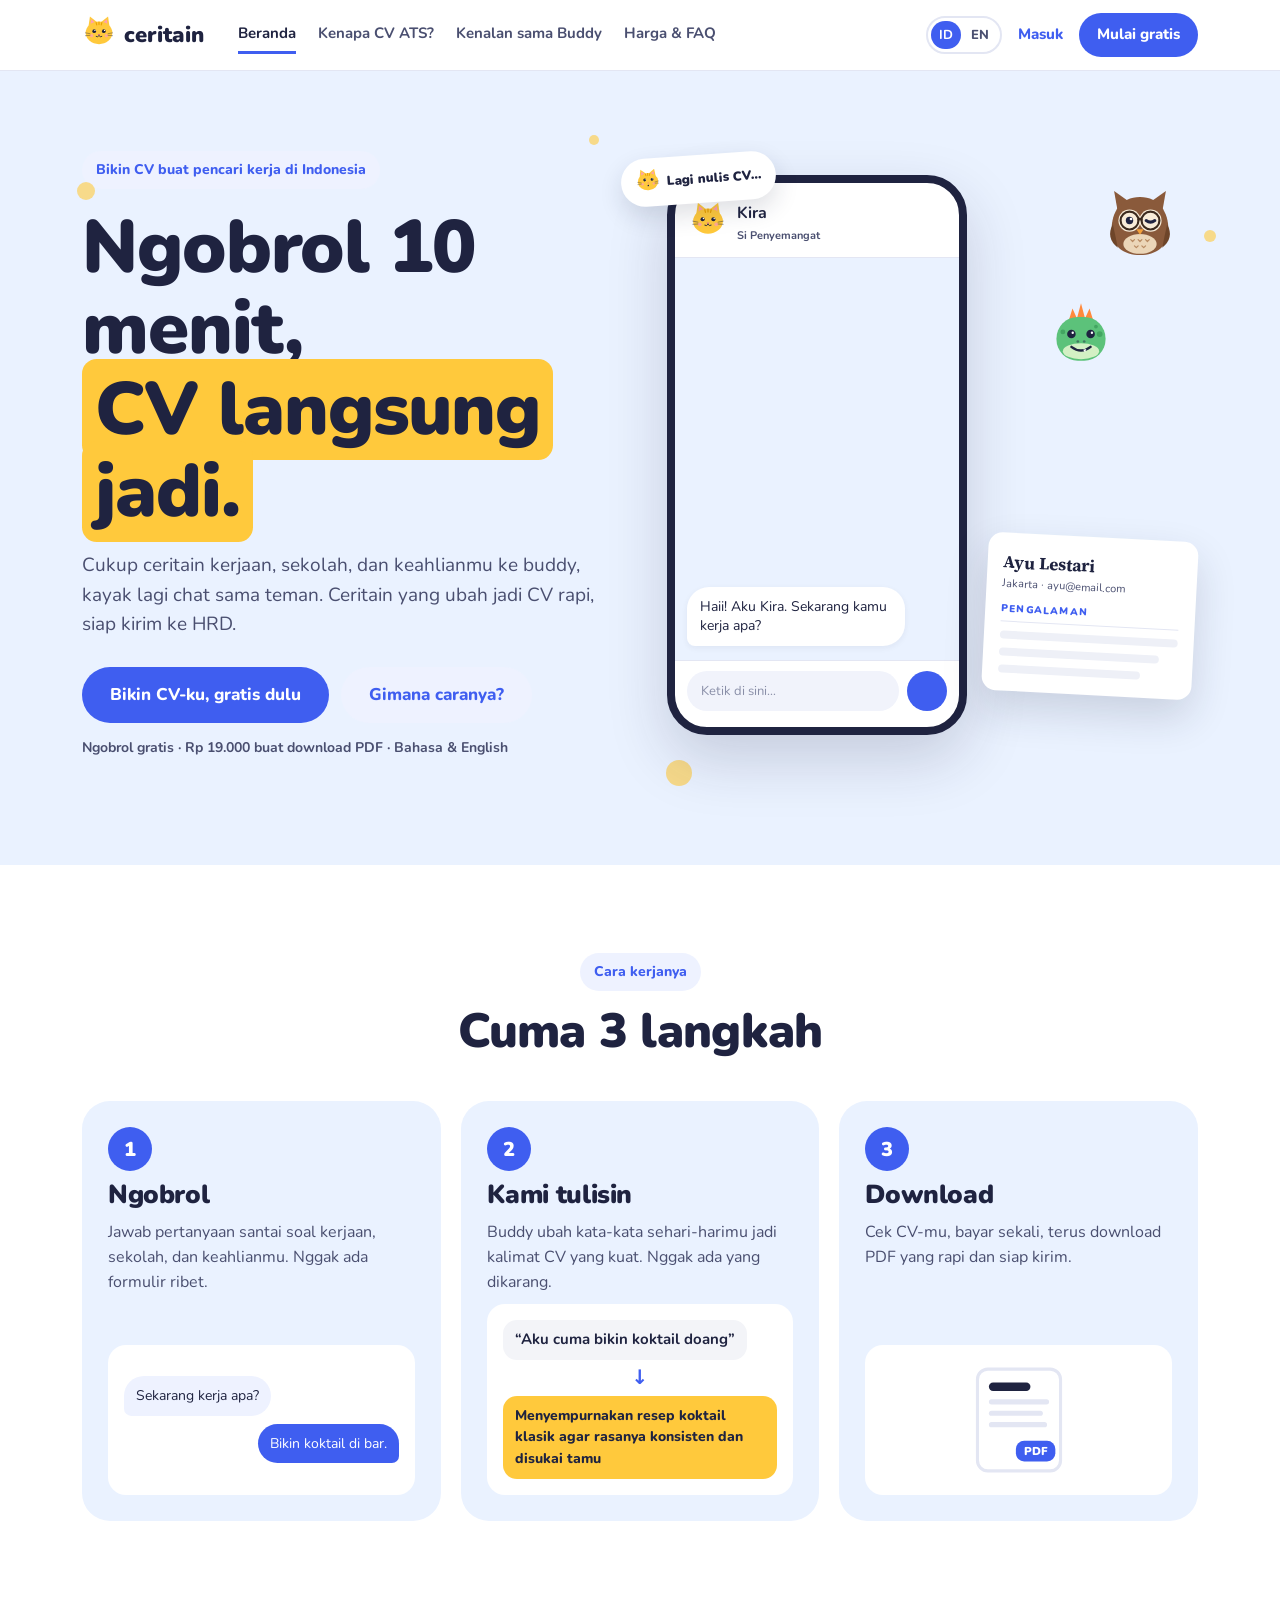
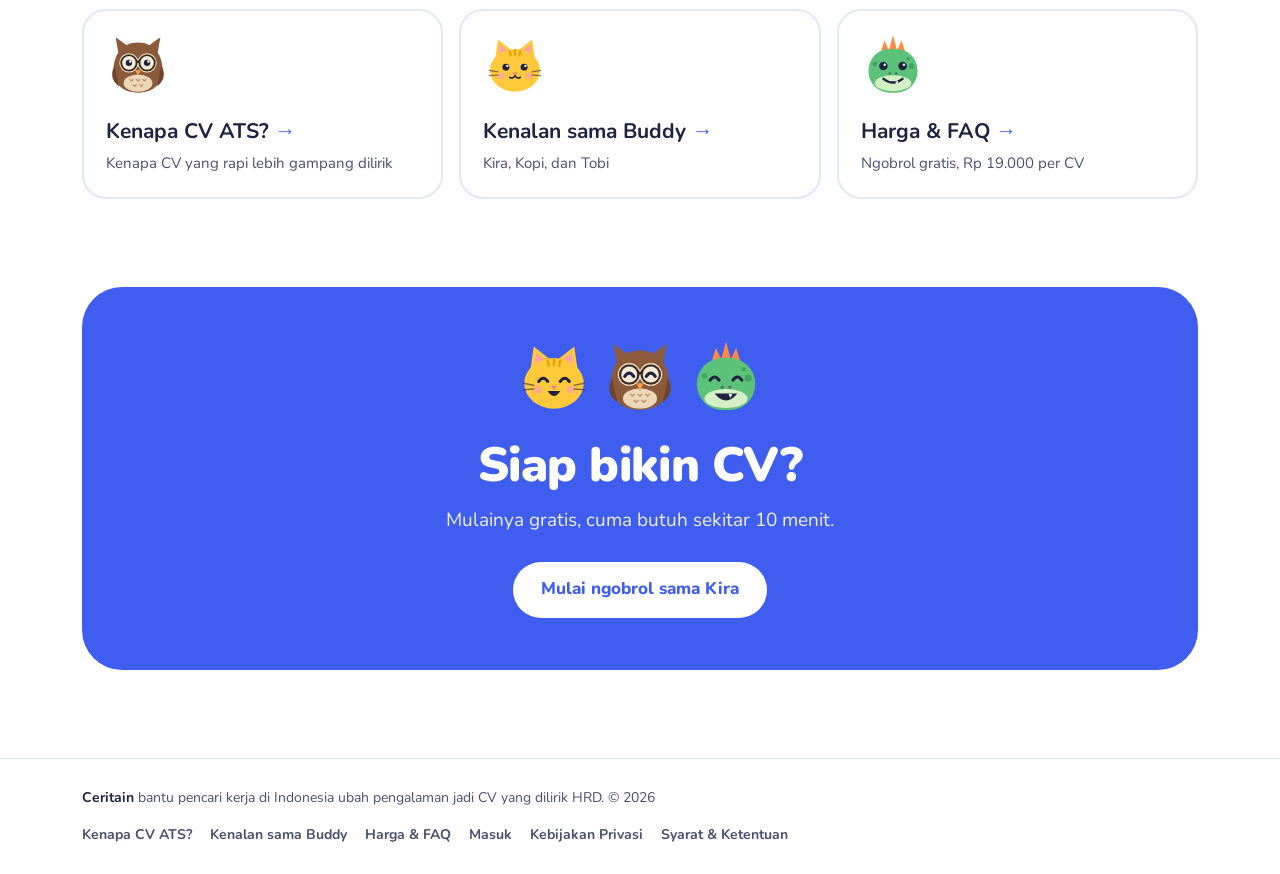
<file: index.html>
<!doctype html>
<html lang="id">
<head>
<meta charset="utf-8">
<meta name="viewport" content="width=device-width, initial-scale=1">
<title>Ceritain · Ngobrol 10 menit, CV langsung jadi</title>
<meta name="t-title" content="home.title">
<meta name="description" content="Ceritain ubah obrolan santai jadi CV rapi yang ramah ATS. Pilih buddy, ceritain pengalamanmu, download CV-nya.">
<link rel="icon" href="data:image/svg+xml,%3Csvg xmlns='http://www.w3.org/2000/svg' viewBox='0 0 120 120'%3E%3Cpath d='M22 54 L28 12 L56 34 Z M98 54 L92 12 L64 34 Z' fill='%23FFC93C'/%3E%3Cellipse cx='60' cy='70' rx='47' ry='40' fill='%23FFC93C'/%3E%3Ccircle cx='43' cy='64' r='7' fill='%231F2340'/%3E%3Ccircle cx='77' cy='64' r='7' fill='%231F2340'/%3E%3Cpath d='M55 74 H65 L60 80 Z' fill='%23F07A8E'/%3E%3C/svg%3E">
<link rel="preconnect" href="https://fonts.googleapis.com">
<link rel="stylesheet" href="https://fonts.googleapis.com/css2?family=Nunito:wght@400;600;700;800;900&family=Fraunces:opsz,wght@9..144,600;9..144,800&family=Bricolage+Grotesque:opsz,wght@12..96,600;12..96,800&family=Source+Serif+4:opsz,wght@8..60,400;8..60,700&display=swap">
<link rel="stylesheet" href="/lib/site.css">
<script src="/lib/i18n.js"></script>
<script src="/lib/buddies.js"></script>
<style>
  /* Hero */
  .hero{background:var(--bg);padding:64px 0 90px;position:relative;overflow:hidden;transition:background .4s}
  .hero .wrap{display:flex;flex-wrap:wrap;align-items:center;gap:48px}
  .hero-text{flex:1 1 440px;min-width:0}
  .hero h1{font-size:clamp(42px,6.2vw,74px);font-weight:900;margin:18px 0}
  .hero .ctas{display:flex;flex-wrap:wrap;gap:12px;margin-top:28px}
  .hero .fine{margin-top:14px;font-size:14px;font-weight:700;color:var(--muted)}
  .hero-demo{flex:1 1 440px;min-width:0;display:flex;justify-content:center;align-items:center;position:relative;min-height:640px}
  .dots-deco{position:absolute;inset:0;pointer-events:none}
  .dots-deco span{position:absolute;border-radius:50%;background:var(--pop);opacity:.6}
  .floaty{position:absolute;z-index:1}
  .demo-row{display:flex;align-items:flex-end;gap:18px;margin:0;position:relative}
  .phone{width:300px;height:560px;background:#fff;border-radius:40px;box-shadow:0 24px 60px rgba(31,35,64,.18);border:8px solid #1F2340;display:flex;flex-direction:column;overflow:hidden;position:relative;z-index:2}
  .ph-head{display:flex;align-items:center;gap:10px;padding:16px 14px 12px;border-bottom:1px solid var(--line)}
  .ph-head b{font-family:var(--head);font-size:16px}
  .ph-head small{display:block;font-size:11px;color:var(--muted);font-weight:700}
  .ph-msgs{flex:1;background:var(--bg);padding:14px 12px;display:flex;flex-direction:column;justify-content:flex-end;gap:9px;overflow:hidden;transition:background .4s}
  @keyframes pop{from{opacity:0;transform:translateY(8px) scale(.97)}to{opacity:1;transform:none}}
  @keyframes blink{50%{opacity:1}}
  .b{max-width:84%;padding:10px 13px;font-size:14px;line-height:1.4;animation:pop .3s ease-out}
  .b.bot{align-self:flex-start;background:#fff;border-radius:var(--bub);border:var(--bd);box-shadow:var(--sh)}
  .b.me{align-self:flex-end;background:var(--accent);color:#fff;border-radius:var(--me);border:var(--bd)}
  .b.note{align-self:flex-start;background:var(--pop);color:var(--pop-ink);border-radius:12px;font-size:12.5px;font-weight:800}
  .typing{align-self:flex-start;background:#fff;border-radius:18px;padding:12px 14px;display:flex;gap:4px}
  .typing i{width:7px;height:7px;border-radius:50%;background:var(--accent);opacity:.35;animation:blink 1s infinite}
  .typing i:nth-child(2){animation-delay:.15s}.typing i:nth-child(3){animation-delay:.3s}
  .ph-input{display:flex;gap:8px;padding:10px 12px 16px;border-top:1px solid var(--line)}
  .ph-input span{flex:1;height:40px;border-radius:20px;background:#F1F3FB;font-size:13px;color:#8A8FA8;display:flex;align-items:center;padding:0 14px}
  .ph-input i{width:40px;height:40px;border-radius:50%;background:var(--accent)}
  .cv-card{position:relative;flex:none;align-self:flex-end;margin-bottom:40px;width:210px;background:#fff;border-radius:14px;box-shadow:0 18px 40px rgba(31,35,64,.16);padding:16px 16px 18px;font-family:'Source Serif 4',serif;z-index:3;transform:rotate(3deg)}
  .cv-card .nm{font-weight:700;font-size:17px}
  .cv-card .hd{font-family:'Nunito',sans-serif;font-size:10px;font-weight:900;letter-spacing:.12em;color:var(--accent);margin-top:10px;border-bottom:1px solid var(--line);padding-bottom:3px}
  .cv-card .ln{font-size:12px;line-height:1.45;margin-top:5px;min-height:17px}
  .cv-card .ln.ph{height:8px;min-height:0;border-radius:4px;background:#EEF0F7;margin-top:9px}
  .cv-card .ln.new{animation:pop .4s ease-out}
  .ready-badge{position:absolute;left:-46px;top:-20px;background:#fff;border-radius:999px;padding:8px 14px;font-weight:900;font-size:13px;box-shadow:0 10px 24px rgba(31,35,64,.14);z-index:3;display:flex;align-items:center;gap:6px;transform:rotate(-4deg)}
  @media (max-width:620px){
    .demo-row{flex-direction:column;align-items:center} .cv-card{width:260px;margin:0;align-self:center;transform:rotate(-1.5deg)}
    .ready-badge{left:-6px;top:-18px} .hero-demo{min-height:560px} .phone{width:290px;height:540px} .floaty,.dots-deco{display:none}
  }

  /* 3 steps */
  .three{display:grid;grid-template-columns:repeat(3,minmax(0,1fr));gap:20px;margin-top:44px}
  .s3{background:var(--bg);border-radius:28px;padding:26px;display:flex;flex-direction:column;gap:10px;transition:background .4s}
  .s3-num{width:44px;height:44px;border-radius:50%;background:var(--accent);color:#fff;font-weight:900;font-size:20px;display:flex;align-items:center;justify-content:center}
  .s3 h3{font-size:26px}
  .s3 p{margin:0;color:var(--muted);font-size:16px}
  .s3-art{background:#fff;border-radius:18px;padding:16px;margin-top:auto;min-height:150px;display:flex;flex-direction:column;justify-content:center;gap:8px}
  .s3-art .mb{font-size:14px;padding:9px 12px;max-width:85%}
  .s3-art .mb.bot{align-self:flex-start;background:var(--soft);border-radius:var(--bub)}
  .s3-art .mb.me{align-self:flex-end;background:var(--accent);color:#fff;border-radius:var(--me)}
  .s3-art .say2{align-self:flex-start;font-weight:700;font-size:15px;background:#F3F4F8;border-radius:14px;padding:8px 12px}
  .s3-art .arrow{align-self:center;color:var(--accent);font-weight:900;font-size:20px;line-height:1}
  .s3-art .cvline{background:var(--pop);color:var(--pop-ink);font-weight:800;font-size:14px;border-radius:14px;padding:9px 12px}
  @media (max-width:860px){ .three{grid-template-columns:minmax(0,1fr)} }

  /* Explore links */
  .explore{display:grid;grid-template-columns:repeat(3,minmax(0,1fr));gap:16px}
  .ex{display:flex;flex-direction:column;align-items:flex-start;gap:4px;padding:22px;border-radius:24px;border:2px solid var(--line);text-decoration:none;color:var(--ink);transition:transform .15s,border-color .2s}
  .ex:hover{transform:translateY(-4px);border-color:var(--accent);color:var(--ink)}
  .ex b{font-family:var(--head);font-size:21px;margin-top:6px}
  .ex b::after{content:" →";color:var(--accent)}
  .ex .d{color:var(--muted);font-size:15px}
  @media (max-width:760px){ .explore{grid-template-columns:minmax(0,1fr)} }
</style>
</head>
<body>
<div id="siteNav"></div>

<main id="top">
  <header class="hero">
    <div class="dots-deco" aria-hidden="true">
      <span style="width:18px;height:18px;left:6%;top:14%"></span><span style="width:10px;height:10px;left:46%;top:8%"></span>
      <span style="width:26px;height:26px;left:52%;bottom:10%"></span><span style="width:12px;height:12px;right:5%;top:20%"></span>
    </div>
    <div class="wrap">
      <div class="hero-text">
        <span class="eyebrow" data-t="home.eyebrow"></span>
        <h1 data-t="home.h1"></h1>
        <p class="lead" data-t="home.lead"></p>
        <div class="ctas">
          <a class="btn startLink" href="/app" data-t="home.cta"></a>
          <a class="btn ghost" href="#how" data-t="home.cta2"></a>
        </div>
        <div class="fine" data-t="home.fine"></div>
      </div>

      <div class="hero-demo">
        <div class="floaty bob" style="right:4%;top:8%;animation-delay:-1s" id="floatA"></div>
        <div class="floaty bob" style="right:16%;top:26%;animation-delay:-2s" id="floatB"></div>
        <figure class="demo-row">
          <figcaption class="sr" data-t="home.demoCap"></figcaption>
          <div class="ready-badge" aria-hidden="true"><span id="badgeMascot"></span><span id="badgeText"></span></div>
          <div class="phone" aria-hidden="true">
            <div class="ph-head"><span id="phMascot"></span><div><b id="phName"></b><small id="phRole"></small></div></div>
            <div class="ph-msgs" id="phMsgs"></div>
            <div class="ph-input"><span data-t="home.typeHere"></span><i></i></div>
          </div>
          <div class="cv-card" aria-hidden="true">
            <div class="nm">Ayu Lestari</div>
            <div style="font-family:'Nunito',sans-serif;font-size:11px;color:var(--muted)">Jakarta · ayu@email.com</div>
            <div class="hd" data-t="home.cvExp"></div>
            <div class="ln ph" id="cv0"></div>
            <div class="ln ph" id="cv1" style="width:90%"></div>
            <div class="ln ph" id="cv2" style="width:80%"></div>
          </div>
        </figure>
      </div>
    </div>
  </header>

  <section id="how">
    <div class="wrap">
      <div class="center reveal">
        <span class="eyebrow" data-t="home.howEye"></span>
        <h2 style="margin-top:14px" data-t="home.howH"></h2>
      </div>
      <div class="three">
        <div class="s3 reveal">
          <div class="s3-num">1</div>
          <h3 data-t="home.s1h"></h3><p data-t="home.s1p"></p>
          <div class="s3-art"><div class="mb bot" data-t="home.s1a"></div><div class="mb me" data-t="home.s1b"></div></div>
        </div>
        <div class="s3 reveal">
          <div class="s3-num">2</div>
          <h3 data-t="home.s2h"></h3><p data-t="home.s2p"></p>
          <div class="s3-art"><div class="say2" data-t="home.s2a"></div><div class="arrow" aria-hidden="true">↓</div><div class="cvline" data-t="home.s2b"></div></div>
        </div>
        <div class="s3 reveal">
          <div class="s3-num">3</div>
          <h3 data-t="home.s3h"></h3><p data-t="home.s3p"></p>
          <div class="s3-art" style="align-items:center"><svg width="90" height="108" viewBox="0 0 86 104" aria-hidden="true"><rect x="3" y="3" width="80" height="98" rx="10" fill="#fff" stroke="#E3E6F3" stroke-width="3"/><rect x="14" y="16" width="40" height="8" rx="4" fill="#1F2340"/><rect x="14" y="32" width="58" height="5" rx="2.5" fill="#E3E6F3"/><rect x="14" y="43" width="52" height="5" rx="2.5" fill="#E3E6F3"/><rect x="14" y="54" width="56" height="5" rx="2.5" fill="#E3E6F3"/><rect x="40" y="72" width="38" height="20" rx="8" fill="var(--accent)"/><text x="59" y="86" text-anchor="middle" font-family="Nunito" font-weight="900" font-size="11" fill="#fff">PDF</text></svg></div>
        </div>
      </div>
    </div>
  </section>

  <section style="padding-top:0">
    <div class="wrap">
      <div class="explore">
        <a class="ex reveal" href="/why-ats"><span data-m="kopi happy 64"></span><b data-t="nav.why"></b><span class="d" data-t="home.ex1"></span></a>
        <a class="ex reveal" href="/buddies"><span data-m="kira happy 64"></span><b data-t="nav.buddies"></b><span class="d" data-t="home.ex2"></span></a>
        <a class="ex reveal" href="/pricing"><span data-m="tobi happy 64"></span><b data-t="nav.pricing"></b><span class="d" data-t="home.ex3"></span></a>
      </div>
    </div>
  </section>

  <section class="final">
    <div class="wrap">
      <div class="final-box reveal">
        <div class="wave" id="wave"></div>
        <h2 data-t="home.finalH"></h2>
        <p data-t="home.finalP"></p>
        <a class="btn startLink" href="/app" id="finalCta"></a>
      </div>
    </div>
  </section>
</main>

<div id="siteFooter"></div>

<script>
I18N.add({
  id: {
    "home.title": "Ceritain · Ngobrol 10 menit, CV langsung jadi",
    "home.eyebrow": "Bikin CV buat pencari kerja di Indonesia",
    "home.h1": "Ngobrol 10 menit,<br><mark>CV langsung jadi.</mark>",
    "home.lead": "Cukup ceritain kerjaan, sekolah, dan keahlianmu ke buddy, kayak lagi chat sama teman. Ceritain yang ubah jadi CV rapi, siap kirim ke HRD.",
    "home.cta": "Bikin CV-ku, gratis dulu", "home.cta2": "Gimana caranya?",
    "home.fine": "Ngobrol gratis · {price} buat download PDF · Bahasa &amp; English",
    "home.demoCap": "Contoh: kamu cerita soal kerjaanmu, dan tiap jawaban jadi satu baris di CV.",
    "home.typeHere": "Ketik di sini…", "home.cvExp": "PENGALAMAN",
    "home.howEye": "Cara kerjanya", "home.howH": "Cuma 3 langkah",
    "home.s1h": "Ngobrol", "home.s1p": "Jawab pertanyaan santai soal kerjaan, sekolah, dan keahlianmu. Nggak ada formulir ribet.",
    "home.s1a": "Sekarang kerja apa?", "home.s1b": "Bikin koktail di bar.",
    "home.s2h": "Kami tulisin", "home.s2p": "Buddy ubah kata-kata sehari-harimu jadi kalimat CV yang kuat. Nggak ada yang dikarang.",
    "home.s2a": "“Aku cuma bikin koktail doang”", "home.s2b": "Menyempurnakan resep koktail klasik agar rasanya konsisten dan disukai tamu",
    "home.s3h": "Download", "home.s3p": "Cek CV-mu, bayar sekali, terus download PDF yang rapi dan siap kirim.",
    "home.ex1": "Kenapa CV yang rapi lebih gampang dilirik", "home.ex2": "Kira, Kopi, dan Tobi", "home.ex3": "Ngobrol gratis, {price} per CV",
    "home.finalH": "Siap bikin CV?", "home.finalP": "Mulainya gratis, cuma butuh sekitar 10 menit.",
    "home.finalCta": "Mulai ngobrol sama {name}",
    "home.badgeWriting": "Lagi nulis CV…", "home.badgeDone": "CV jadi!", "home.added": "+ Masuk ke CV",
  },
  en: {
    "home.title": "Ceritain · Chat for 10 minutes, get a job-ready CV",
    "home.eyebrow": "CV maker for job seekers in Indonesia",
    "home.h1": "Chat for 10 minutes.<br>Get a <mark>job&#8209;ready CV.</mark>",
    "home.lead": "Tell a friendly buddy about your work, school and skills, like texting a friend. Ceritain turns it into a professional CV you can send to employers.",
    "home.cta": "Make my CV, it's free to start", "home.cta2": "How it works",
    "home.fine": "Free to chat · {price} to download the PDF · English &amp; Bahasa",
    "home.demoCap": "Example: you chat about your job, and each answer becomes a line on your CV.",
    "home.typeHere": "Type here…", "home.cvExp": "EXPERIENCE",
    "home.howEye": "How it works", "home.howH": "3 simple steps",
    "home.s1h": "Chat", "home.s1p": "Answer easy questions about your work, school and skills. No forms, no blank page.",
    "home.s1a": "What do you do right now?", "home.s1b": "I make cocktails at a bar.",
    "home.s2h": "We write it", "home.s2p": "Your buddy turns your everyday words into strong CV lines. Nothing made up.",
    "home.s2a": "“I just make cocktails lol”", "home.s2b": "Refined classic cocktail recipes to improve consistency and guest appeal",
    "home.s3h": "Download", "home.s3p": "Check your CV, pay once, and download a clean PDF ready to send.",
    "home.ex1": "Why a clean CV gets you found", "home.ex2": "Kira, Kopi and Tobi", "home.ex3": "Free to chat, {price} per CV",
    "home.finalH": "Ready to make your CV?", "home.finalP": "It's free to start and takes about 10 minutes.",
    "home.finalCta": "Start chatting with {name}",
    "home.badgeWriting": "Writing your CV…", "home.badgeDone": "CV ready!", "home.added": "+ Added to your CV",
  },
});

/* Demo chat, per buddy and language */
const DEMO = {
  id: {
    kira: ["Haii! Aku Kira. Sekarang kamu kerja apa?", "Wah keren! Ada satu hal yang pernah kamu bikin lebih baik di sana?", "Pelanggan jadi nunggu lebih sebentar? Kira-kira aja nggak papa!", "Mantap banget! CV kamu udah jadi!"],
    kopi: ["Halo, aku Kopi. Lagi sibuk kerja apa nih belakangan?", "Menarik. Ada hal yang pernah kamu ubah jadi lebih baik?", "Terus, itu ngebantu pelanggan gimana?", "Keren. CV kamu udah siap."],
    tobi: ["YO! Tobi di sini. Pertama: kamu kerja apa?", "Gas! Apa yang pernah kamu bikin lebih oke?", "Tebak aja: jadi lebih cepet berapa?", "GG! CV kamu jadi!"],
    user: ["Aku barista di kafe kecil.", "Aku bikin cara pesan online yang lebih cepet.", "Mungkin lebih cepet 5 menit per pesanan."],
    notes: ["Barista · Kedai Senja, Jakarta", "Membuat alur pemesanan online yang lebih cepat", "Mempercepat waktu tunggu pesanan online sekitar 5 menit"],
  },
  en: {
    kira: ["Hiii! I'm Kira. What do you do right now?", "Ooh nice! What's one thing you made better there?", "Did customers wait less? A guess is fine!", "Wah, amazing! Your CV is ready!"],
    kopi: ["Hi, I'm Kopi. What does your work look like these days?", "Interesting. What's something you changed for the better?", "And how did that help your customers?", "Nice work. Your CV is ready."],
    tobi: ["YO! Tobi here. First up: what's your job?", "Nice! What did you make better?", "Take a guess: how much faster?", "GG! Your CV is ready!"],
    user: ["I'm a barista at a small café.", "I set up a quicker way to take online orders.", "Maybe 5 minutes faster per order."],
    notes: ["Barista · Kedai Senja, Jakarta", "Set up a faster online ordering flow", "Cut online order wait times by about 5 minutes"],
  },
};
</script>
<script src="/lib/site.js"></script>
<script>
const { BUDDIES, mascot } = window.StoryBuddies;
const $ = (id) => document.getElementById(id);
const reduce = matchMedia("(prefers-reduced-motion: reduce)").matches;
let timers = [];
const later = (ms, fn) => timers.push(setTimeout(fn, ms));

function decorate(){
  const id = StorySite.current, others = Object.keys(BUDDIES).filter((k) => k !== id);
  $("floatA").innerHTML = mascot(others[0], "wink", 74);
  $("floatB").innerHTML = mascot(others[1], "happy", 64);
  $("finalCta").textContent = I18N.t("home.finalCta", { name: BUDDIES[id].name });
}
function restartDemo(){
  timers.forEach(clearTimeout); timers = [];
  const cur = StorySite.current, L = DEMO[I18N.lang], lines = L[cur], box = $("phMsgs");
  $("phMascot").innerHTML = mascot(cur, "happy", 38);
  $("phName").textContent = BUDDIES[cur].name; $("phRole").textContent = BUDDIES[cur].role;
  $("badgeMascot").innerHTML = mascot(cur, "think", 26); $("badgeText").textContent = I18N.t("home.badgeWriting");
  box.innerHTML = "";
  ["cv0","cv1","cv2"].forEach((id) => { const el = $(id); el.className = "ln ph"; el.textContent = ""; });
  const add = (cls, text) => { const d = document.createElement("div"); d.className = "b " + cls; d.textContent = text; box.appendChild(d); while (box.children.length > 7) box.firstChild.remove(); };
  const typing = () => { const d = document.createElement("div"); d.className = "typing"; d.innerHTML = "<i></i><i></i><i></i>"; box.appendChild(d); return d; };
  const fill = (i) => { const el = $("cv" + i); el.className = "ln new"; el.textContent = (i ? "• " : "") + L.notes[i]; };
  if (reduce){ add("bot", lines[0]); add("me", L.user[0]); add("note", I18N.t("home.added")); add("bot", lines[3]); [0,1,2].forEach(fill); $("badgeText").textContent = I18N.t("home.badgeDone"); return; }
  let t = 400;
  for (let i = 0; i < 3; i++){
    later(t, () => { const ty = typing(); later(900, () => { ty.remove(); add("bot", lines[i]); $("phMascot").innerHTML = mascot(cur, i ? "think" : "happy", 38); }); }); t += 1700;
    later(t, () => add("me", L.user[i])); t += 900;
    later(t, () => { add("note", I18N.t("home.added")); fill(i); $("phMascot").innerHTML = mascot(cur, "wink", 38); }); t += 1300;
  }
  later(t, () => { const ty = typing(); later(800, () => { ty.remove(); add("bot", lines[3]); $("phMascot").innerHTML = mascot(cur, "yay", 38); $("badgeMascot").innerHTML = mascot(cur, "yay", 26); $("badgeText").textContent = I18N.t("home.badgeDone"); }); });
  t += 4200;
  later(t, restartDemo);
}
document.addEventListener("buddychange", () => { decorate(); restartDemo(); });
document.addEventListener("langchange", () => { decorate(); restartDemo(); });
decorate(); restartDemo();
</script>
</body>
</html>
</file>
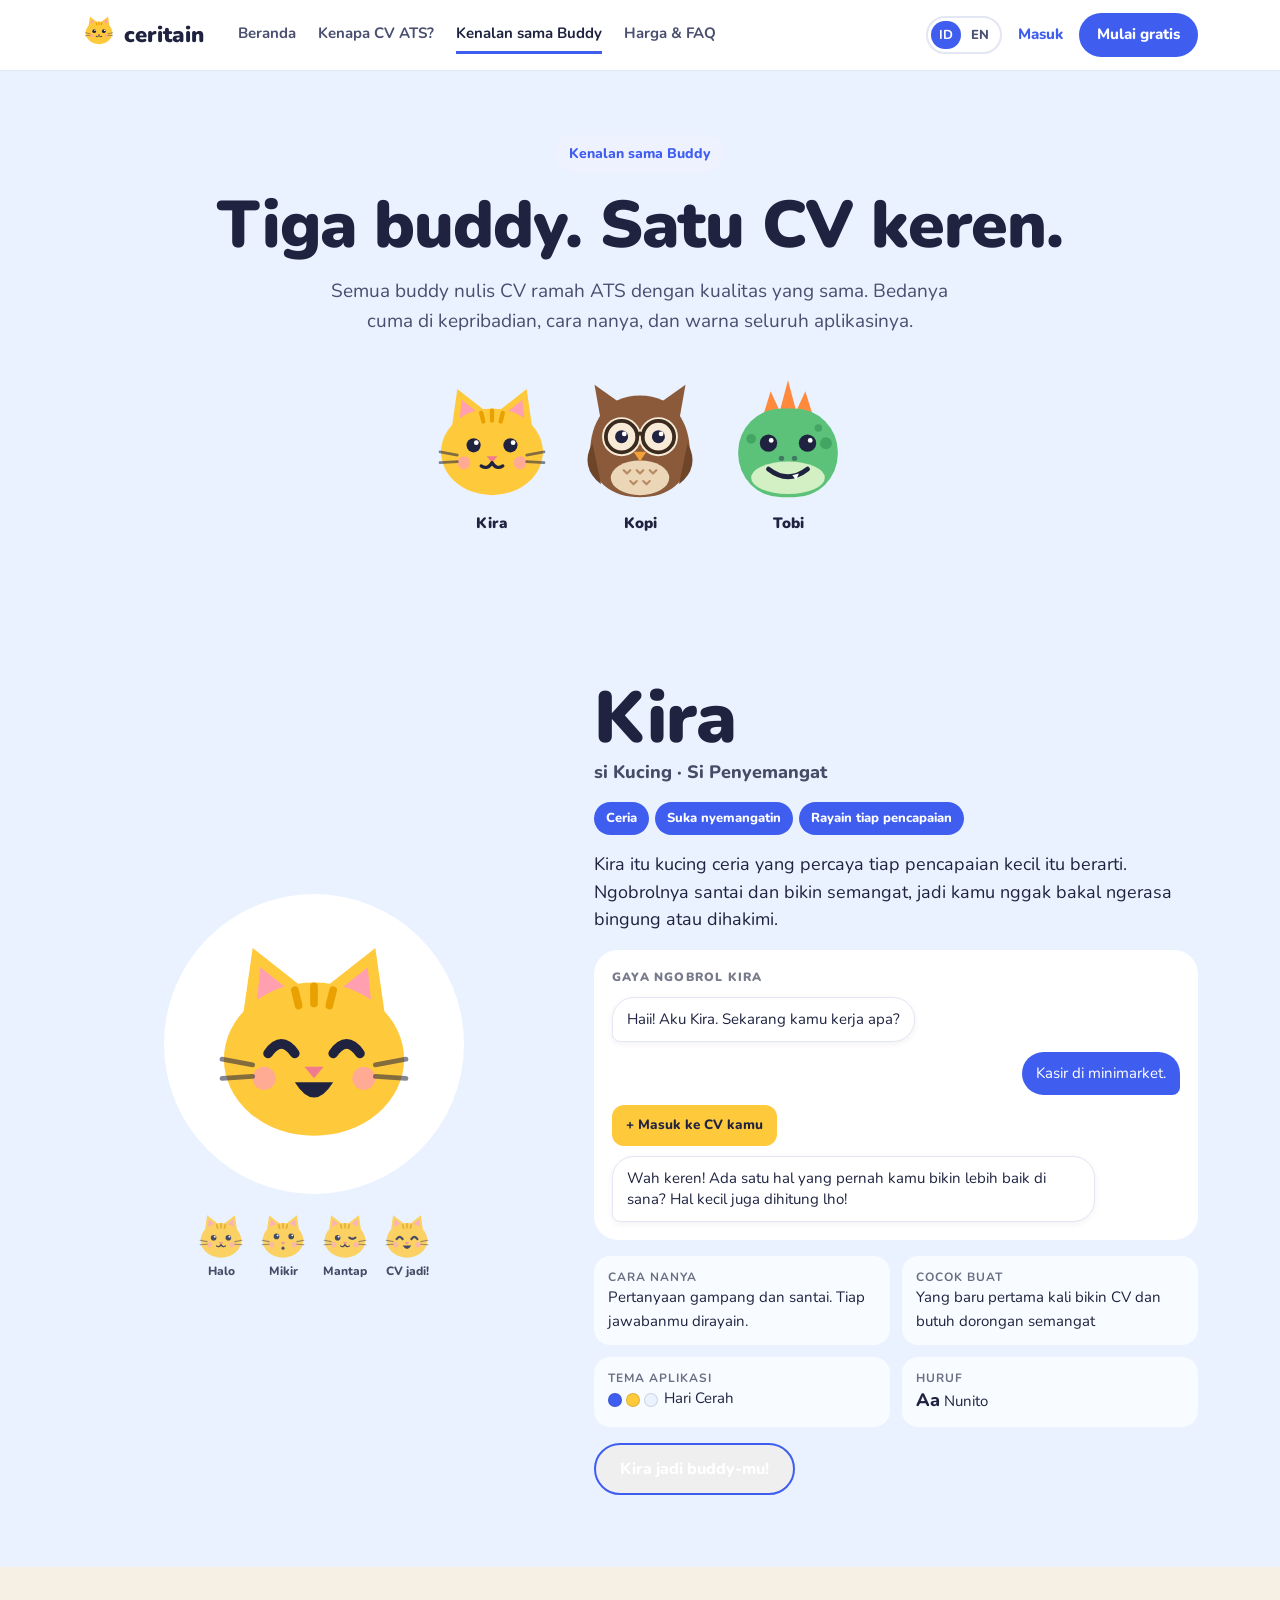
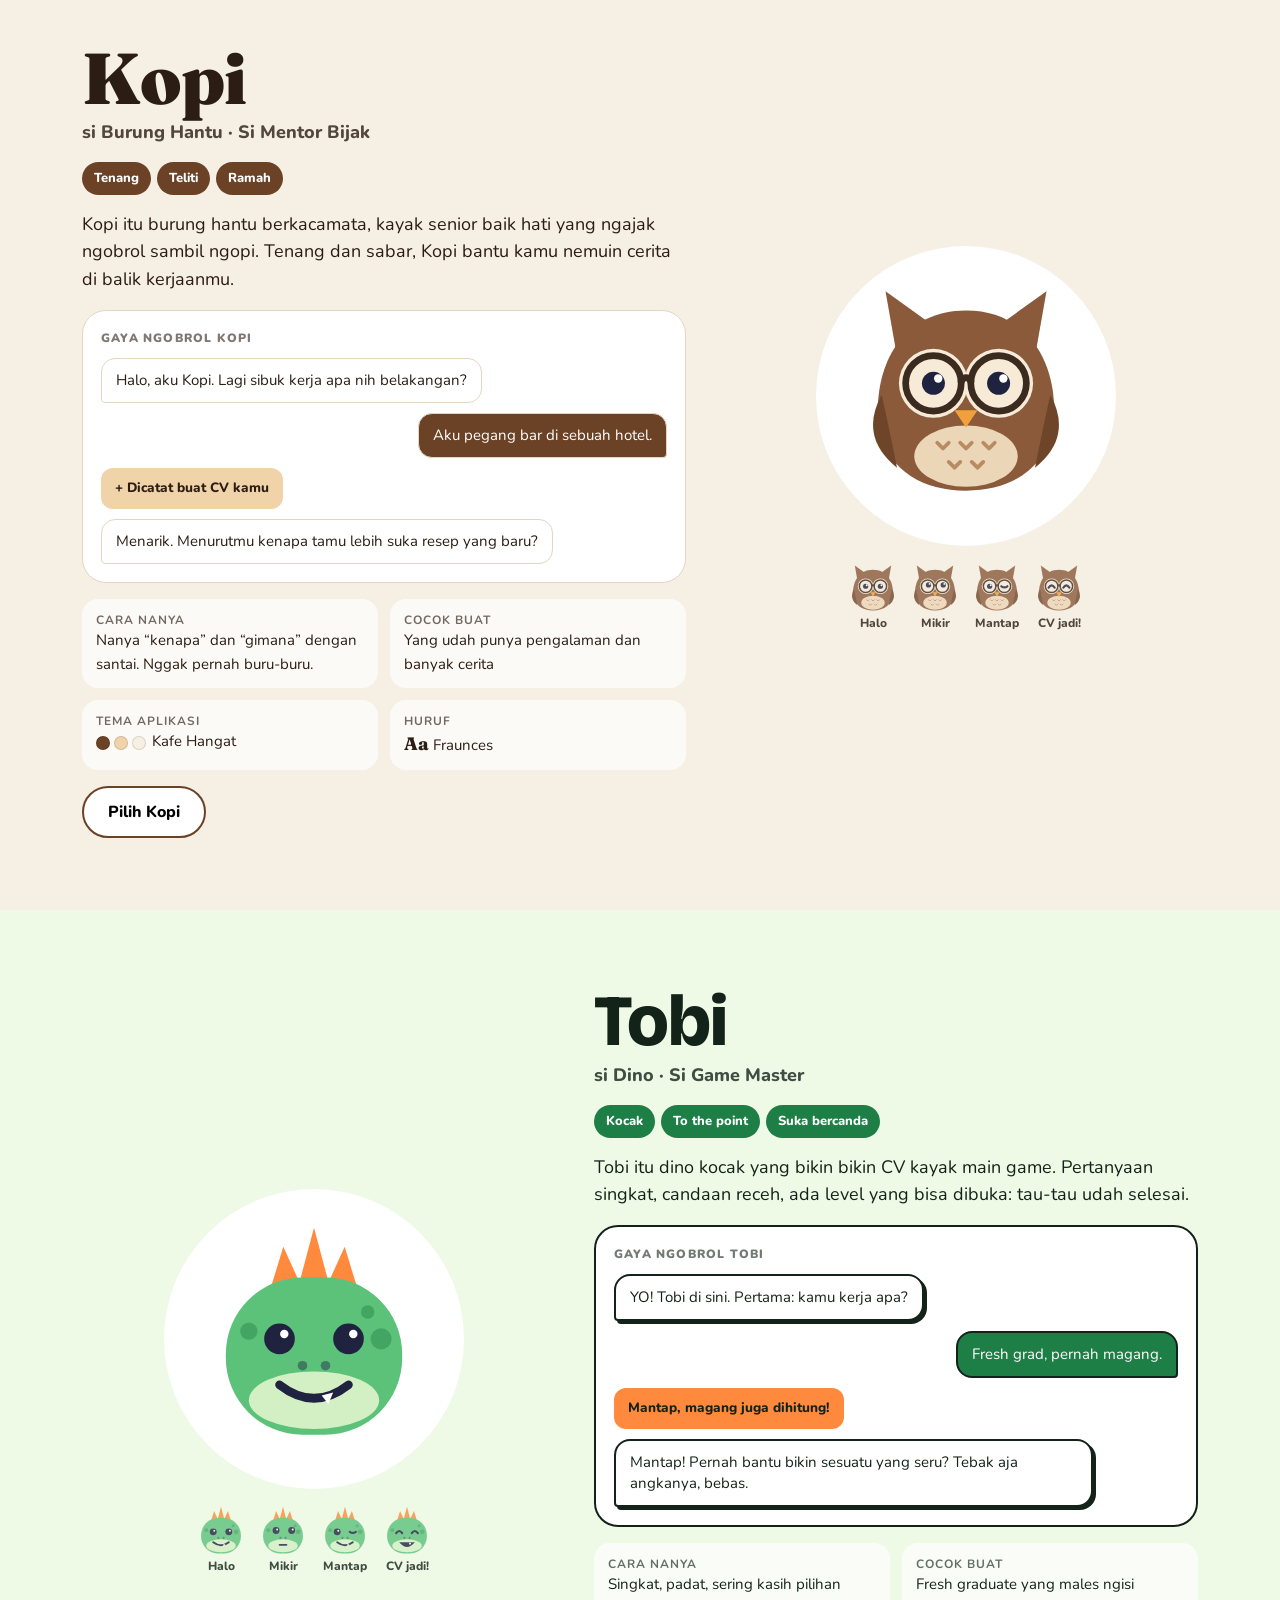
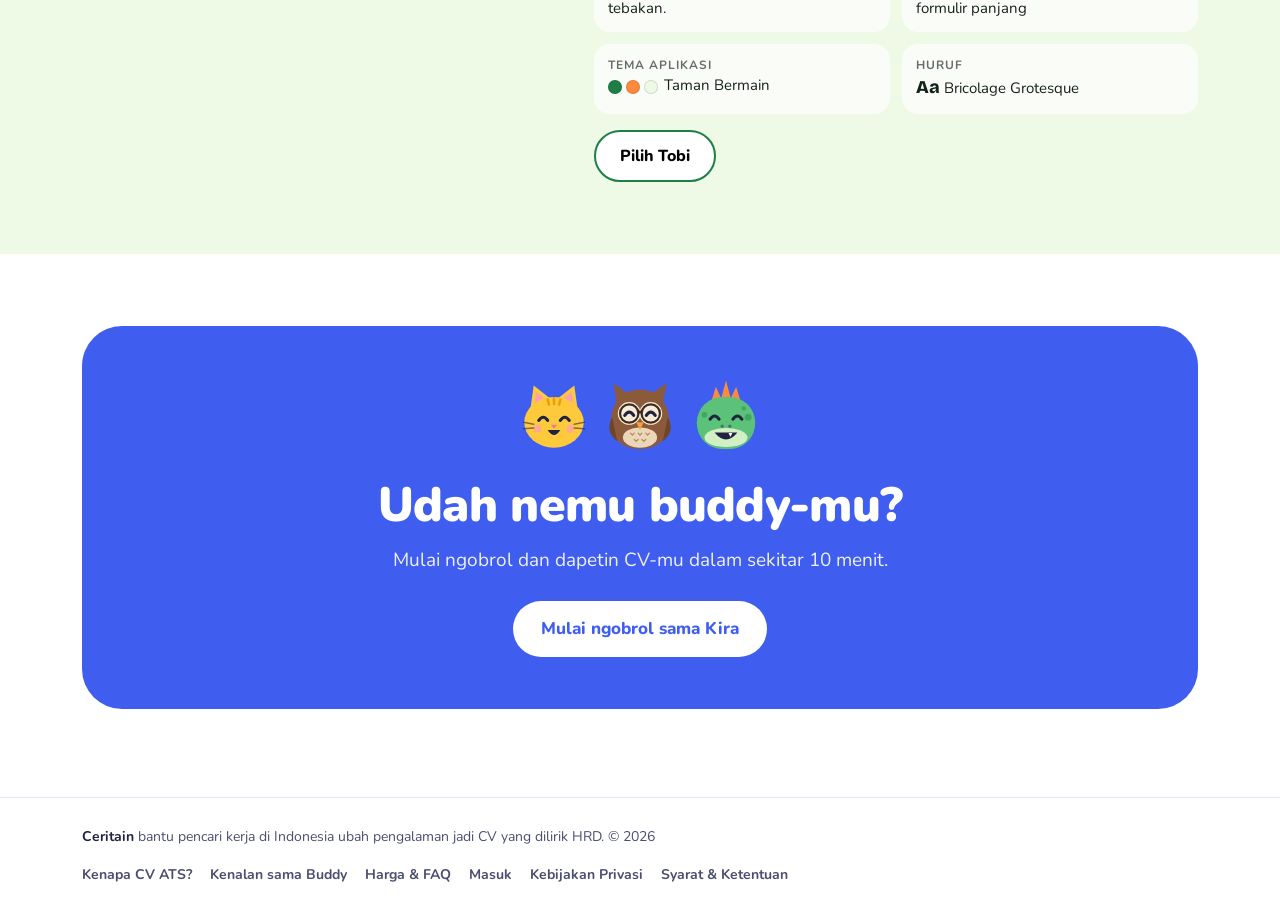
<file: buddies.html>
<!doctype html>
<html lang="id">
<head>
<meta charset="utf-8">
<meta name="viewport" content="width=device-width, initial-scale=1">
<title>Kenalan sama Buddy · Ceritain</title>
<meta name="t-title" content="bd.title">
<meta name="description" content="Kira si Kucing, Kopi si Burung Hantu, dan Tobi si Dino: tiga buddy, tiga kepribadian, tiga tampilan.">
<link rel="icon" href="data:image/svg+xml,%3Csvg xmlns='http://www.w3.org/2000/svg' viewBox='0 0 120 120'%3E%3Cpath d='M22 54 L28 12 L56 34 Z M98 54 L92 12 L64 34 Z' fill='%23FFC93C'/%3E%3Cellipse cx='60' cy='70' rx='47' ry='40' fill='%23FFC93C'/%3E%3Ccircle cx='43' cy='64' r='7' fill='%231F2340'/%3E%3Ccircle cx='77' cy='64' r='7' fill='%231F2340'/%3E%3Cpath d='M55 74 H65 L60 80 Z' fill='%23F07A8E'/%3E%3C/svg%3E">
<link rel="preconnect" href="https://fonts.googleapis.com">
<link rel="stylesheet" href="https://fonts.googleapis.com/css2?family=Nunito:wght@400;600;700;800;900&family=Fraunces:opsz,wght@9..144,600;9..144,800&family=Bricolage+Grotesque:opsz,wght@12..96,600;12..96,800&display=swap">
<link rel="stylesheet" href="/lib/site.css">
<script src="/lib/i18n.js"></script>
<script src="/lib/buddies.js"></script>
<style>
  .lineup{display:flex;justify-content:center;align-items:flex-end;gap:18px;flex-wrap:wrap}
  .lineup button{background:none;border:none;padding:0;display:flex;flex-direction:column;align-items:center;gap:6px;font-weight:900;color:var(--ink)}
  .lineup button span{font-size:15px}
  .bsec{padding:72px 0}
  .bsec .wrap{display:flex;flex-wrap:wrap;gap:48px;align-items:center}
  .bsec.flip .wrap{flex-direction:row-reverse}
  .bart{flex:1 1 320px;min-width:0;display:flex;flex-direction:column;align-items:center;gap:16px}
  .bart .stage{width:300px;max-width:100%;aspect-ratio:1;border-radius:50%;display:flex;align-items:center;justify-content:center}
  .moods{display:flex;gap:10px;flex-wrap:wrap;justify-content:center}
  .moods div{display:flex;flex-direction:column;align-items:center;font-size:12px;font-weight:800;opacity:.8}
  .binfo{flex:1 1 460px;min-width:0;display:flex;flex-direction:column;gap:16px}
  .binfo h2{font-size:clamp(44px,6vw,72px)}
  .role{font-weight:800;font-size:18px;opacity:.8}
  .traits{display:flex;flex-wrap:wrap;gap:6px}
  .traits span{font-size:13px;font-weight:800;padding:6px 12px;border-radius:999px;color:#fff}
  .chat{background:#fff;border-radius:24px;padding:18px;display:flex;flex-direction:column;gap:10px}
  .chat .lbl{font-size:12px;font-weight:900;letter-spacing:.1em;opacity:.6}
  .chat .b{max-width:85%;padding:11px 14px;font-size:15px;line-height:1.4}
  .chat .bot{align-self:flex-start}
  .chat .me{align-self:flex-end;color:#fff}
  .chat .note{align-self:flex-start;font-weight:800;font-size:13.5px;border-radius:12px}
  .facts{display:grid;grid-template-columns:repeat(2,minmax(0,1fr));gap:12px}
  .facts div{background:rgba(255,255,255,.7);border-radius:16px;padding:12px 14px;font-size:15px}
  .facts b{display:block;font-size:12px;letter-spacing:.08em;opacity:.65}
  .sw{display:inline-flex;gap:4px;vertical-align:middle;margin-right:6px}
  .sw i{width:14px;height:14px;border-radius:50%;display:inline-block;border:1.5px solid rgba(0,0,0,.12)}
  .pick{align-self:flex-start;min-height:52px;padding:0 24px;border-radius:999px;font-weight:800;font-size:16px}
  @media (max-width:560px){ .facts{grid-template-columns:minmax(0,1fr)} }
</style>
</head>
<body>
<div id="siteNav"></div>

<main>
  <header class="phero">
    <div class="wrap" style="flex-direction:column;text-align:center">
      <div class="txt" style="flex:none">
        <span class="eyebrow" data-t="nav.buddies"></span>
        <h1 data-t="bd.h1"></h1>
        <p class="lead" style="margin:0 auto" data-t="bd.lead"></p>
      </div>
      <div class="lineup" id="lineup"></div>
    </div>
  </header>

  <div id="buddyList"></div>

  <section class="final" style="padding-top:72px">
    <div class="wrap">
      <div class="final-box reveal">
        <div class="wave" id="wave"></div>
        <h2 data-t="bd.finalH"></h2>
        <p data-t="bd.finalP"></p>
        <a class="btn startLink" href="/app" id="finalCta">Start chatting</a>
      </div>
    </div>
  </section>
</main>

<div id="siteFooter"></div>

<script>
I18N.add({
  id: {
    "bd.title": "Kenalan sama Buddy · Ceritain",
    "bd.h1": "Tiga buddy. Satu CV keren.",
    "bd.lead": "Semua buddy nulis CV ramah ATS dengan kualitas yang sama. Bedanya cuma di kepribadian, cara nanya, dan warna seluruh aplikasinya.",
    "bd.finalH": "Udah nemu buddy-mu?", "bd.finalP": "Mulai ngobrol dan dapetin CV-mu dalam sekitar 10 menit.",
    "bd.talks": "GAYA NGOBROL {name}", "bd.asking": "CARA NANYA", "bd.best": "COCOK BUAT", "bd.theme": "TEMA APLIKASI", "bd.font": "HURUF",
    "bd.choose": "Pilih {name}", "bd.chosen": "{name} jadi buddy-mu!", "bd.cta": "Mulai ngobrol sama {name}",
    "m.happy": "Halo", "m.think": "Mikir", "m.wink": "Mantap", "m.yay": "CV jadi!",
  },
  en: {
    "bd.title": "Meet the buddies · Ceritain",
    "bd.h1": "Three buddies. One great CV.",
    "bd.lead": "Every buddy writes the same quality, ATS-friendly CV. What changes is the personality, the way they ask questions, and the colors of your whole app.",
    "bd.finalH": "Found your buddy?", "bd.finalP": "Start chatting and get your CV in about 10 minutes.",
    "bd.talks": "HOW {name} TALKS", "bd.asking": "ASKING STYLE", "bd.best": "BEST FOR", "bd.theme": "APP THEME", "bd.font": "FONT",
    "bd.choose": "Choose {name}", "bd.chosen": "{name} is your buddy!", "bd.cta": "Start chatting with {name}",
    "m.happy": "Hello", "m.think": "Thinking", "m.wink": "Nice one", "m.yay": "CV ready!",
  },
});
</script>
<script src="/lib/site.js"></script>
<script>
  const { BUDDIES, mascot } = window.StoryBuddies;
  const t = I18N.t;
  const INFO_ALL = {
    id: {
      kira: { about: "Kira itu kucing ceria yang percaya tiap pencapaian kecil itu berarti. Ngobrolnya santai dan bikin semangat, jadi kamu nggak bakal ngerasa bingung atau dihakimi.",
              asks: "Pertanyaan gampang dan santai. Tiap jawabanmu dirayain.", best: "Yang baru pertama kali bikin CV dan butuh dorongan semangat",
              chat: ["Haii! Aku Kira. Sekarang kamu kerja apa?", "Kasir di minimarket.", "+ Masuk ke CV kamu", "Wah keren! Ada satu hal yang pernah kamu bikin lebih baik di sana? Hal kecil juga dihitung lho!"] },
      kopi: { about: "Kopi itu burung hantu berkacamata, kayak senior baik hati yang ngajak ngobrol sambil ngopi. Tenang dan sabar, Kopi bantu kamu nemuin cerita di balik kerjaanmu.",
              asks: "Nanya “kenapa” dan “gimana” dengan santai. Nggak pernah buru-buru.", best: "Yang udah punya pengalaman dan banyak cerita",
              chat: ["Halo, aku Kopi. Lagi sibuk kerja apa nih belakangan?", "Aku pegang bar di sebuah hotel.", "+ Dicatat buat CV kamu", "Menarik. Menurutmu kenapa tamu lebih suka resep yang baru?"] },
      tobi: { about: "Tobi itu dino kocak yang bikin bikin CV kayak main game. Pertanyaan singkat, candaan receh, ada level yang bisa dibuka: tau-tau udah selesai.",
              asks: "Singkat, padat, sering kasih pilihan tebakan.", best: "Fresh graduate yang males ngisi formulir panjang",
              chat: ["YO! Tobi di sini. Pertama: kamu kerja apa?", "Fresh grad, pernah magang.", "Mantap, magang juga dihitung!", "Mantap! Pernah bantu bikin sesuatu yang seru? Tebak aja angkanya, bebas."] },
    },
    en: {
      kira: { about: "Kira is a cheerful cat who believes every small win counts. She keeps the chat light and encouraging, so you never feel stuck or judged.",
              asks: "Easy, open questions. Celebrates every answer.", best: "First-timers who need a confidence boost",
              chat: ["Hiii! I'm Kira. What do you do right now?", "I'm a cashier at a minimarket.", "+ Added to your CV", "Ooh nice! What's one thing you made better there? Even a tiny win counts!"] },
      kopi: { about: "Kopi is a wise owl with round glasses, like a kind senior over a cup of coffee. Calm and patient, Kopi helps you find the real story behind your work.",
              asks: "Relaxed “why” and “how” questions. Never rushes.", best: "Experienced workers with stories to tell",
              chat: ["Hi, I'm Kopi. What does your work look like these days?", "I manage the bar at a hotel.", "+ Noted for your CV", "Interesting. Why do you think guests liked the new recipes more?"] },
      tobi: { about: "Tobi is a playful little dino who turns your CV into a game. Short questions, quick jokes, levels to unlock: done before you know it.",
              asks: "Short, punchy questions. Offers quick guesses.", best: "Fresh grads who hate long forms",
              chat: ["YO! Tobi here. First up: what's your job?", "Fresh grad, did an internship.", "Nice, internships count!", "Big brain move! Did you help with anything cool? Guess a number, any number."] },
    },
  };
  const ids = Object.keys(BUDDIES);
  document.getElementById("lineup").innerHTML = ids.map((id, i) =>
    `<button type="button" class="bob wiggle" style="animation-delay:-${i}s" onclick="document.getElementById('b-${id}').scrollIntoView({behavior:'smooth'})">${mascot(id, "happy", 130)}<span>${BUDDIES[id].name}</span></button>`).join("");

  function render(){
    const cur = window.StorySite.current;
    document.getElementById("buddyList").innerHTML = ids.map((id, i) => {
      const b = BUDDIES[id], th = b.theme, x = INFO_ALL[I18N.lang][id], on = id === cur;
      const bot = `background:#fff;border:${th.bd === "0 solid transparent" ? "1.5px solid #E3E6F3" : th.bd};border-radius:${th.bub};box-shadow:${th.sh}`;
      return `<section class="bsec ${i % 2 ? "flip" : ""}" id="b-${id}" style="background:${th.bg};color:${th.popInk}">
        <div class="wrap">
          <div class="bart reveal">
            <div class="stage" style="background:#fff"><span class="bob">${mascot(id, on ? "yay" : "happy", 230)}</span></div>
            <div class="moods">${["happy","think","wink","yay"].map((m) => `<div>${mascot(id, m, 52)}${t("m." + m)}</div>`).join("")}</div>
          </div>
          <div class="binfo reveal">
            <div><h2 style="font-family:${th.head}">${b.name}</h2><div class="role">${b.animal} · ${b.role}</div></div>
            <div class="traits">${b.traits.map((tr) => `<span style="background:${th.accent}">${tr}</span>`).join("")}</div>
            <p style="margin:0;font-size:18px">${x.about}</p>
            <div class="chat" style="border:${th.bd}">
              <div class="lbl">${t("bd.talks", { name:b.name.toUpperCase() })}</div>
              <div class="b bot" style="${bot}">${x.chat[0]}</div>
              <div class="b me" style="background:${th.accent};border-radius:${th.me};border:${th.bd}">${x.chat[1]}</div>
              <div class="b note" style="background:${th.pop};color:${th.popInk}">${x.chat[2]}</div>
              <div class="b bot" style="${bot}">${x.chat[3]}</div>
            </div>
            <div class="facts">
              <div><b>${t("bd.asking")}</b>${x.asks}</div>
              <div><b>${t("bd.best")}</b>${x.best}</div>
              <div><b>${t("bd.theme")}</b><span class="sw"><i style="background:${th.accent}"></i><i style="background:${th.pop}"></i><i style="background:${th.bg}"></i></span>${b.themeName}</div>
              <div><b>${t("bd.font")}</b><span style="font-family:${th.head};font-weight:800;font-size:18px">Aa</span> ${th.head.split(",")[0].replace(/'/g, "")}</div>
            </div>
            <button class="pick" type="button" data-pick="${id}" aria-pressed="${on}" style="background:${on ? t.accent : "#fff"};color:${on ? "#fff" : t.accent};border:2px solid ${th.accent}">${on ? t("bd.chosen", { name:b.name }) : t("bd.choose", { name:b.name })}</button>
          </div>
        </div>
      </section>`;
    }).join("");
    document.querySelectorAll("[data-pick]").forEach((el) => el.addEventListener("click", () => window.StorySite.applyTheme(el.dataset.pick)));
    document.querySelectorAll("#buddyList .reveal").forEach((el) => el.classList.add("in"));
    document.getElementById("finalCta").textContent = t("bd.cta", { name: BUDDIES[cur].name });
  }
  document.addEventListener("buddychange", render);
  document.addEventListener("langchange", render);
  render();
</script>
</body>
</html>
</file>
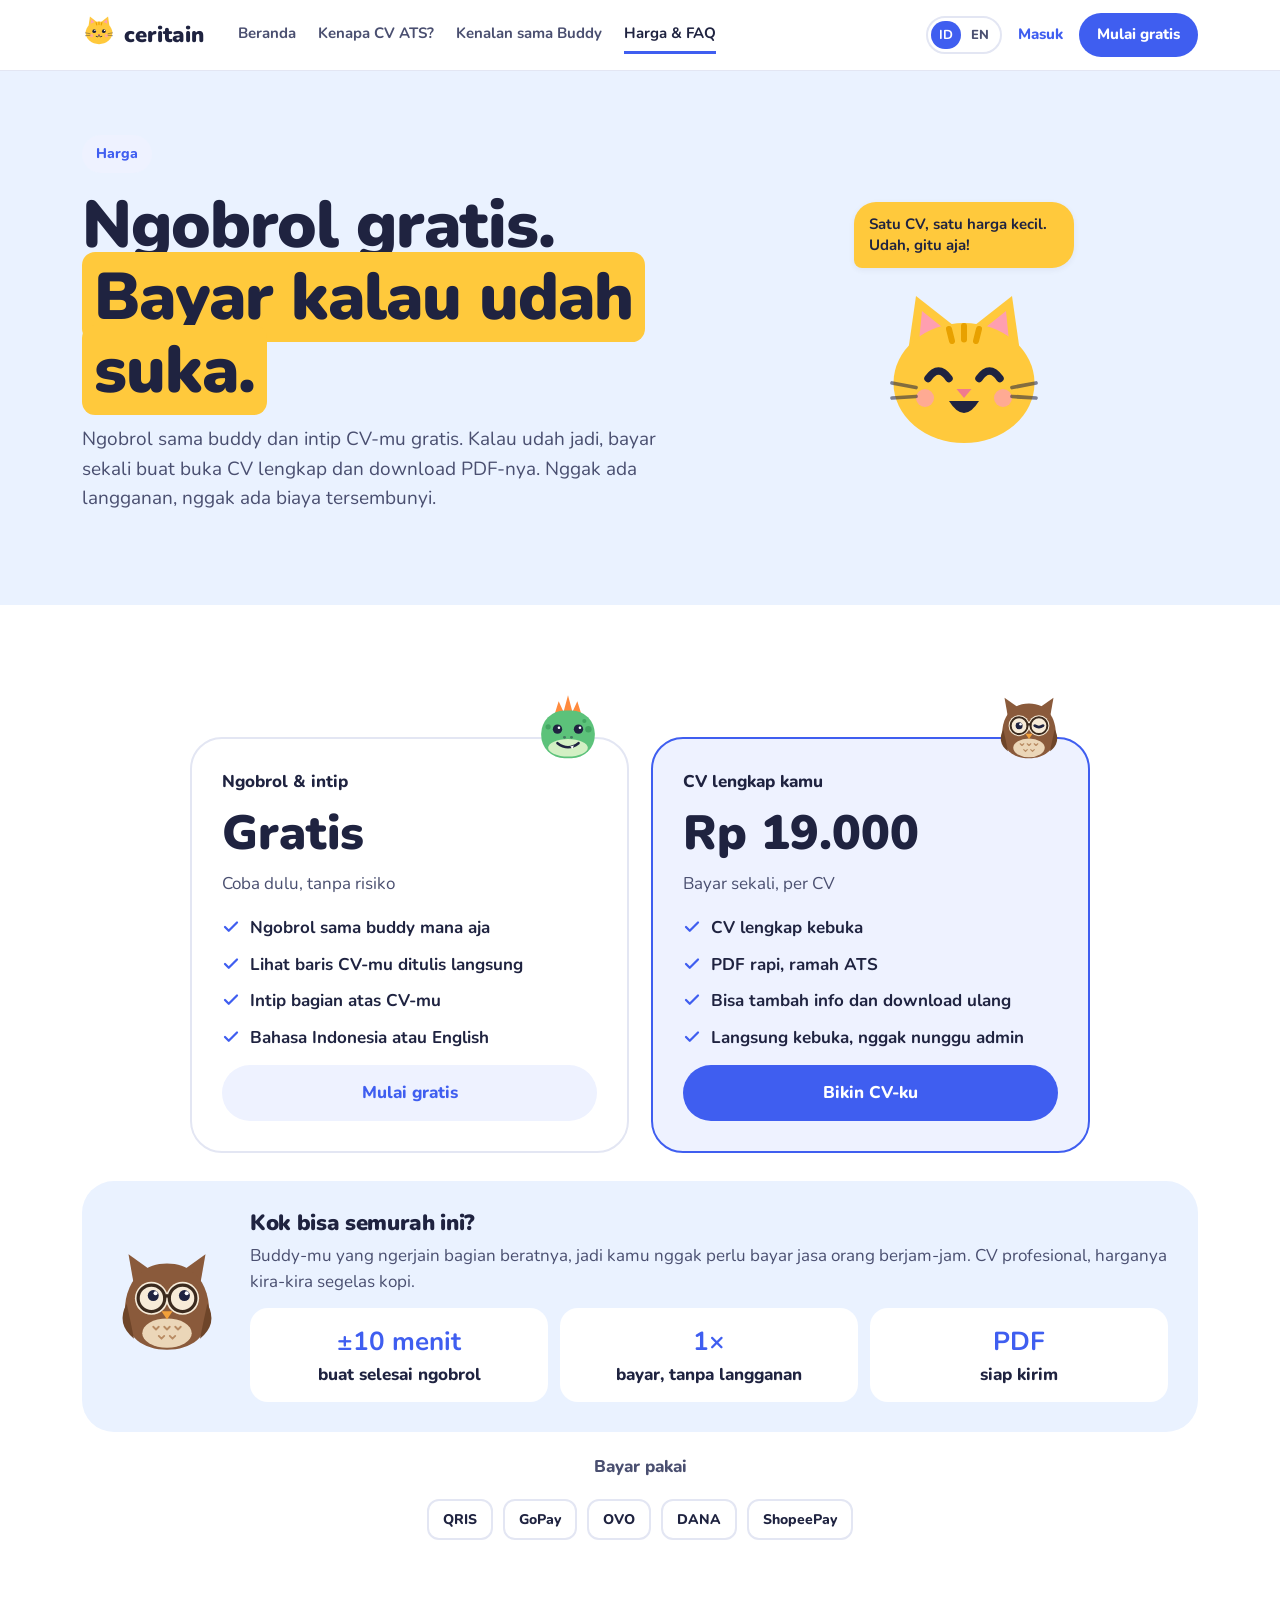
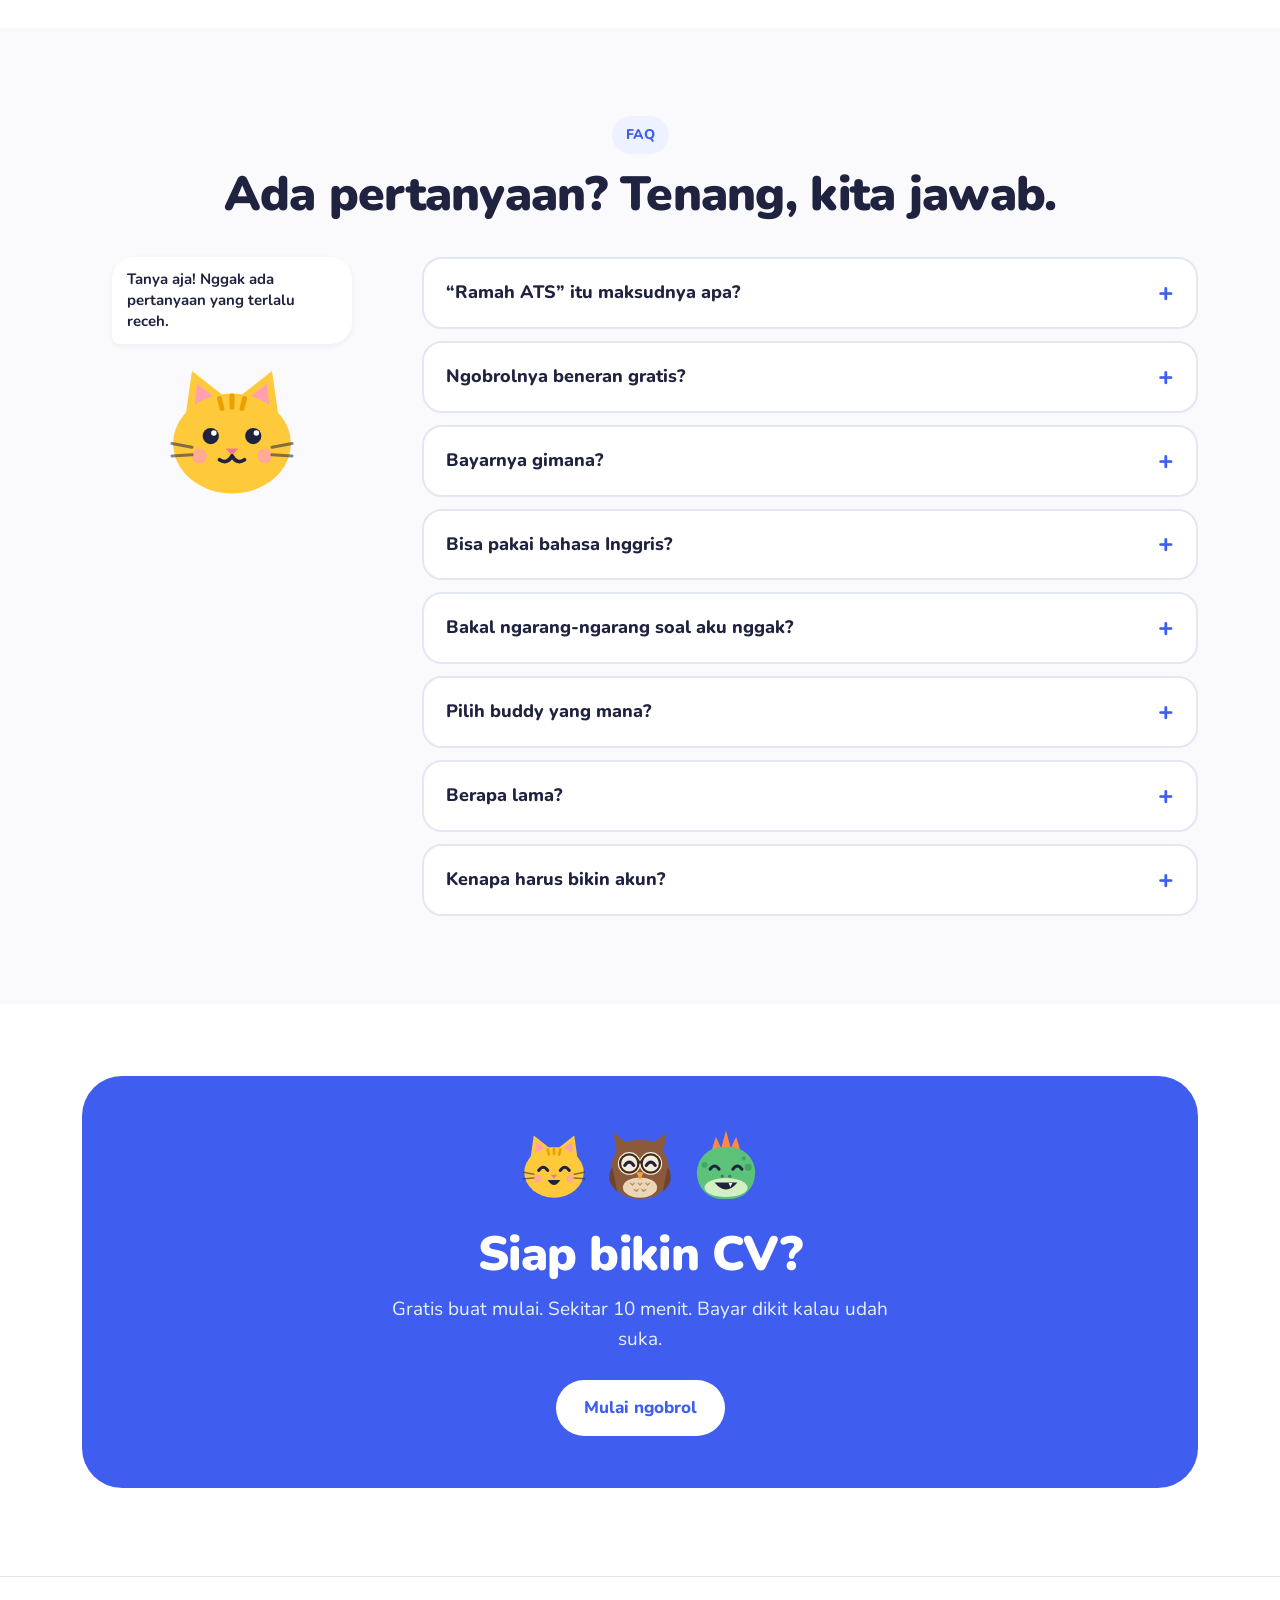
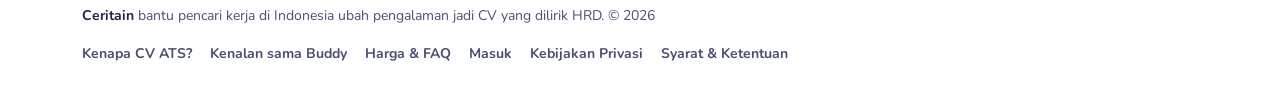
<file: pricing.html>
<!doctype html>
<html lang="id">
<head>
<meta charset="utf-8">
<meta name="viewport" content="width=device-width, initial-scale=1">
<title>Harga &amp; FAQ · Ceritain</title>
<meta name="t-title" content="p.title">
<meta name="description" content="Ngobrol gratis. Bayar sekali per CV buat download PDF ramah ATS. Tanpa langganan.">
<link rel="icon" href="data:image/svg+xml,%3Csvg xmlns='http://www.w3.org/2000/svg' viewBox='0 0 120 120'%3E%3Cpath d='M22 54 L28 12 L56 34 Z M98 54 L92 12 L64 34 Z' fill='%23FFC93C'/%3E%3Cellipse cx='60' cy='70' rx='47' ry='40' fill='%23FFC93C'/%3E%3Ccircle cx='43' cy='64' r='7' fill='%231F2340'/%3E%3Ccircle cx='77' cy='64' r='7' fill='%231F2340'/%3E%3Cpath d='M55 74 H65 L60 80 Z' fill='%23F07A8E'/%3E%3C/svg%3E">
<link rel="preconnect" href="https://fonts.googleapis.com">
<link rel="stylesheet" href="https://fonts.googleapis.com/css2?family=Nunito:wght@400;600;700;800;900&family=Fraunces:opsz,wght@9..144,600;9..144,800&family=Bricolage+Grotesque:opsz,wght@12..96,600;12..96,800&display=swap">
<link rel="stylesheet" href="/lib/site.css">
<script src="/lib/i18n.js"></script>
<script src="/lib/buddies.js"></script>
<style>
  .plans{display:grid;grid-template-columns:repeat(2,minmax(0,1fr));gap:22px;max-width:900px;margin:44px auto 0}
  .plan{border-radius:32px;padding:30px;border:2px solid var(--line);display:flex;flex-direction:column;gap:14px;position:relative;background:#fff}
  .plan.main{border-color:var(--accent);background:var(--soft);transition:background .4s}
  .plan .peek{position:absolute;top:-46px;right:24px}
  .plan .amt{font-family:var(--head);font-size:48px;font-weight:900;line-height:1}
  .plan ul{list-style:none;padding:0;margin:4px 0 0;display:flex;flex-direction:column;gap:10px}
  .plan li{display:flex;gap:10px;align-items:flex-start;font-weight:700}
  .plan li svg{flex:none;margin-top:3px;color:var(--accent)}
  .plan .btn{margin-top:auto}
  @media (max-width:760px){ .plans{grid-template-columns:minmax(0,1fr)} .plan .peek{top:-40px} }
  .compare{display:flex;flex-wrap:wrap;gap:28px;align-items:center;background:var(--bg);border-radius:32px;padding:30px;margin-top:28px;transition:background .4s}
  .compare .cbox{flex:1 1 360px;min-width:0}
  .vsrow{display:flex;gap:12px;flex-wrap:wrap;margin-top:12px}
  .vsrow div{flex:1 1 140px;background:#fff;border-radius:18px;padding:14px;text-align:center;font-weight:800}
  .vsrow div b{display:block;font-family:var(--head);font-size:26px;color:var(--accent)}
  .pay{display:flex;flex-wrap:wrap;gap:10px;justify-content:center;margin-top:18px}
  .pay span{background:#fff;border:2px solid var(--line);border-radius:12px;padding:8px 14px;font-weight:800;font-size:14px}
  .faqwrap{display:flex;flex-wrap:wrap;gap:40px;align-items:flex-start}
  .faqwrap .faq-list{flex:1 1 520px;min-width:0}
  .faqside{flex:0 1 300px;display:flex;flex-direction:column;align-items:center;gap:12px;position:sticky;top:110px}
  @media (max-width:860px){ .faqside{position:static} }
</style>
</head>
<body>
<div id="siteNav"></div>

<main>
  <header class="phero">
    <div class="wrap">
      <div class="txt">
        <span class="eyebrow" data-t="p.eye"></span>
        <h1 data-t="p.h1"></h1>
        <p class="lead" data-t="p.lead"></p>
      </div>
      <div class="art" aria-hidden="true">
        <div style="display:flex;flex-direction:column;align-items:center;gap:10px">
          <div class="say pop" style="max-width:220px" data-t="p.kira"></div>
          <span class="bob" data-m="kira yay 180"></span>
        </div>
      </div>
    </div>
  </header>

  <section>
    <div class="wrap">
      <div class="plans">
        <div class="plan reveal">
          <span class="peek" data-m="tobi happy 70" aria-hidden="true"></span>
          <div style="font-weight:800" data-t="p.freeName"></div>
          <div class="amt" data-t="price.free"></div>
          <div class="muted" data-t="p.freeSub"></div>
          <ul>
            <li><svg width="18" height="18" viewBox="0 0 24 24" fill="none" stroke="currentColor" stroke-width="3" stroke-linecap="round" stroke-linejoin="round"><path d="M20 6L9 17l-5-5"/></svg><span data-t="p.f1"></span></li>
            <li><svg width="18" height="18" viewBox="0 0 24 24" fill="none" stroke="currentColor" stroke-width="3" stroke-linecap="round" stroke-linejoin="round"><path d="M20 6L9 17l-5-5"/></svg><span data-t="p.f2"></span></li>
            <li><svg width="18" height="18" viewBox="0 0 24 24" fill="none" stroke="currentColor" stroke-width="3" stroke-linecap="round" stroke-linejoin="round"><path d="M20 6L9 17l-5-5"/></svg><span data-t="p.f3"></span></li>
            <li><svg width="18" height="18" viewBox="0 0 24 24" fill="none" stroke="currentColor" stroke-width="3" stroke-linecap="round" stroke-linejoin="round"><path d="M20 6L9 17l-5-5"/></svg><span data-t="p.f4"></span></li>
          </ul>
          <a class="btn ghost startLink" href="/app" data-t="nav.start"></a>
        </div>
        <div class="plan main reveal">
          <span class="peek" data-m="kopi wink 70" aria-hidden="true"></span>
          <div style="font-weight:800" data-t="p.fullName"></div>
          <div class="amt priceText"></div>
          <div class="muted" data-t="p.fullSub"></div>
          <ul>
            <li><svg width="18" height="18" viewBox="0 0 24 24" fill="none" stroke="currentColor" stroke-width="3" stroke-linecap="round" stroke-linejoin="round"><path d="M20 6L9 17l-5-5"/></svg><span data-t="p.p1"></span></li>
            <li><svg width="18" height="18" viewBox="0 0 24 24" fill="none" stroke="currentColor" stroke-width="3" stroke-linecap="round" stroke-linejoin="round"><path d="M20 6L9 17l-5-5"/></svg><span data-t="p.p2"></span></li>
            <li><svg width="18" height="18" viewBox="0 0 24 24" fill="none" stroke="currentColor" stroke-width="3" stroke-linecap="round" stroke-linejoin="round"><path d="M20 6L9 17l-5-5"/></svg><span data-t="p.p3"></span></li>
            <li><svg width="18" height="18" viewBox="0 0 24 24" fill="none" stroke="currentColor" stroke-width="3" stroke-linecap="round" stroke-linejoin="round"><path d="M20 6L9 17l-5-5"/></svg><span data-t="p.p4"></span></li>
          </ul>
          <a class="btn startLink" href="/app" data-t="p.make"></a>
        </div>
      </div>

      <div class="compare reveal">
        <span data-m="kopi think 110" aria-hidden="true"></span>
        <div class="cbox">
          <h3 data-t="p.whyH"></h3>
          <p class="muted" style="margin:8px 0 0" data-t="p.whyP"></p>
          <div class="vsrow">
            <div data-t="p.v1"></div>
            <div data-t="p.v2"></div>
            <div data-t="p.v3"></div>
          </div>
        </div>
      </div>
      <div class="center reveal" style="margin-top:22px">
        <div class="muted" style="font-weight:800" data-t="p.payWith"></div>
        <div class="pay"><span>QRIS</span><span>GoPay</span><span>OVO</span><span>DANA</span><span>ShopeePay</span></div>
      </div>
    </div>
  </section>

  <section style="background:#FAFAFD" id="faq">
    <div class="wrap">
      <div class="center reveal" style="margin-bottom:36px"><span class="eyebrow">FAQ</span><h2 style="margin-top:14px" data-t="p.faqH"></h2></div>
      <div class="faqwrap">
        <div class="faqside reveal" aria-hidden="true">
          <div class="say" style="max-width:240px" data-t="p.faqKira"></div>
          <span class="bob" data-m="kira happy 150"></span>
        </div>
        <div class="faq-list">
          <details class="reveal"><summary data-t="p.q1"></summary><p data-t="p.a1"></p></details>
          <details class="reveal"><summary data-t="p.q2"></summary><p data-t="p.a2"></p></details>
          <details class="reveal"><summary data-t="p.q3"></summary><p data-t="p.a3"></p></details>
          <details class="reveal"><summary data-t="p.q4"></summary><p data-t="p.a4"></p></details>
          <details class="reveal"><summary data-t="p.q5"></summary><p data-t="p.a5"></p></details>
          <details class="reveal"><summary data-t="p.q6"></summary><p data-t="p.a6"></p></details>
          <details class="reveal"><summary data-t="p.q7"></summary><p data-t="p.a7"></p></details>
          <details class="reveal"><summary data-t="p.q8"></summary><p data-t="p.a8"></p></details>
        </div>
      </div>
    </div>
  </section>

  <section class="final" style="padding-top:72px">
    <div class="wrap">
      <div class="final-box reveal">
        <div class="wave" id="wave"></div>
        <h2 data-t="p.finalH"></h2>
        <p data-t="p.finalP"></p>
        <a class="btn startLink" href="/app" data-t="p.finalCta"></a>
      </div>
    </div>
  </section>
</main>

<div id="siteFooter"></div>
<script>
I18N.add({
  id: {
    "p.title": "Harga & FAQ · Ceritain",
    "p.eye": "Harga", "p.h1": "Ngobrol gratis.<br><mark>Bayar kalau udah suka.</mark>",
    "p.lead": "Ngobrol sama buddy dan intip CV-mu gratis. Kalau udah jadi, bayar sekali buat buka CV lengkap dan download PDF-nya. Nggak ada langganan, nggak ada biaya tersembunyi.",
    "p.kira": "Satu CV, satu harga kecil. Udah, gitu aja!",
    "p.freeName": "Ngobrol &amp; intip", "p.freeSub": "Coba dulu, tanpa risiko",
    "p.f1": "Ngobrol sama buddy mana aja", "p.f2": "Lihat baris CV-mu ditulis langsung", "p.f3": "Intip bagian atas CV-mu", "p.f4": "Bahasa Indonesia atau English",
    "p.fullName": "CV lengkap kamu", "p.fullSub": "Bayar sekali, per CV",
    "p.p1": "CV lengkap kebuka", "p.p2": "PDF rapi, ramah ATS", "p.p3": "Bisa tambah info dan download ulang", "p.p4": "Langsung kebuka, nggak nunggu admin",
    "p.make": "Bikin CV-ku",
    "p.whyH": "Kok bisa semurah ini?", "p.whyP": "Buddy-mu yang ngerjain bagian beratnya, jadi kamu nggak perlu bayar jasa orang berjam-jam. CV profesional, harganya kira-kira segelas kopi.",
    "p.v1": "<b>±10 menit</b>buat selesai ngobrol", "p.v2": "<b>1×</b>bayar, tanpa langganan", "p.v3": "<b>PDF</b>siap kirim",
    "p.payWith": "Bayar pakai",
    "p.faqH": "Ada pertanyaan? Tenang, kita jawab.", "p.faqKira": "Tanya aja! Nggak ada pertanyaan yang terlalu receh.",
    "p.q1": "“Ramah ATS” itu maksudnya apa?", "p.a1": "Banyak perusahaan pakai software (ATS) buat nyimpen dan nyari CV. CV ramah ATS pakai tata letak rapi dan teks asli, jadi software-nya bisa baca tiap baris dan HRD bisa nemuin kamu. <a href=\"/why-ats\">Baca soal ATS</a>.",
    "p.q2": "Ngobrolnya beneran gratis?", "p.a2": "Beneran. Kamu bisa ngobrol, lihat baris CV-mu muncul, dan intip bagian atas CV-mu gratis. Bayarnya cuma kalau mau CV lengkap dan PDF-nya.",
    "p.q3": "Bayarnya gimana?", "p.a3": "Pakai QRIS atau e-wallet. CV-mu langsung kebuka, nggak perlu nunggu admin ngecek pembayaran.",
    "p.q4": "Bisa pakai bahasa Inggris?", "p.a4": "Bisa. Pilih Bahasa Indonesia atau English, nanti buddy-mu ngobrol dan nulis CV pakai bahasa itu.",
    "p.q5": "Bakal ngarang-ngarang soal aku nggak?", "p.a5": "Nggak. Buddy-mu cuma pakai apa yang kamu ceritain. Kalau ada yang kurang jelas, dia bakal nanya, bukan nebak.",
    "p.q6": "Pilih buddy yang mana?", "p.a6": "Yang paling klik aja! Kira buat yang butuh semangat, Kopi buat yang suka pelan-pelan, Tobi buat yang mau cepet dan seru. Kualitas CV-nya sama aja. <a href=\"/buddies\">Kenalan sama buddy</a>.",
    "p.q7": "Berapa lama?", "p.a7": "Kebanyakan orang selesai ngobrol sekitar 10 menit. Bisa berhenti kapan aja dan lanjut lagi nanti.",
    "p.q8": "Kenapa harus bikin akun?", "p.a8": "Biar obrolan dan CV-mu tersimpan, kamu bisa balik lagi nanti, dan layanannya tetap adil buat semua orang.",
    "p.finalH": "Siap bikin CV?", "p.finalP": "Gratis buat mulai. Sekitar 10 menit. Bayar dikit kalau udah suka.", "p.finalCta": "Mulai ngobrol",
  },
  en: {
    "p.title": "Pricing & FAQ · Ceritain",
    "p.eye": "Pricing", "p.h1": "Free to chat.<br><mark>Pay when you love it.</mark>",
    "p.lead": "Chat with your buddy and preview your CV for free. When it's ready, pay once to unlock the full CV and download the PDF. No subscription, no hidden fees.",
    "p.kira": "One CV, one small price. That's it!",
    "p.freeName": "Chat &amp; preview", "p.freeSub": "Try it with zero risk",
    "p.f1": "Chat with any buddy", "p.f2": "Watch your CV lines being written", "p.f3": "Preview the top of your CV", "p.f4": "English or Bahasa Indonesia",
    "p.fullName": "Your full CV", "p.fullSub": "One-time payment, per CV",
    "p.p1": "Full CV unlocked", "p.p2": "Clean, ATS-friendly PDF", "p.p3": "Add more details and re-download", "p.p4": "Instant unlock, no waiting for an admin",
    "p.make": "Make my CV",
    "p.whyH": "Why is it so affordable?", "p.whyP": "Your buddy does the heavy lifting, so you don't pay for hours of someone's time. You get a professional CV for about the price of a coffee.",
    "p.v1": "<b>~10 min</b>to finish your chat", "p.v2": "<b>1×</b>payment, no subscription", "p.v3": "<b>PDF</b>ready to send",
    "p.payWith": "Pay with",
    "p.faqH": "Questions? We got you.", "p.faqKira": "Ask away! No question is too small.",
    "p.q1": "What does “ATS-friendly” mean?", "p.a1": "Most companies use software (an ATS) to store and search CVs. An ATS-friendly CV uses a clean layout and real text, so the software can read every line and recruiters can find you. <a href=\"/why-ats\">Learn more about ATS</a>.",
    "p.q2": "Is chatting really free?", "p.a2": "Yes. You can chat, see your CV lines appear, and preview the top of your CV for free. You only pay when you want the full CV and the PDF.",
    "p.q3": "How do I pay?", "p.a3": "With QRIS or an e-wallet. Your CV unlocks right away, with no waiting for an admin to check your payment.",
    "p.q4": "Can I use English?", "p.a4": "Yes. Choose Bahasa Indonesia or English, and your buddy chats and writes your CV in that language.",
    "p.q5": "Will it make things up about me?", "p.a5": "No. Your buddy only uses what you tell it. If something is unclear, it asks a follow-up question instead of guessing.",
    "p.q6": "Which buddy should I pick?", "p.a6": "Whoever feels right! Kira for a confidence boost, Kopi if you like taking your time, Tobi if you want it quick and fun. They all build the same quality CV. <a href=\"/buddies\">Meet the buddies</a>.",
    "p.q7": "How long does it take?", "p.a7": "Most people finish the chat in about 10 minutes. You can stop anytime and come back later.",
    "p.q8": "Why do I need an account?", "p.a8": "So your chat and CV are saved, you can come back later, and the service stays fair for everyone.",
    "p.finalH": "Ready to make your CV?", "p.finalP": "Free to start. About 10 minutes. One small price when you love it.", "p.finalCta": "Start chatting",
  },
});
</script>
<script src="/lib/site.js"></script>
</body>
</html>
</file>
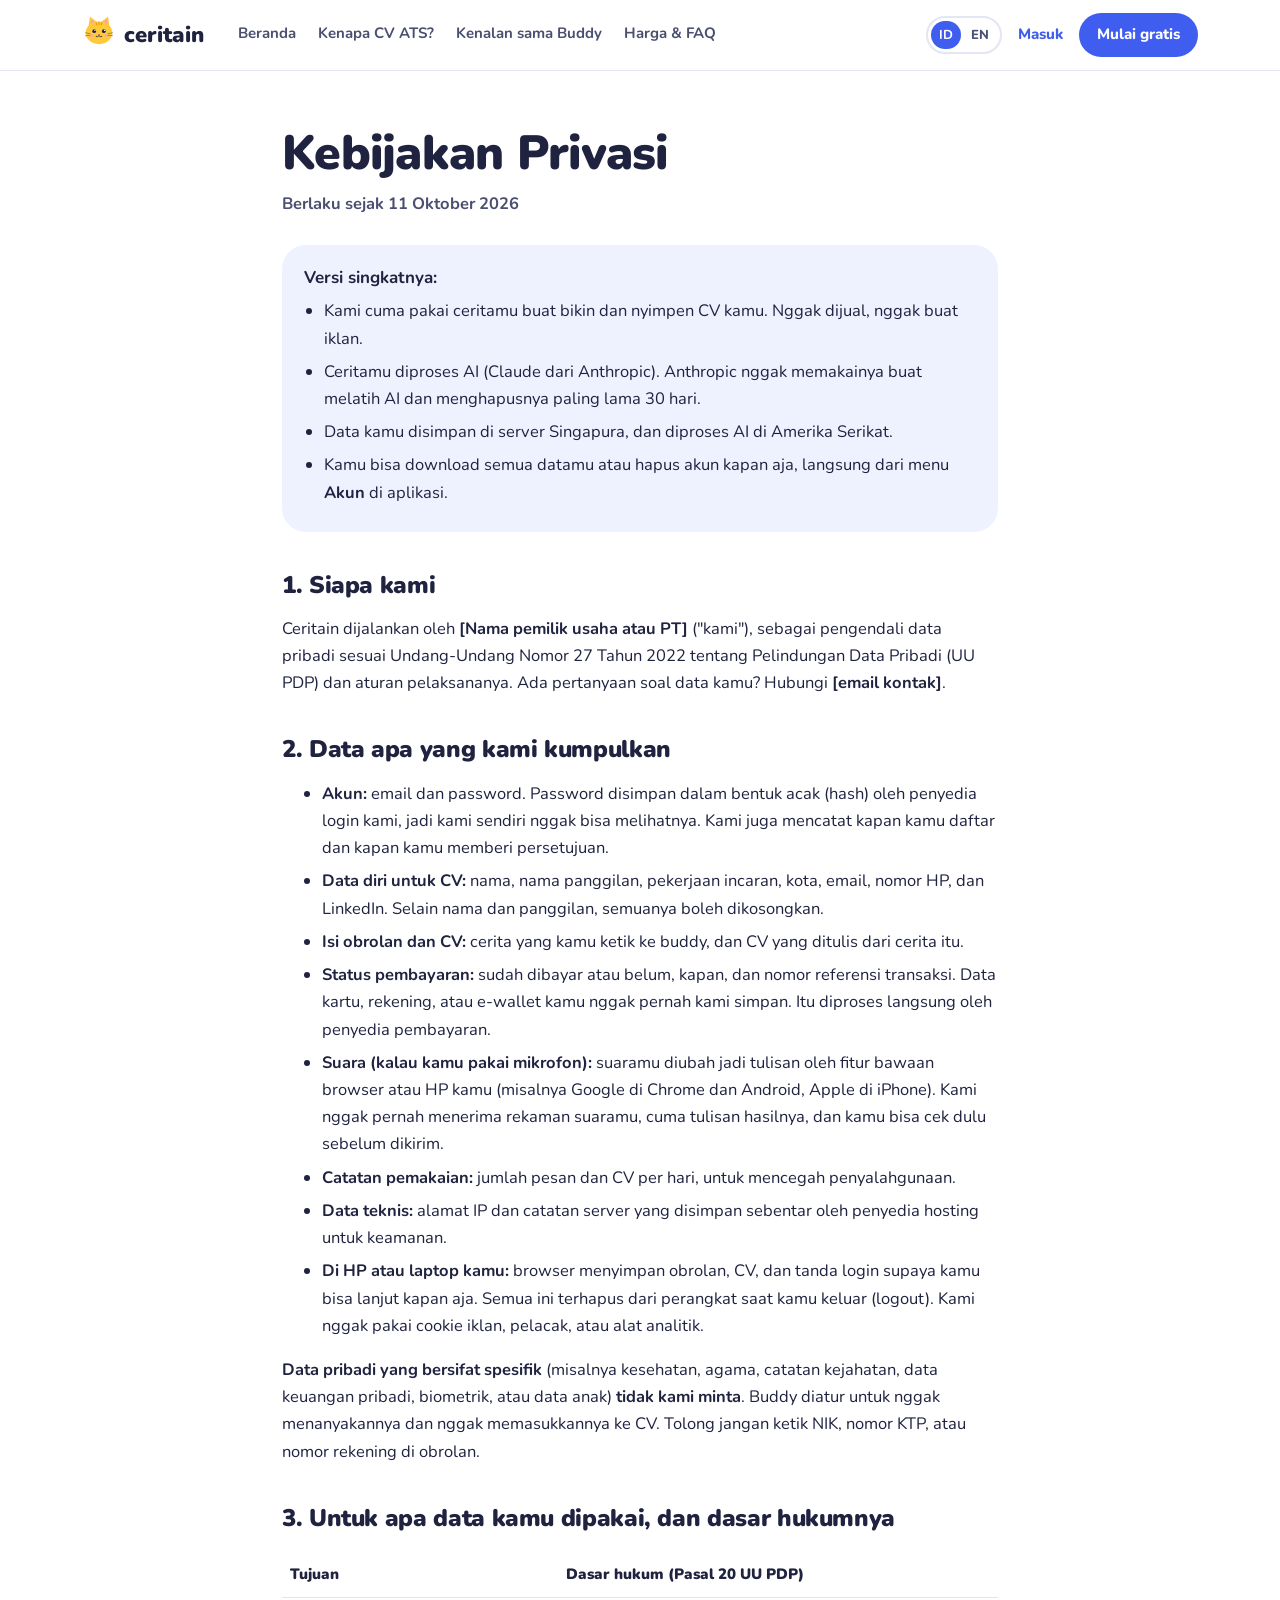
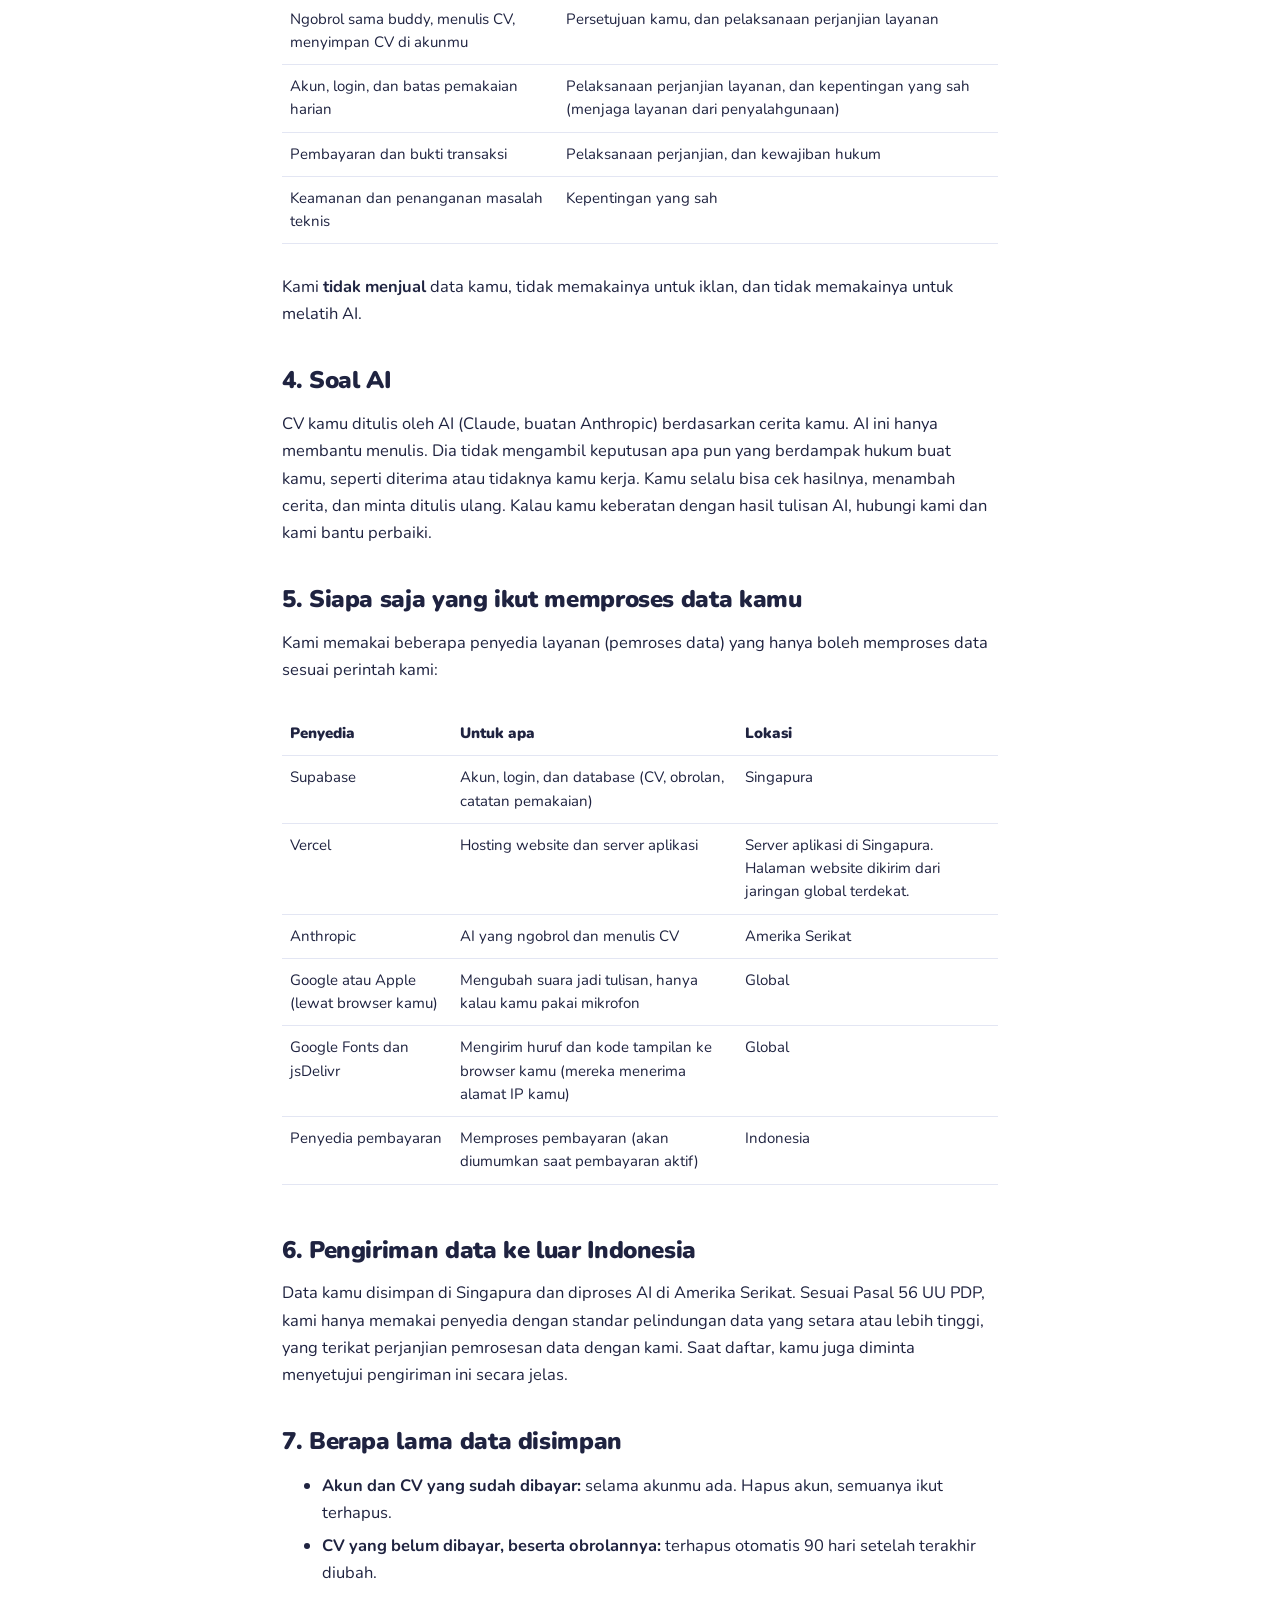
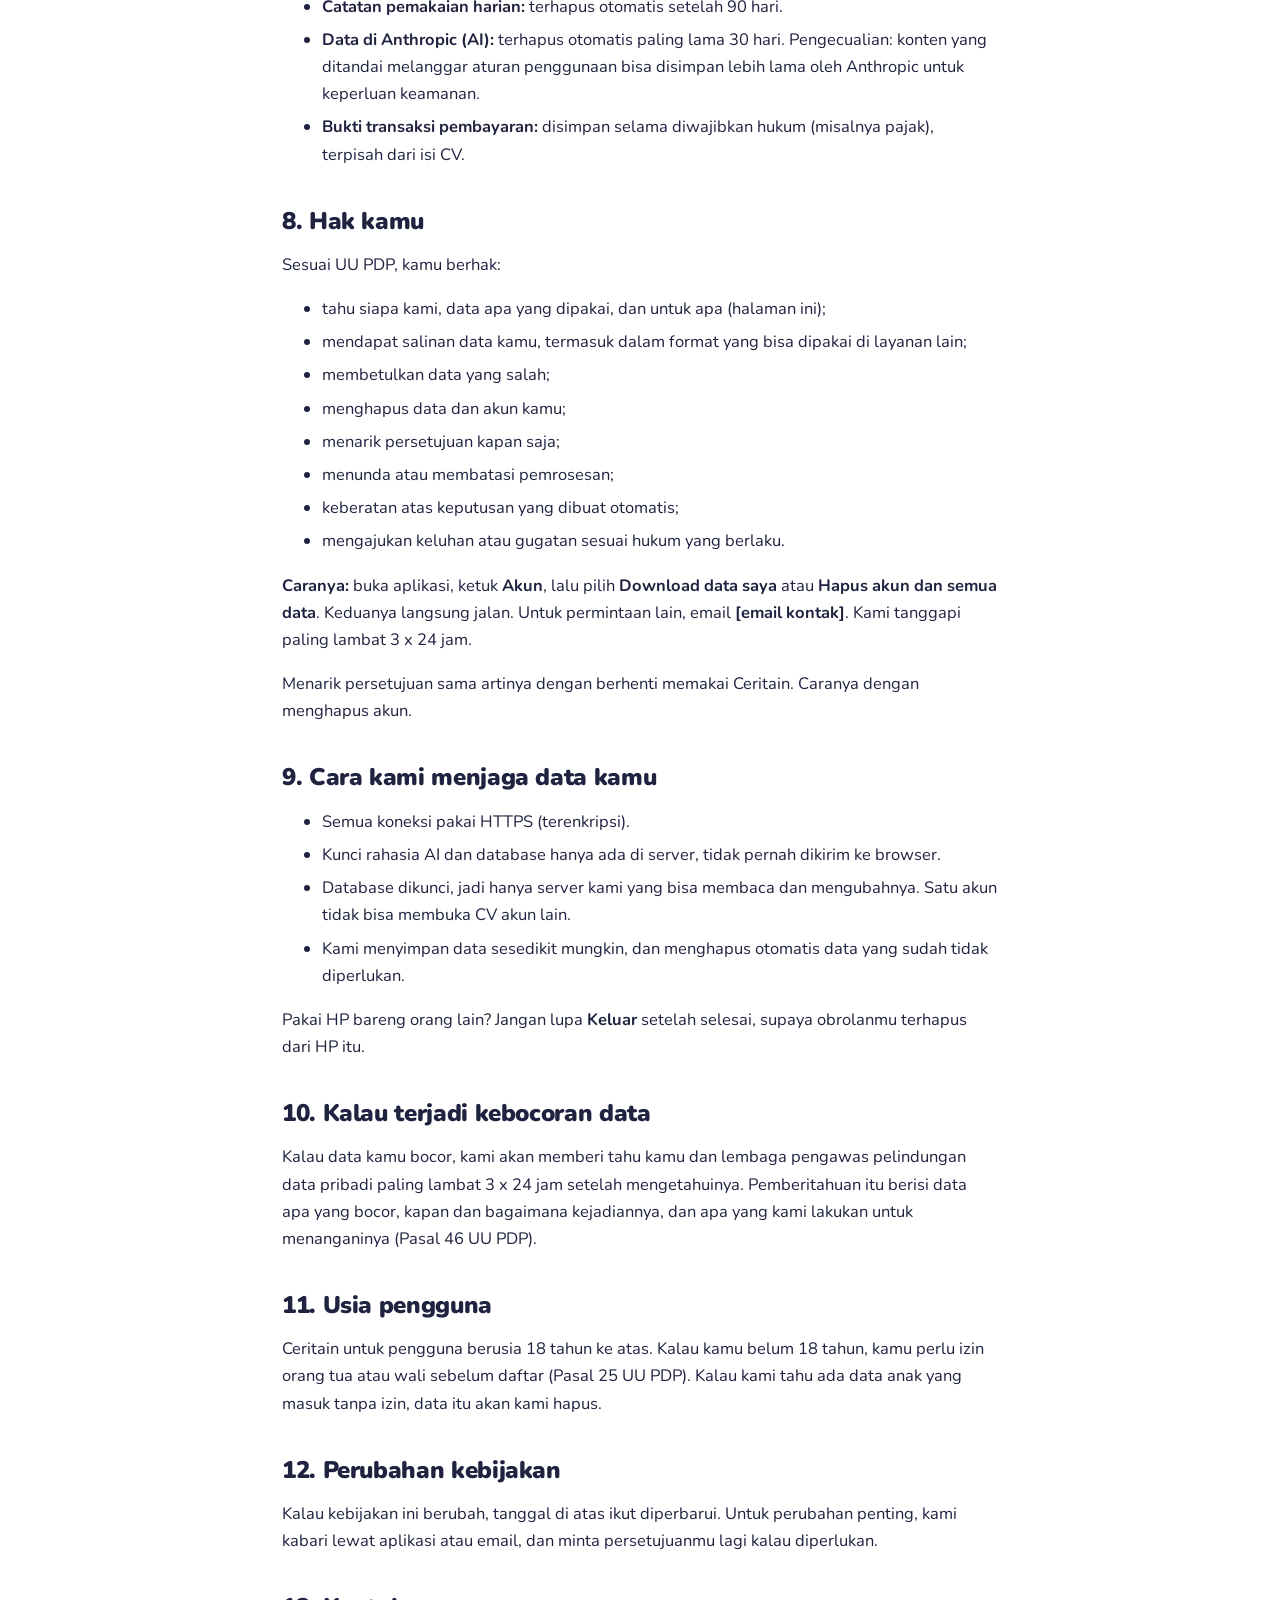
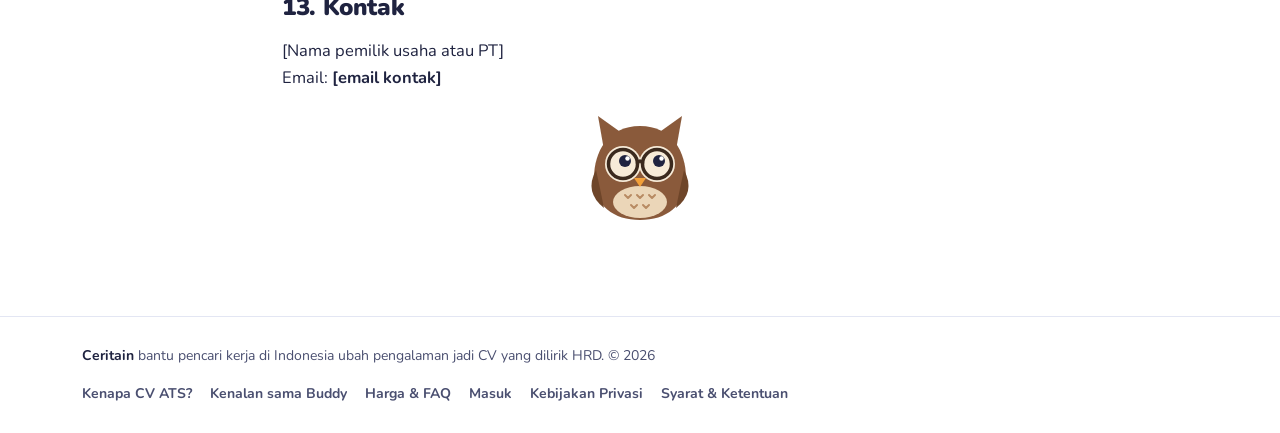
<file: privasi.html>
<!doctype html>
<html lang="id">
<head>
<meta charset="utf-8">
<meta name="viewport" content="width=device-width, initial-scale=1">
<title>Kebijakan Privasi · Ceritain</title>
<meta name="t-title" content="priv.title">
<meta name="description" content="Bagaimana Ceritain menjaga dan memakai data pribadi kamu, sesuai UU PDP.">
<link rel="icon" href="data:image/svg+xml,%3Csvg xmlns='http://www.w3.org/2000/svg' viewBox='0 0 120 120'%3E%3Cpath d='M22 54 L28 12 L56 34 Z M98 54 L92 12 L64 34 Z' fill='%23FFC93C'/%3E%3Cellipse cx='60' cy='70' rx='47' ry='40' fill='%23FFC93C'/%3E%3Ccircle cx='43' cy='64' r='7' fill='%231F2340'/%3E%3Ccircle cx='77' cy='64' r='7' fill='%231F2340'/%3E%3Cpath d='M55 74 H65 L60 80 Z' fill='%23F07A8E'/%3E%3C/svg%3E">
<link rel="preconnect" href="https://fonts.googleapis.com">
<link rel="stylesheet" href="https://fonts.googleapis.com/css2?family=Nunito:wght@400;600;700;800;900&family=Fraunces:opsz,wght@9..144,600;9..144,800&family=Bricolage+Grotesque:opsz,wght@12..96,600;12..96,800&display=swap">
<link rel="stylesheet" href="/lib/site.css">
<script src="/lib/i18n.js"></script>
<script src="/lib/buddies.js"></script>
<style>
  .legal{max-width:760px;margin:0 auto;padding:56px 22px 80px}
  .legal h1{font-size:clamp(32px,5vw,48px)}
  .legal .upd{color:var(--muted);font-weight:700;margin-top:10px}
  .legal .tldr{background:var(--soft);border-radius:24px;padding:20px 22px;margin:28px 0 8px;transition:background .4s}
  .legal .tldr > b{display:block;margin-bottom:6px}
  .legal .tldr ul{margin:0;padding-left:20px}
  .legal h2{font-size:24px;margin:40px 0 10px}
  .legal p,.legal li{font-size:16.5px;line-height:1.65}
  .legal li{margin:6px 0}
  .legal table{width:100%;border-collapse:collapse;margin:12px 0;font-size:15px}
  .legal th,.legal td{text-align:left;vertical-align:top;border-bottom:1px solid var(--line);padding:10px 8px}
  .legal th{font-weight:900}
  .legal .tablewrap{overflow-x:auto}
  .legal a{color:var(--accent);font-weight:800}
  .legal .peek{display:flex;justify-content:center;margin-top:8px}
  article[data-lang]{display:none}
  html[lang=id] article[data-lang=id], html[lang=en] article[data-lang=en]{display:block}
</style>
</head>
<body>
<div id="siteNav"></div>
<main class="legal">

<article data-lang="id">
<h1>Kebijakan Privasi</h1>
<p class="upd">Berlaku sejak 11 Oktober 2026</p>

<div class="tldr"><b>Versi singkatnya:</b>
<ul>
<li>Kami cuma pakai ceritamu buat bikin dan nyimpen CV kamu. Nggak dijual, nggak buat iklan.</li>
<li>Ceritamu diproses AI (Claude dari Anthropic). Anthropic nggak memakainya buat melatih AI dan menghapusnya paling lama 30 hari.</li>
<li>Data kamu disimpan di server Singapura, dan diproses AI di Amerika Serikat.</li>
<li>Kamu bisa download semua datamu atau hapus akun kapan aja, langsung dari menu <b>Akun</b> di aplikasi.</li>
</ul></div>

<h2>1. Siapa kami</h2>
<p>Ceritain dijalankan oleh <b>{operator}</b> ("kami"), sebagai pengendali data pribadi sesuai Undang-Undang Nomor 27 Tahun 2022 tentang Pelindungan Data Pribadi (UU PDP) dan aturan pelaksananya. Ada pertanyaan soal data kamu? Hubungi <b>{contact}</b>.</p>

<h2>2. Data apa yang kami kumpulkan</h2>
<ul>
<li><b>Akun:</b> email dan password. Password disimpan dalam bentuk acak (hash) oleh penyedia login kami, jadi kami sendiri nggak bisa melihatnya. Kami juga mencatat kapan kamu daftar dan kapan kamu memberi persetujuan.</li>
<li><b>Data diri untuk CV:</b> nama, nama panggilan, pekerjaan incaran, kota, email, nomor HP, dan LinkedIn. Selain nama dan panggilan, semuanya boleh dikosongkan.</li>
<li><b>Isi obrolan dan CV:</b> cerita yang kamu ketik ke buddy, dan CV yang ditulis dari cerita itu.</li>
<li><b>Status pembayaran:</b> sudah dibayar atau belum, kapan, dan nomor referensi transaksi. Data kartu, rekening, atau e-wallet kamu nggak pernah kami simpan. Itu diproses langsung oleh penyedia pembayaran.</li>
<li><b>Suara (kalau kamu pakai mikrofon):</b> suaramu diubah jadi tulisan oleh fitur bawaan browser atau HP kamu (misalnya Google di Chrome dan Android, Apple di iPhone). Kami nggak pernah menerima rekaman suaramu, cuma tulisan hasilnya, dan kamu bisa cek dulu sebelum dikirim.</li>
<li><b>Catatan pemakaian:</b> jumlah pesan dan CV per hari, untuk mencegah penyalahgunaan.</li>
<li><b>Data teknis:</b> alamat IP dan catatan server yang disimpan sebentar oleh penyedia hosting untuk keamanan.</li>
<li><b>Di HP atau laptop kamu:</b> browser menyimpan obrolan, CV, dan tanda login supaya kamu bisa lanjut kapan aja. Semua ini terhapus dari perangkat saat kamu keluar (logout). Kami nggak pakai cookie iklan, pelacak, atau alat analitik.</li>
</ul>
<p><b>Data pribadi yang bersifat spesifik</b> (misalnya kesehatan, agama, catatan kejahatan, data keuangan pribadi, biometrik, atau data anak) <b>tidak kami minta</b>. Buddy diatur untuk nggak menanyakannya dan nggak memasukkannya ke CV. Tolong jangan ketik NIK, nomor KTP, atau nomor rekening di obrolan.</p>

<h2>3. Untuk apa data kamu dipakai, dan dasar hukumnya</h2>
<div class="tablewrap"><table>
<tr><th>Tujuan</th><th>Dasar hukum (Pasal 20 UU PDP)</th></tr>
<tr><td>Ngobrol sama buddy, menulis CV, menyimpan CV di akunmu</td><td>Persetujuan kamu, dan pelaksanaan perjanjian layanan</td></tr>
<tr><td>Akun, login, dan batas pemakaian harian</td><td>Pelaksanaan perjanjian layanan, dan kepentingan yang sah (menjaga layanan dari penyalahgunaan)</td></tr>
<tr><td>Pembayaran dan bukti transaksi</td><td>Pelaksanaan perjanjian, dan kewajiban hukum</td></tr>
<tr><td>Keamanan dan penanganan masalah teknis</td><td>Kepentingan yang sah</td></tr>
</table></div>
<p>Kami <b>tidak menjual</b> data kamu, tidak memakainya untuk iklan, dan tidak memakainya untuk melatih AI.</p>

<h2>4. Soal AI</h2>
<p>CV kamu ditulis oleh AI (Claude, buatan Anthropic) berdasarkan cerita kamu. AI ini hanya membantu menulis. Dia tidak mengambil keputusan apa pun yang berdampak hukum buat kamu, seperti diterima atau tidaknya kamu kerja. Kamu selalu bisa cek hasilnya, menambah cerita, dan minta ditulis ulang. Kalau kamu keberatan dengan hasil tulisan AI, hubungi kami dan kami bantu perbaiki.</p>

<h2>5. Siapa saja yang ikut memproses data kamu</h2>
<p>Kami memakai beberapa penyedia layanan (pemroses data) yang hanya boleh memproses data sesuai perintah kami:</p>
<div class="tablewrap"><table>
<tr><th>Penyedia</th><th>Untuk apa</th><th>Lokasi</th></tr>
<tr><td>Supabase</td><td>Akun, login, dan database (CV, obrolan, catatan pemakaian)</td><td>Singapura</td></tr>
<tr><td>Vercel</td><td>Hosting website dan server aplikasi</td><td>Server aplikasi di Singapura. Halaman website dikirim dari jaringan global terdekat.</td></tr>
<tr><td>Anthropic</td><td>AI yang ngobrol dan menulis CV</td><td>Amerika Serikat</td></tr>
<tr><td>Google atau Apple (lewat browser kamu)</td><td>Mengubah suara jadi tulisan, hanya kalau kamu pakai mikrofon</td><td>Global</td></tr>
<tr><td>Google Fonts dan jsDelivr</td><td>Mengirim huruf dan kode tampilan ke browser kamu (mereka menerima alamat IP kamu)</td><td>Global</td></tr>
<tr><td>Penyedia pembayaran</td><td>Memproses pembayaran (akan diumumkan saat pembayaran aktif)</td><td>Indonesia</td></tr>
</table></div>

<h2>6. Pengiriman data ke luar Indonesia</h2>
<p>Data kamu disimpan di Singapura dan diproses AI di Amerika Serikat. Sesuai Pasal 56 UU PDP, kami hanya memakai penyedia dengan standar pelindungan data yang setara atau lebih tinggi, yang terikat perjanjian pemrosesan data dengan kami. Saat daftar, kamu juga diminta menyetujui pengiriman ini secara jelas.</p>

<h2>7. Berapa lama data disimpan</h2>
<ul>
<li><b>Akun dan CV yang sudah dibayar:</b> selama akunmu ada. Hapus akun, semuanya ikut terhapus.</li>
<li><b>CV yang belum dibayar, beserta obrolannya:</b> terhapus otomatis 90 hari setelah terakhir diubah.</li>
<li><b>Catatan pemakaian harian:</b> terhapus otomatis setelah 90 hari.</li>
<li><b>Data di Anthropic (AI):</b> terhapus otomatis paling lama 30 hari. Pengecualian: konten yang ditandai melanggar aturan penggunaan bisa disimpan lebih lama oleh Anthropic untuk keperluan keamanan.</li>
<li><b>Bukti transaksi pembayaran:</b> disimpan selama diwajibkan hukum (misalnya pajak), terpisah dari isi CV.</li>
</ul>

<h2>8. Hak kamu</h2>
<p>Sesuai UU PDP, kamu berhak:</p>
<ul>
<li>tahu siapa kami, data apa yang dipakai, dan untuk apa (halaman ini);</li>
<li>mendapat salinan data kamu, termasuk dalam format yang bisa dipakai di layanan lain;</li>
<li>membetulkan data yang salah;</li>
<li>menghapus data dan akun kamu;</li>
<li>menarik persetujuan kapan saja;</li>
<li>menunda atau membatasi pemrosesan;</li>
<li>keberatan atas keputusan yang dibuat otomatis;</li>
<li>mengajukan keluhan atau gugatan sesuai hukum yang berlaku.</li>
</ul>
<p><b>Caranya:</b> buka aplikasi, ketuk <b>Akun</b>, lalu pilih <b>Download data saya</b> atau <b>Hapus akun dan semua data</b>. Keduanya langsung jalan. Untuk permintaan lain, email <b>{contact}</b>. Kami tanggapi paling lambat 3 x 24 jam.</p>
<p>Menarik persetujuan sama artinya dengan berhenti memakai Ceritain. Caranya dengan menghapus akun.</p>

<h2>9. Cara kami menjaga data kamu</h2>
<ul>
<li>Semua koneksi pakai HTTPS (terenkripsi).</li>
<li>Kunci rahasia AI dan database hanya ada di server, tidak pernah dikirim ke browser.</li>
<li>Database dikunci, jadi hanya server kami yang bisa membaca dan mengubahnya. Satu akun tidak bisa membuka CV akun lain.</li>
<li>Kami menyimpan data sesedikit mungkin, dan menghapus otomatis data yang sudah tidak diperlukan.</li>
</ul>
<p>Pakai HP bareng orang lain? Jangan lupa <b>Keluar</b> setelah selesai, supaya obrolanmu terhapus dari HP itu.</p>

<h2>10. Kalau terjadi kebocoran data</h2>
<p>Kalau data kamu bocor, kami akan memberi tahu kamu dan lembaga pengawas pelindungan data pribadi paling lambat 3 x 24 jam setelah mengetahuinya. Pemberitahuan itu berisi data apa yang bocor, kapan dan bagaimana kejadiannya, dan apa yang kami lakukan untuk menanganinya (Pasal 46 UU PDP).</p>

<h2>11. Usia pengguna</h2>
<p>Ceritain untuk pengguna berusia 18 tahun ke atas. Kalau kamu belum 18 tahun, kamu perlu izin orang tua atau wali sebelum daftar (Pasal 25 UU PDP). Kalau kami tahu ada data anak yang masuk tanpa izin, data itu akan kami hapus.</p>

<h2>12. Perubahan kebijakan</h2>
<p>Kalau kebijakan ini berubah, tanggal di atas ikut diperbarui. Untuk perubahan penting, kami kabari lewat aplikasi atau email, dan minta persetujuanmu lagi kalau diperlukan.</p>

<h2>13. Kontak</h2>
<p>{operator}<br>Email: <b>{contact}</b></p>
</article>

<article data-lang="en">
<h1>Privacy Policy</h1>
<p class="upd">Effective 11 October 2026</p>

<div class="tldr"><b>The short version:</b>
<ul>
<li>We only use your story to write and store your CV. We don't sell it or use it for ads.</li>
<li>Your story is processed by AI (Claude by Anthropic). Anthropic doesn't train its AI on it and deletes it within 30 days.</li>
<li>Your data is stored on servers in Singapore and processed by the AI in the United States.</li>
<li>You can download all your data or delete your account at any time from the <b>Account</b> menu in the app.</li>
</ul></div>

<h2>1. Who we are</h2>
<p>Ceritain is run by <b>{operator}</b> ("we"), the personal data controller under Indonesia's Law No. 27 of 2022 on Personal Data Protection (UU PDP) and its implementing regulations. Questions about your data? Contact <b>{contact}</b>.</p>

<h2>2. What we collect</h2>
<ul>
<li><b>Account:</b> email and password. The password is stored scrambled (hashed) by our login provider, so even we can't see it. We also record when you signed up and when you gave consent.</li>
<li><b>CV details:</b> name, nickname, target job, city, email, phone number and LinkedIn. Everything except name and nickname is optional.</li>
<li><b>Chat and CV:</b> the story you type to your buddy, and the CV written from it.</li>
<li><b>Payment status:</b> paid or not, when, and a transaction reference. We never store your card, bank or e-wallet details. The payment provider handles those directly.</li>
<li><b>Voice (if you use the microphone):</b> your voice is turned into text by your browser's or phone's built-in feature (for example Google in Chrome and Android, Apple on iPhone). We never receive the recording, only the resulting text, which you can check before sending.</li>
<li><b>Usage counts:</b> messages and CVs per day, to prevent abuse.</li>
<li><b>Technical data:</b> IP address and server logs, kept briefly by our hosting provider for security.</li>
<li><b>On your phone or laptop:</b> your browser stores the chat, CV and login token so you can continue anytime. These are removed from the device when you log out. We use no advertising cookies, trackers or analytics.</li>
</ul>
<p><b>Specific (sensitive) personal data</b> such as health, religion, criminal records, personal financial data, biometrics or children's data <b>is not requested</b>. Buddies are instructed not to ask for it and not to put it in your CV. Please don't type your ID card (NIK/KTP) or bank account number in the chat.</p>

<h2>3. Why we use your data, and the legal basis</h2>
<div class="tablewrap"><table>
<tr><th>Purpose</th><th>Legal basis (Article 20 UU PDP)</th></tr>
<tr><td>Chatting with your buddy, writing your CV, keeping it in your account</td><td>Your consent, and performing our service agreement</td></tr>
<tr><td>Account, login and daily usage limits</td><td>Performing the service agreement, and legitimate interest (protecting the service from abuse)</td></tr>
<tr><td>Payments and transaction records</td><td>Performing the agreement, and legal obligations</td></tr>
<tr><td>Security and fixing technical problems</td><td>Legitimate interest</td></tr>
</table></div>
<p>We <b>do not sell</b> your data, use it for ads, or use it to train AI.</p>

<h2>4. About the AI</h2>
<p>Your CV is written by AI (Claude, made by Anthropic) based on your story. The AI only helps you write. It makes no decision with legal effect on you, such as whether you get a job. You can always check the result, add more and ask for a rewrite. If you object to what the AI wrote, contact us and we'll help fix it.</p>

<h2>5. Who else processes your data</h2>
<p>We use these service providers (data processors), who may only process data on our instructions:</p>
<div class="tablewrap"><table>
<tr><th>Provider</th><th>What for</th><th>Location</th></tr>
<tr><td>Supabase</td><td>Accounts, login and database (CVs, chats, usage counts)</td><td>Singapore</td></tr>
<tr><td>Vercel</td><td>Website hosting and app server</td><td>App server in Singapore. Web pages are delivered from the nearest point of a global network.</td></tr>
<tr><td>Anthropic</td><td>The AI that chats and writes your CV</td><td>United States</td></tr>
<tr><td>Google or Apple (through your browser)</td><td>Turn voice into text, only if you use the microphone</td><td>Global</td></tr>
<tr><td>Google Fonts and jsDelivr</td><td>Deliver fonts and page code to your browser (they receive your IP address)</td><td>Global</td></tr>
<tr><td>Payment provider</td><td>Processes payments (to be announced when payments go live)</td><td>Indonesia</td></tr>
</table></div>

<h2>6. Transfers outside Indonesia</h2>
<p>Your data is stored in Singapore and processed by the AI in the United States. In line with Article 56 UU PDP, we only use providers with an equal or higher level of data protection, bound to us by data processing agreements. When you sign up you are also asked to clearly agree to these transfers.</p>

<h2>7. How long we keep data</h2>
<ul>
<li><b>Account and paid CVs:</b> as long as your account exists. Delete the account and they're deleted too.</li>
<li><b>Unpaid CVs and their chats:</b> deleted automatically 90 days after they were last changed.</li>
<li><b>Daily usage counts:</b> deleted automatically after 90 days.</li>
<li><b>Data at Anthropic (AI):</b> deleted automatically within 30 days. Exception: content flagged for breaking usage rules may be kept longer by Anthropic for safety.</li>
<li><b>Payment records:</b> kept as long as the law requires (for example for tax), separately from your CV content.</li>
</ul>

<h2>8. Your rights</h2>
<p>Under UU PDP you have the right to:</p>
<ul>
<li>know who we are, what data we use and why (this page);</li>
<li>get a copy of your data, including in a format usable by other services;</li>
<li>correct inaccurate data;</li>
<li>delete your data and account;</li>
<li>withdraw consent at any time;</li>
<li>pause or restrict processing;</li>
<li>object to decisions made automatically;</li>
<li>complain or take legal action under applicable law.</li>
</ul>
<p><b>How:</b> open the app, tap <b>Account</b>, then <b>Download my data</b> or <b>Delete account and all data</b>. Both work instantly. For anything else, email <b>{contact}</b>. We respond within 3 x 24 hours.</p>
<p>Withdrawing consent means you stop using Ceritain. You do this by deleting your account.</p>

<h2>9. How we protect your data</h2>
<ul>
<li>All connections use HTTPS (encrypted).</li>
<li>The secret AI and database keys live only on the server and are never sent to the browser.</li>
<li>The database is locked so only our server can read or change it. One account cannot open another account's CV.</li>
<li>We keep as little data as possible and automatically delete what's no longer needed.</li>
</ul>
<p>Sharing a phone? <b>Log out</b> when you're done so your chat is removed from that phone.</p>

<h2>10. If a data breach happens</h2>
<p>If your data is breached, we will notify you and the personal data protection authority within 3 x 24 hours of finding out. The notice will say what data was affected, when and how it happened, and what we are doing about it (Article 46 UU PDP).</p>

<h2>11. Age</h2>
<p>Ceritain is for users aged 18 and over. If you are under 18, you need permission from a parent or guardian before signing up (Article 25 UU PDP). If we learn that a child's data was provided without permission, we will delete it.</p>

<h2>12. Changes</h2>
<p>If this policy changes, the date above is updated. For important changes we'll let you know in the app or by email, and ask for your consent again where needed.</p>

<h2>13. Contact</h2>
<p>{operator}<br>Email: <b>{contact}</b></p>
</article>

<div class="peek"><span class="bob" data-m="kopi think 120"></span></div>
</main>
<div id="siteFooter"></div>
<script>
I18N.add({ id:{ "priv.title":"Kebijakan Privasi · Ceritain" }, en:{ "priv.title":"Privacy Policy · Ceritain" } });
// Fill in {operator}, {contact} and {price} from lib/i18n.js
document.querySelectorAll("article").forEach((a) => {
  let h = a.innerHTML; const g = I18N.GLOBAL;
  for (const k in g) h = h.split("{" + k + "}").join(g[k]);
  a.innerHTML = h;
});
</script>
<script src="/lib/site.js"></script>
</body>
</html>
</file>
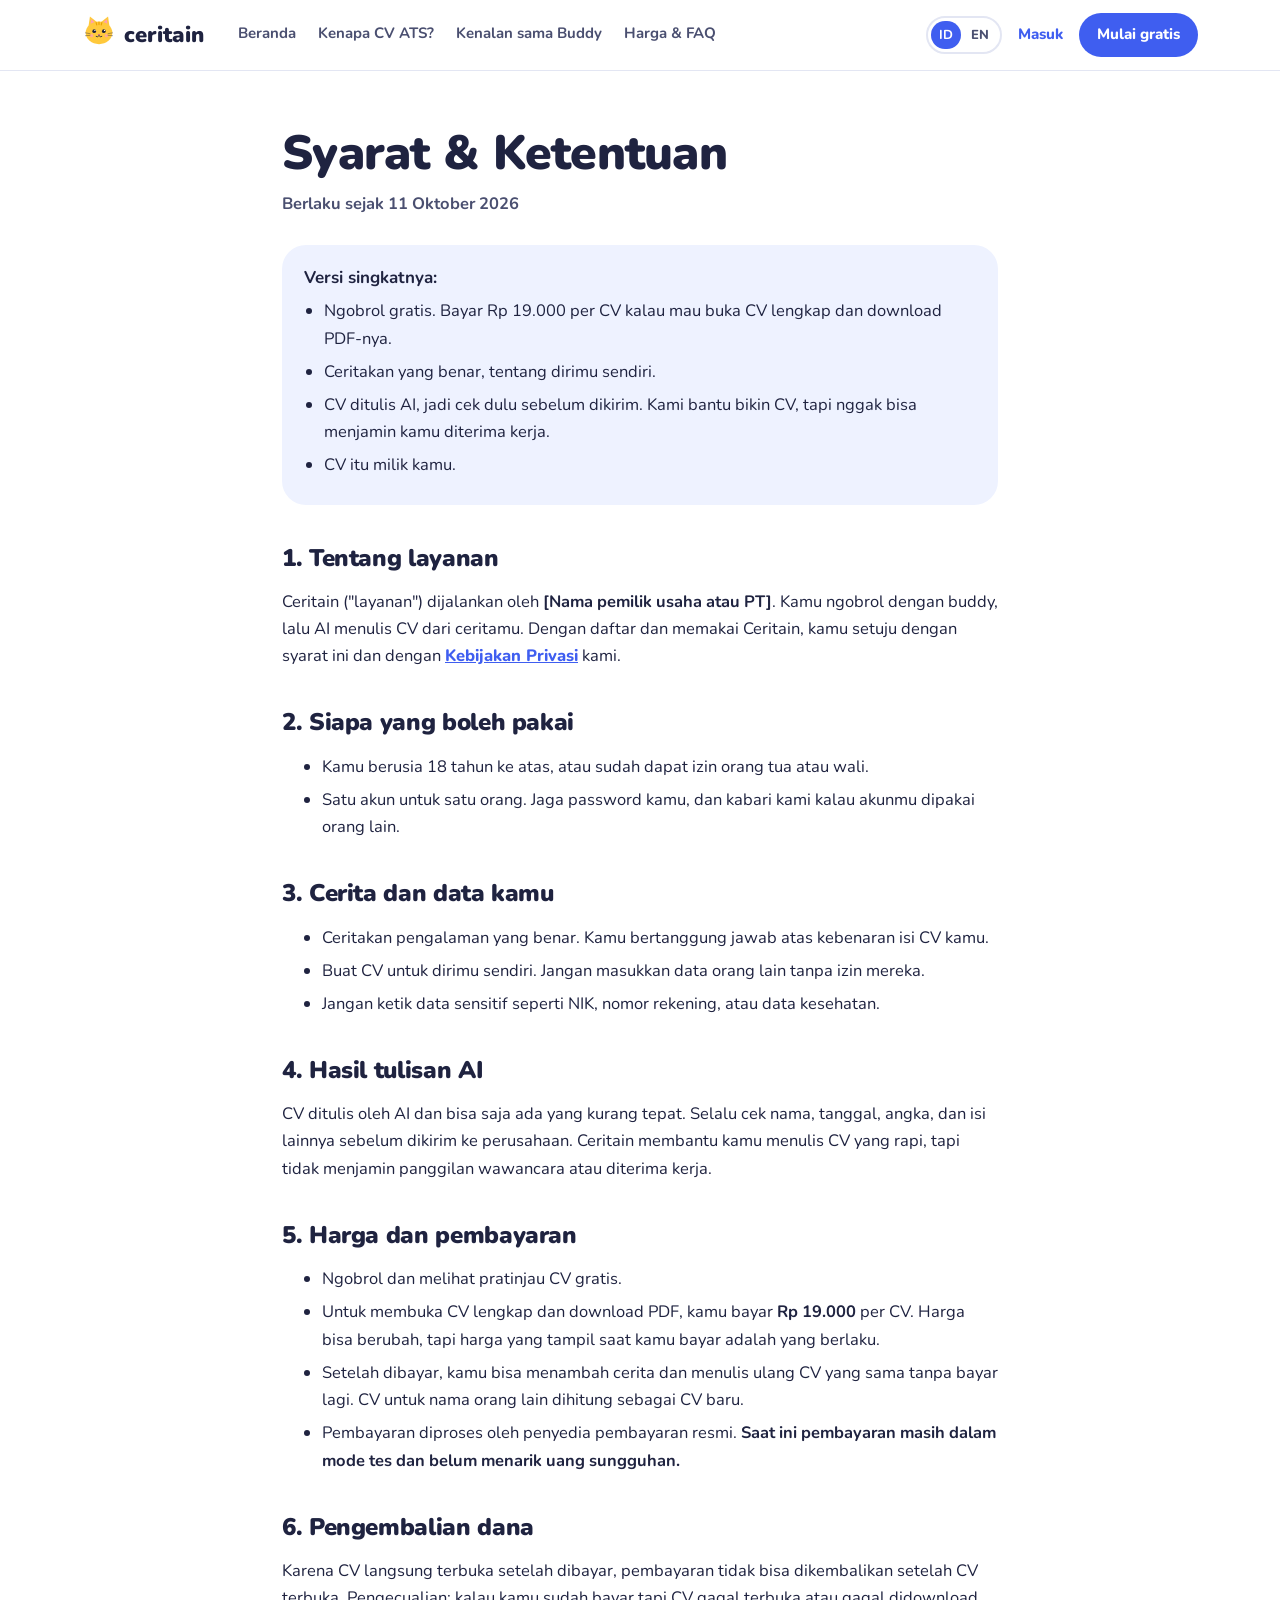
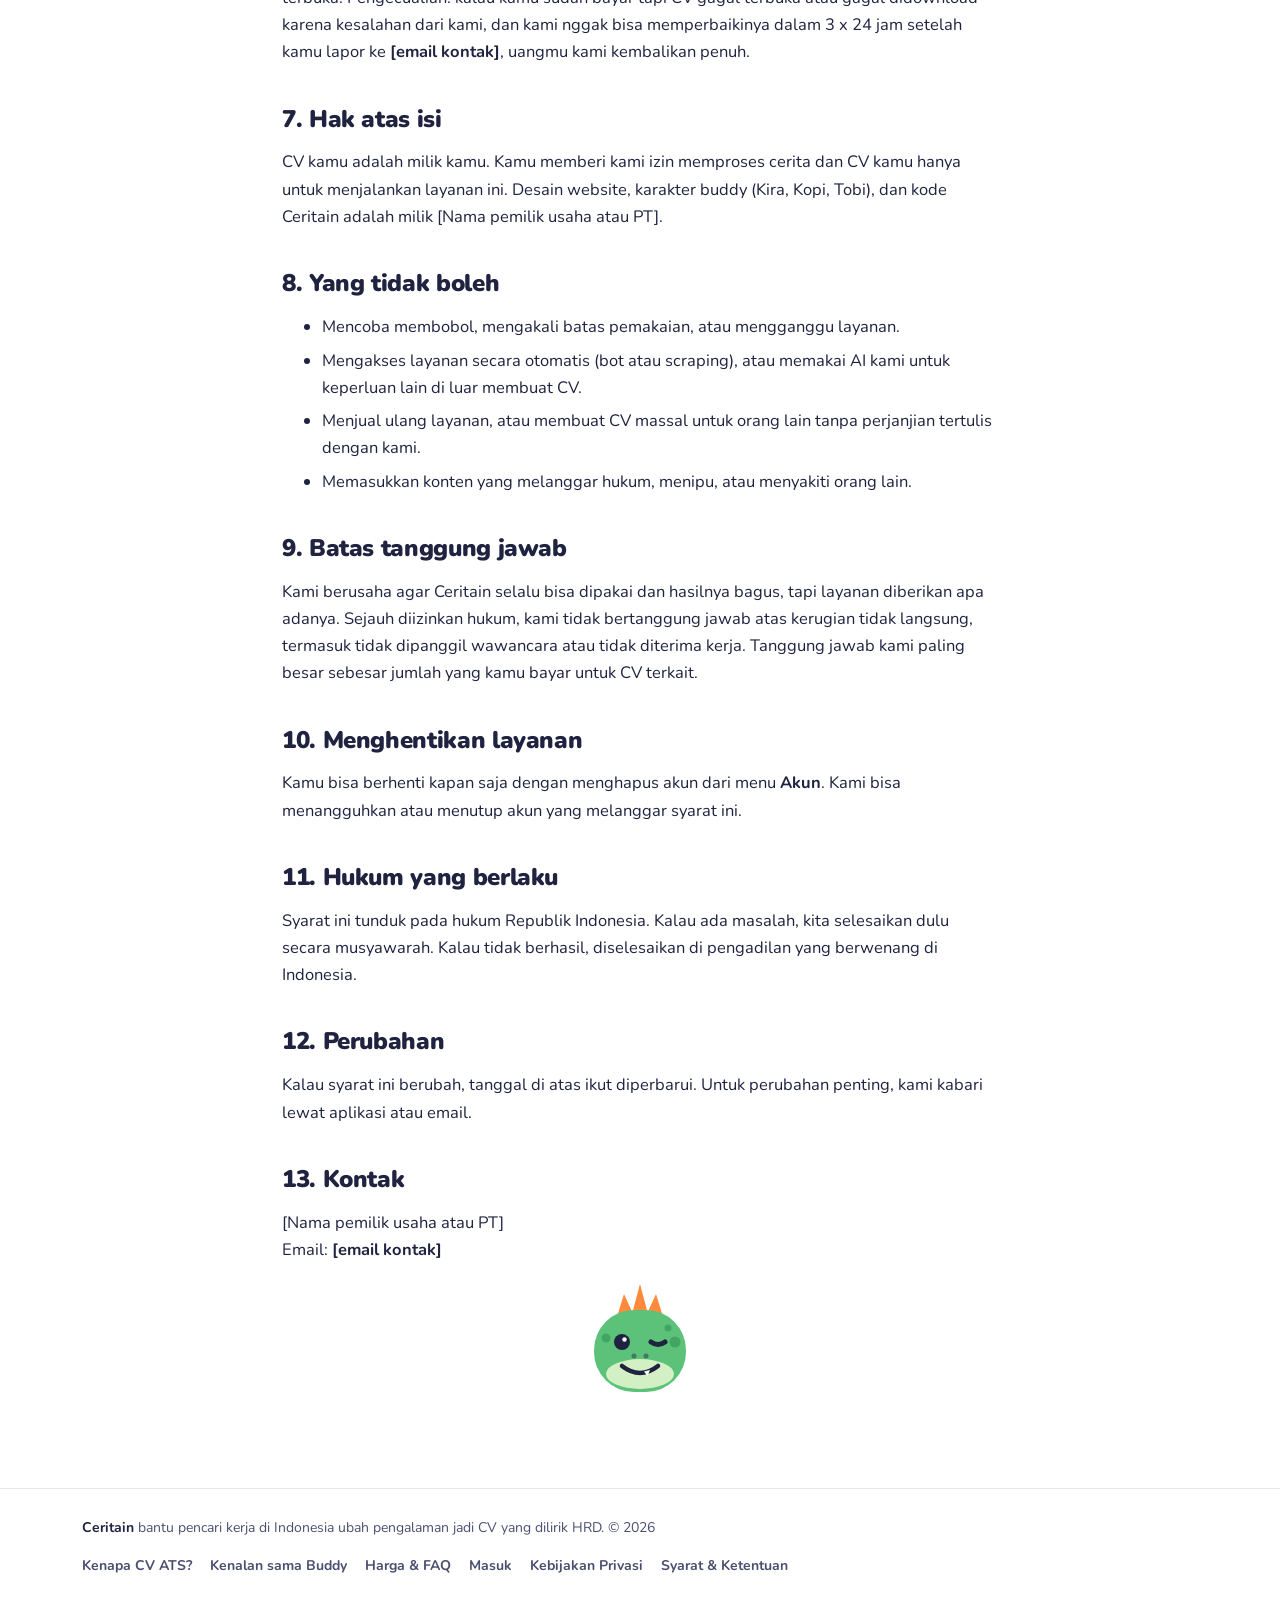
<file: syarat.html>
<!doctype html>
<html lang="id">
<head>
<meta charset="utf-8">
<meta name="viewport" content="width=device-width, initial-scale=1">
<title>Syarat & Ketentuan · Ceritain</title>
<meta name="t-title" content="terms.title">
<meta name="description" content="Syarat dan ketentuan memakai Ceritain.">
<link rel="icon" href="data:image/svg+xml,%3Csvg xmlns='http://www.w3.org/2000/svg' viewBox='0 0 120 120'%3E%3Cpath d='M22 54 L28 12 L56 34 Z M98 54 L92 12 L64 34 Z' fill='%23FFC93C'/%3E%3Cellipse cx='60' cy='70' rx='47' ry='40' fill='%23FFC93C'/%3E%3Ccircle cx='43' cy='64' r='7' fill='%231F2340'/%3E%3Ccircle cx='77' cy='64' r='7' fill='%231F2340'/%3E%3Cpath d='M55 74 H65 L60 80 Z' fill='%23F07A8E'/%3E%3C/svg%3E">
<link rel="preconnect" href="https://fonts.googleapis.com">
<link rel="stylesheet" href="https://fonts.googleapis.com/css2?family=Nunito:wght@400;600;700;800;900&family=Fraunces:opsz,wght@9..144,600;9..144,800&family=Bricolage+Grotesque:opsz,wght@12..96,600;12..96,800&display=swap">
<link rel="stylesheet" href="/lib/site.css">
<script src="/lib/i18n.js"></script>
<script src="/lib/buddies.js"></script>
<style>
  .legal{max-width:760px;margin:0 auto;padding:56px 22px 80px}
  .legal h1{font-size:clamp(32px,5vw,48px)}
  .legal .upd{color:var(--muted);font-weight:700;margin-top:10px}
  .legal .tldr{background:var(--soft);border-radius:24px;padding:20px 22px;margin:28px 0 8px;transition:background .4s}
  .legal .tldr > b{display:block;margin-bottom:6px}
  .legal .tldr ul{margin:0;padding-left:20px}
  .legal h2{font-size:24px;margin:40px 0 10px}
  .legal p,.legal li{font-size:16.5px;line-height:1.65}
  .legal li{margin:6px 0}
  .legal table{width:100%;border-collapse:collapse;margin:12px 0;font-size:15px}
  .legal th,.legal td{text-align:left;vertical-align:top;border-bottom:1px solid var(--line);padding:10px 8px}
  .legal th{font-weight:900}
  .legal .tablewrap{overflow-x:auto}
  .legal a{color:var(--accent);font-weight:800}
  .legal .peek{display:flex;justify-content:center;margin-top:8px}
  article[data-lang]{display:none}
  html[lang=id] article[data-lang=id], html[lang=en] article[data-lang=en]{display:block}
</style>
</head>
<body>
<div id="siteNav"></div>
<main class="legal">

<article data-lang="id">
<h1>Syarat &amp; Ketentuan</h1>
<p class="upd">Berlaku sejak 11 Oktober 2026</p>

<div class="tldr"><b>Versi singkatnya:</b>
<ul>
<li>Ngobrol gratis. Bayar {price} per CV kalau mau buka CV lengkap dan download PDF-nya.</li>
<li>Ceritakan yang benar, tentang dirimu sendiri.</li>
<li>CV ditulis AI, jadi cek dulu sebelum dikirim. Kami bantu bikin CV, tapi nggak bisa menjamin kamu diterima kerja.</li>
<li>CV itu milik kamu.</li>
</ul></div>

<h2>1. Tentang layanan</h2>
<p>Ceritain ("layanan") dijalankan oleh <b>{operator}</b>. Kamu ngobrol dengan buddy, lalu AI menulis CV dari ceritamu. Dengan daftar dan memakai Ceritain, kamu setuju dengan syarat ini dan dengan <a href="/privasi">Kebijakan Privasi</a> kami.</p>

<h2>2. Siapa yang boleh pakai</h2>
<ul>
<li>Kamu berusia 18 tahun ke atas, atau sudah dapat izin orang tua atau wali.</li>
<li>Satu akun untuk satu orang. Jaga password kamu, dan kabari kami kalau akunmu dipakai orang lain.</li>
</ul>

<h2>3. Cerita dan data kamu</h2>
<ul>
<li>Ceritakan pengalaman yang benar. Kamu bertanggung jawab atas kebenaran isi CV kamu.</li>
<li>Buat CV untuk dirimu sendiri. Jangan masukkan data orang lain tanpa izin mereka.</li>
<li>Jangan ketik data sensitif seperti NIK, nomor rekening, atau data kesehatan.</li>
</ul>

<h2>4. Hasil tulisan AI</h2>
<p>CV ditulis oleh AI dan bisa saja ada yang kurang tepat. Selalu cek nama, tanggal, angka, dan isi lainnya sebelum dikirim ke perusahaan. Ceritain membantu kamu menulis CV yang rapi, tapi tidak menjamin panggilan wawancara atau diterima kerja.</p>

<h2>5. Harga dan pembayaran</h2>
<ul>
<li>Ngobrol dan melihat pratinjau CV gratis.</li>
<li>Untuk membuka CV lengkap dan download PDF, kamu bayar <b>{price}</b> per CV. Harga bisa berubah, tapi harga yang tampil saat kamu bayar adalah yang berlaku.</li>
<li>Setelah dibayar, kamu bisa menambah cerita dan menulis ulang CV yang sama tanpa bayar lagi. CV untuk nama orang lain dihitung sebagai CV baru.</li>
<li>Pembayaran diproses oleh penyedia pembayaran resmi. <b>Saat ini pembayaran masih dalam mode tes dan belum menarik uang sungguhan.</b></li>
</ul>

<h2>6. Pengembalian dana</h2>
<p>Karena CV langsung terbuka setelah dibayar, pembayaran tidak bisa dikembalikan setelah CV terbuka. Pengecualian: kalau kamu sudah bayar tapi CV gagal terbuka atau gagal didownload karena kesalahan dari kami, dan kami nggak bisa memperbaikinya dalam 3 x 24 jam setelah kamu lapor ke <b>{contact}</b>, uangmu kami kembalikan penuh.</p>

<h2>7. Hak atas isi</h2>
<p>CV kamu adalah milik kamu. Kamu memberi kami izin memproses cerita dan CV kamu hanya untuk menjalankan layanan ini. Desain website, karakter buddy (Kira, Kopi, Tobi), dan kode Ceritain adalah milik {operator}.</p>

<h2>8. Yang tidak boleh</h2>
<ul>
<li>Mencoba membobol, mengakali batas pemakaian, atau mengganggu layanan.</li>
<li>Mengakses layanan secara otomatis (bot atau scraping), atau memakai AI kami untuk keperluan lain di luar membuat CV.</li>
<li>Menjual ulang layanan, atau membuat CV massal untuk orang lain tanpa perjanjian tertulis dengan kami.</li>
<li>Memasukkan konten yang melanggar hukum, menipu, atau menyakiti orang lain.</li>
</ul>

<h2>9. Batas tanggung jawab</h2>
<p>Kami berusaha agar Ceritain selalu bisa dipakai dan hasilnya bagus, tapi layanan diberikan apa adanya. Sejauh diizinkan hukum, kami tidak bertanggung jawab atas kerugian tidak langsung, termasuk tidak dipanggil wawancara atau tidak diterima kerja. Tanggung jawab kami paling besar sebesar jumlah yang kamu bayar untuk CV terkait.</p>

<h2>10. Menghentikan layanan</h2>
<p>Kamu bisa berhenti kapan saja dengan menghapus akun dari menu <b>Akun</b>. Kami bisa menangguhkan atau menutup akun yang melanggar syarat ini.</p>

<h2>11. Hukum yang berlaku</h2>
<p>Syarat ini tunduk pada hukum Republik Indonesia. Kalau ada masalah, kita selesaikan dulu secara musyawarah. Kalau tidak berhasil, diselesaikan di pengadilan yang berwenang di Indonesia.</p>

<h2>12. Perubahan</h2>
<p>Kalau syarat ini berubah, tanggal di atas ikut diperbarui. Untuk perubahan penting, kami kabari lewat aplikasi atau email.</p>

<h2>13. Kontak</h2>
<p>{operator}<br>Email: <b>{contact}</b></p>
</article>

<article data-lang="en">
<h1>Terms of Service</h1>
<p class="upd">Effective 11 October 2026</p>

<div class="tldr"><b>The short version:</b>
<ul>
<li>Chatting is free. Pay {price} per CV to unlock the full CV and download the PDF.</li>
<li>Tell the truth, about yourself.</li>
<li>Your CV is written by AI, so check it before sending. We help you make a CV, but can't guarantee you get the job.</li>
<li>Your CV belongs to you.</li>
</ul></div>

<h2>1. About the service</h2>
<p>Ceritain ("the service") is run by <b>{operator}</b>. You chat with a buddy, and AI writes a CV from your story. By signing up and using Ceritain you agree to these terms and to our <a href="/privasi">Privacy Policy</a>.</p>

<h2>2. Who can use it</h2>
<ul>
<li>You are 18 or older, or have permission from a parent or guardian.</li>
<li>One account per person. Keep your password safe and tell us if someone else uses your account.</li>
</ul>

<h2>3. Your story and data</h2>
<ul>
<li>Share true experience. You are responsible for the accuracy of your CV.</li>
<li>Make CVs for yourself. Don't enter other people's data without their permission.</li>
<li>Don't type sensitive data such as ID card numbers, bank account numbers or health details.</li>
</ul>

<h2>4. What the AI writes</h2>
<p>CVs are written by AI and may contain mistakes. Always check names, dates, numbers and everything else before sending it to an employer. Ceritain helps you write a neat CV but does not guarantee interviews or job offers.</p>

<h2>5. Price and payment</h2>
<ul>
<li>Chatting and the CV preview are free.</li>
<li>To unlock the full CV and download the PDF you pay <b>{price}</b> per CV. Prices may change, but the price shown when you pay is the one that applies.</li>
<li>Once paid, you can add more and rewrite the same CV without paying again. A CV for a different person's name counts as a new CV.</li>
<li>Payments are processed by a licensed payment provider. <b>Payments are currently in test mode and no real money is charged.</b></li>
</ul>

<h2>6. Refunds</h2>
<p>Because the CV unlocks immediately after payment, payments are not refundable once the CV is unlocked. Exception: if you paid but the CV failed to unlock or download because of our error, and we can't fix it within 3 x 24 hours of you reporting it to <b>{contact}</b>, we refund you in full.</p>

<h2>7. Ownership</h2>
<p>Your CV belongs to you. You allow us to process your story and CV only to run this service. The website design, the buddy characters (Kira, Kopi, Tobi) and Ceritain's code belong to {operator}.</p>

<h2>8. Not allowed</h2>
<ul>
<li>Trying to break in, get around usage limits, or disrupt the service.</li>
<li>Accessing the service automatically (bots or scraping), or using our AI for anything other than making a CV.</li>
<li>Reselling the service, or making CVs in bulk for others without a written agreement with us.</li>
<li>Entering content that is illegal, deceptive or harmful to others.</li>
</ul>

<h2>9. Limits of liability</h2>
<p>We work to keep Ceritain available and the results good, but the service is provided as is. As far as the law allows, we are not liable for indirect losses, including not getting an interview or a job. Our total liability is limited to the amount you paid for the CV concerned.</p>

<h2>10. Ending the service</h2>
<p>You can stop at any time by deleting your account from the <b>Account</b> menu. We may suspend or close accounts that break these terms.</p>

<h2>11. Governing law</h2>
<p>These terms are governed by the laws of the Republic of Indonesia. Disputes are first settled by discussion, and otherwise by the competent courts in Indonesia.</p>

<h2>12. Changes</h2>
<p>If these terms change, the date above is updated. For important changes we'll let you know in the app or by email.</p>

<h2>13. Contact</h2>
<p>{operator}<br>Email: <b>{contact}</b></p>
</article>

<div class="peek"><span class="bob" data-m="tobi wink 120"></span></div>
</main>
<div id="siteFooter"></div>
<script>
I18N.add({ id:{ "terms.title":"Syarat & Ketentuan · Ceritain" }, en:{ "terms.title":"Terms of Service · Ceritain" } });
// Fill in {operator}, {contact} and {price} from lib/i18n.js
document.querySelectorAll("article").forEach((a) => {
  let h = a.innerHTML; const g = I18N.GLOBAL;
  for (const k in g) h = h.split("{" + k + "}").join(g[k]);
  a.innerHTML = h;
});
</script>
<script src="/lib/site.js"></script>
</body>
</html>
</file>
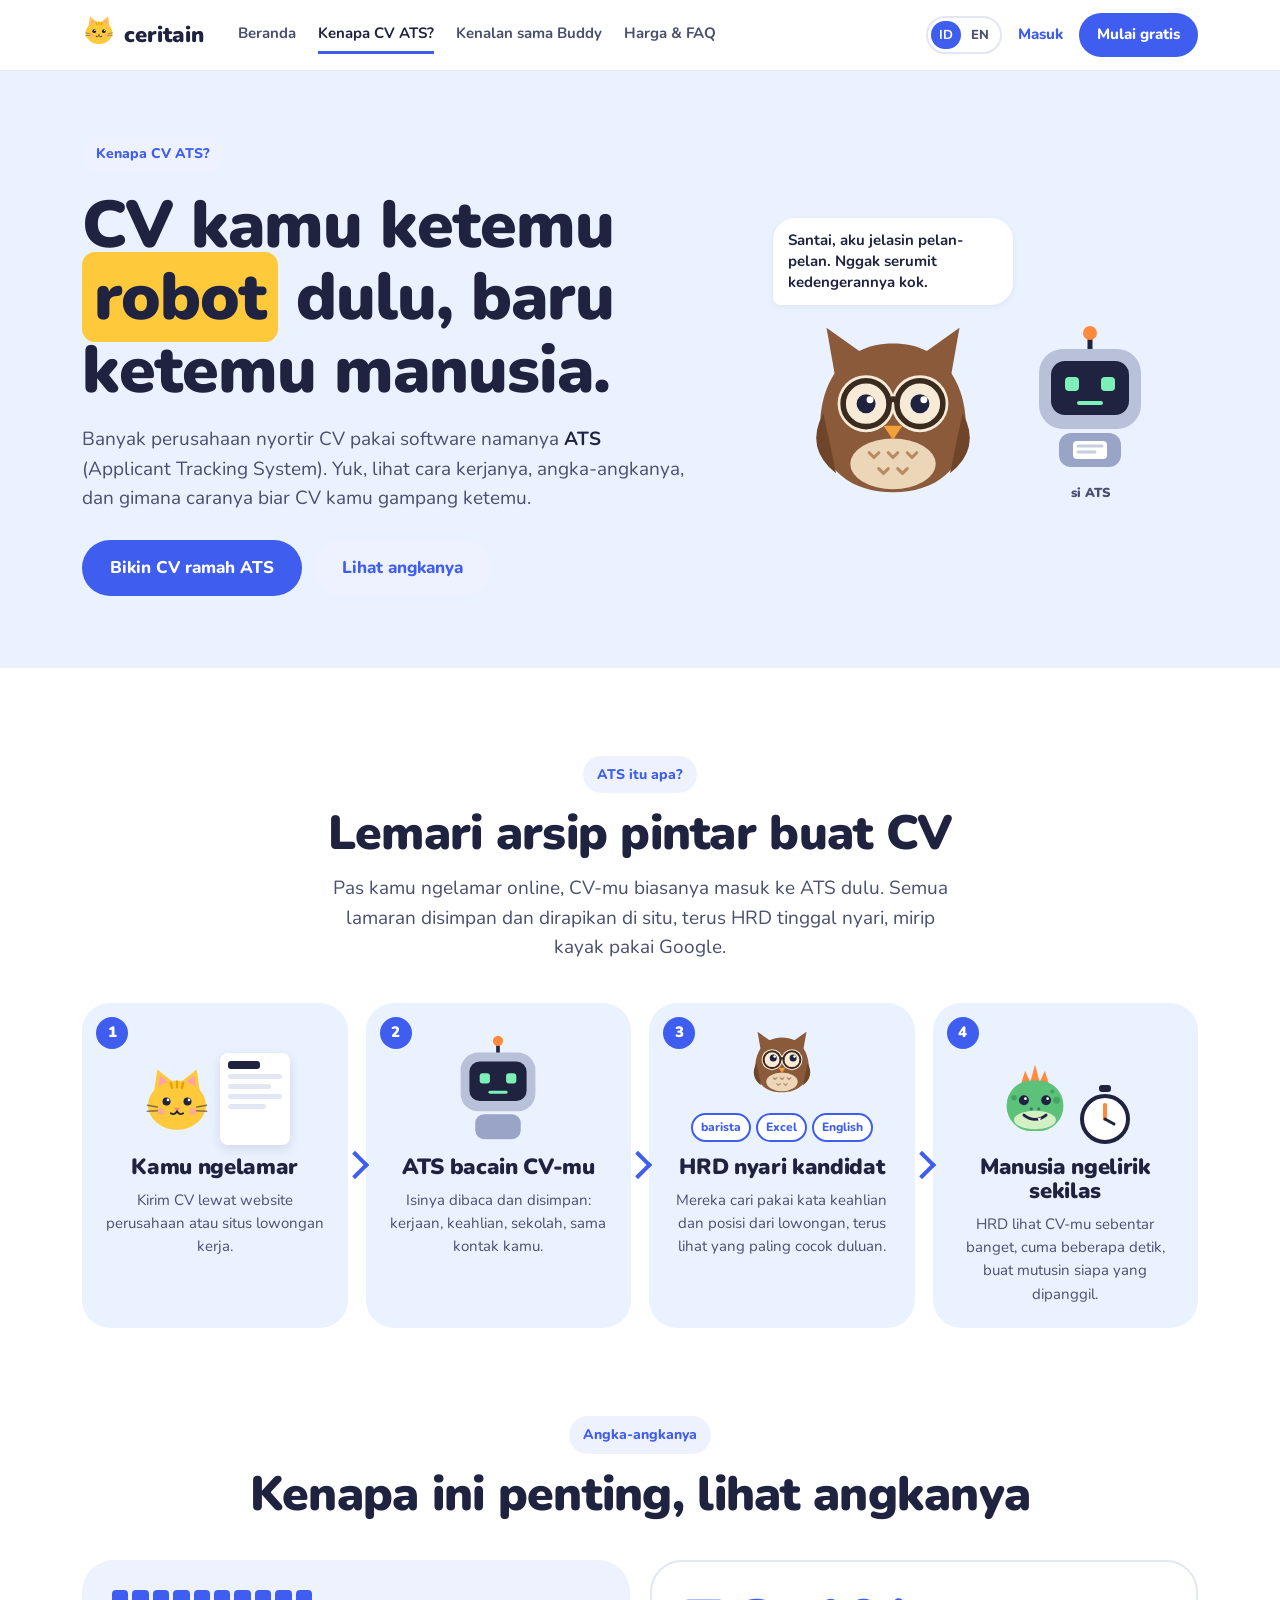
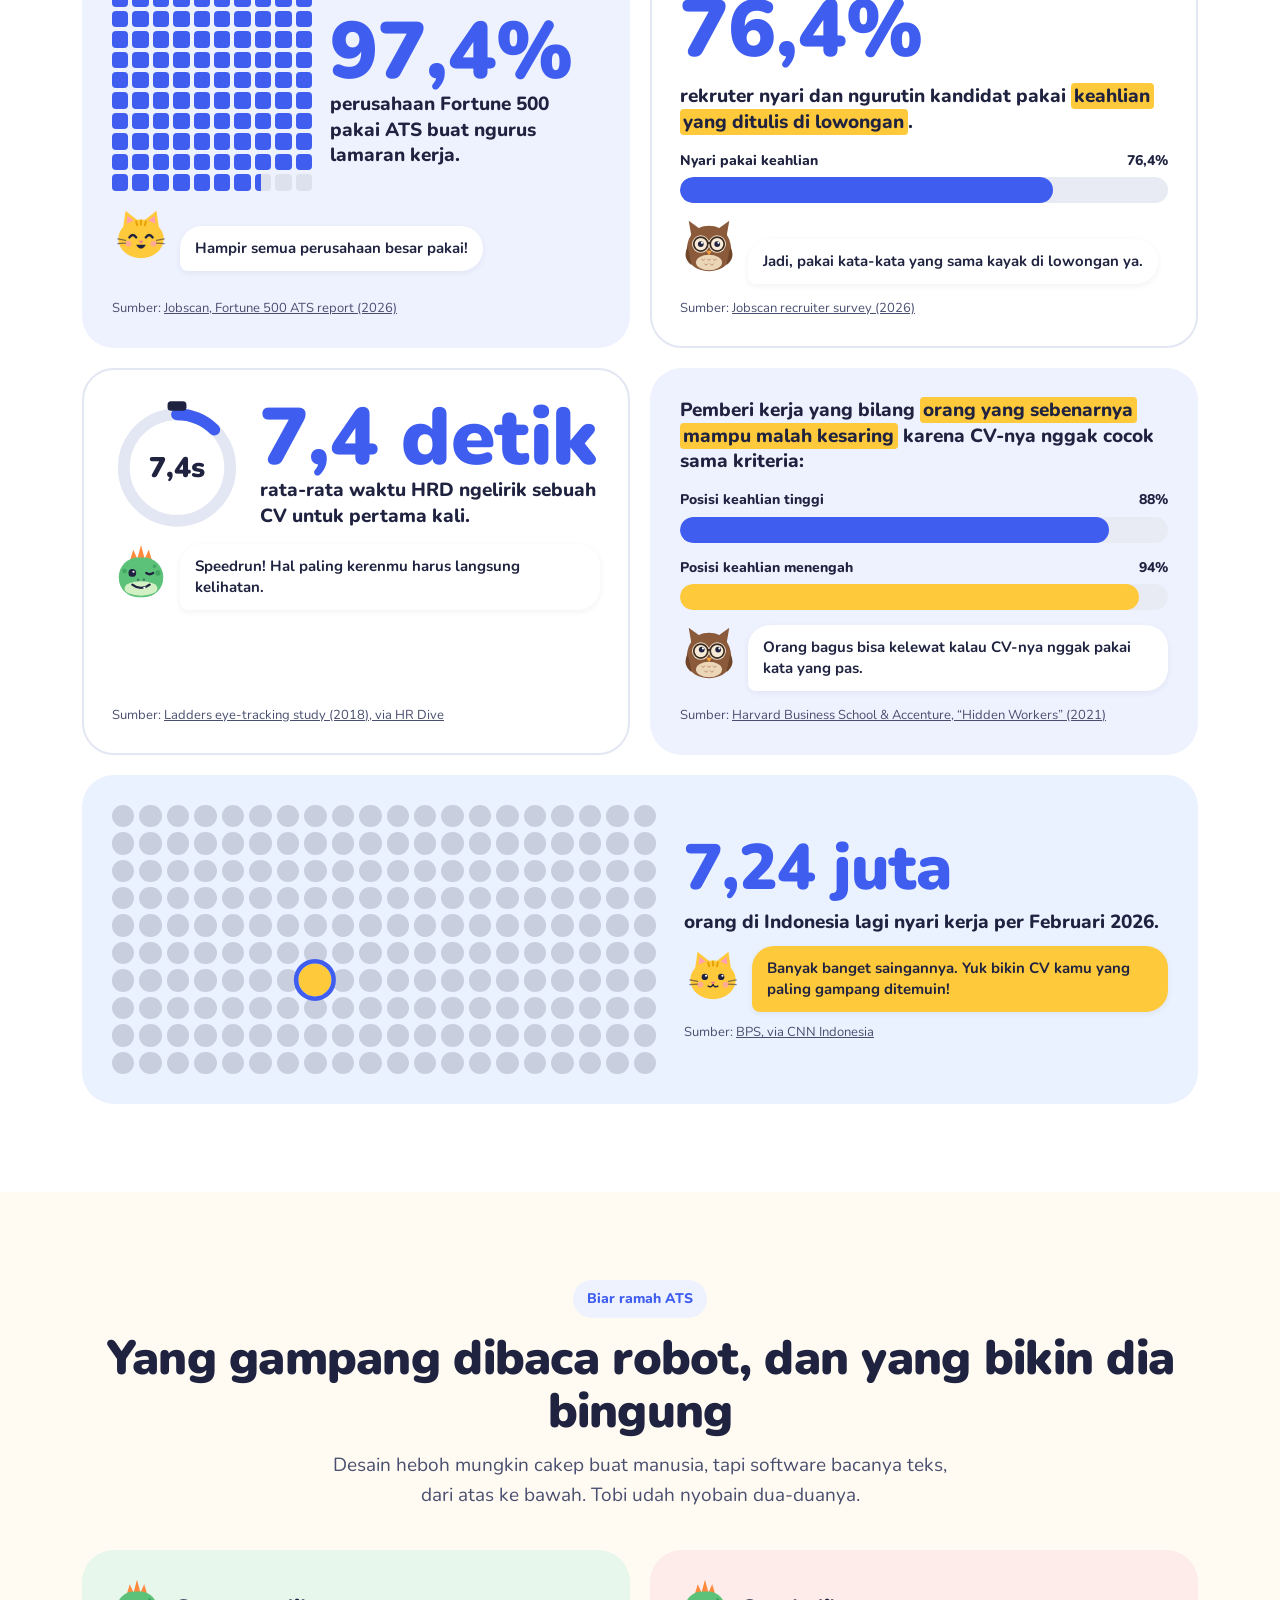
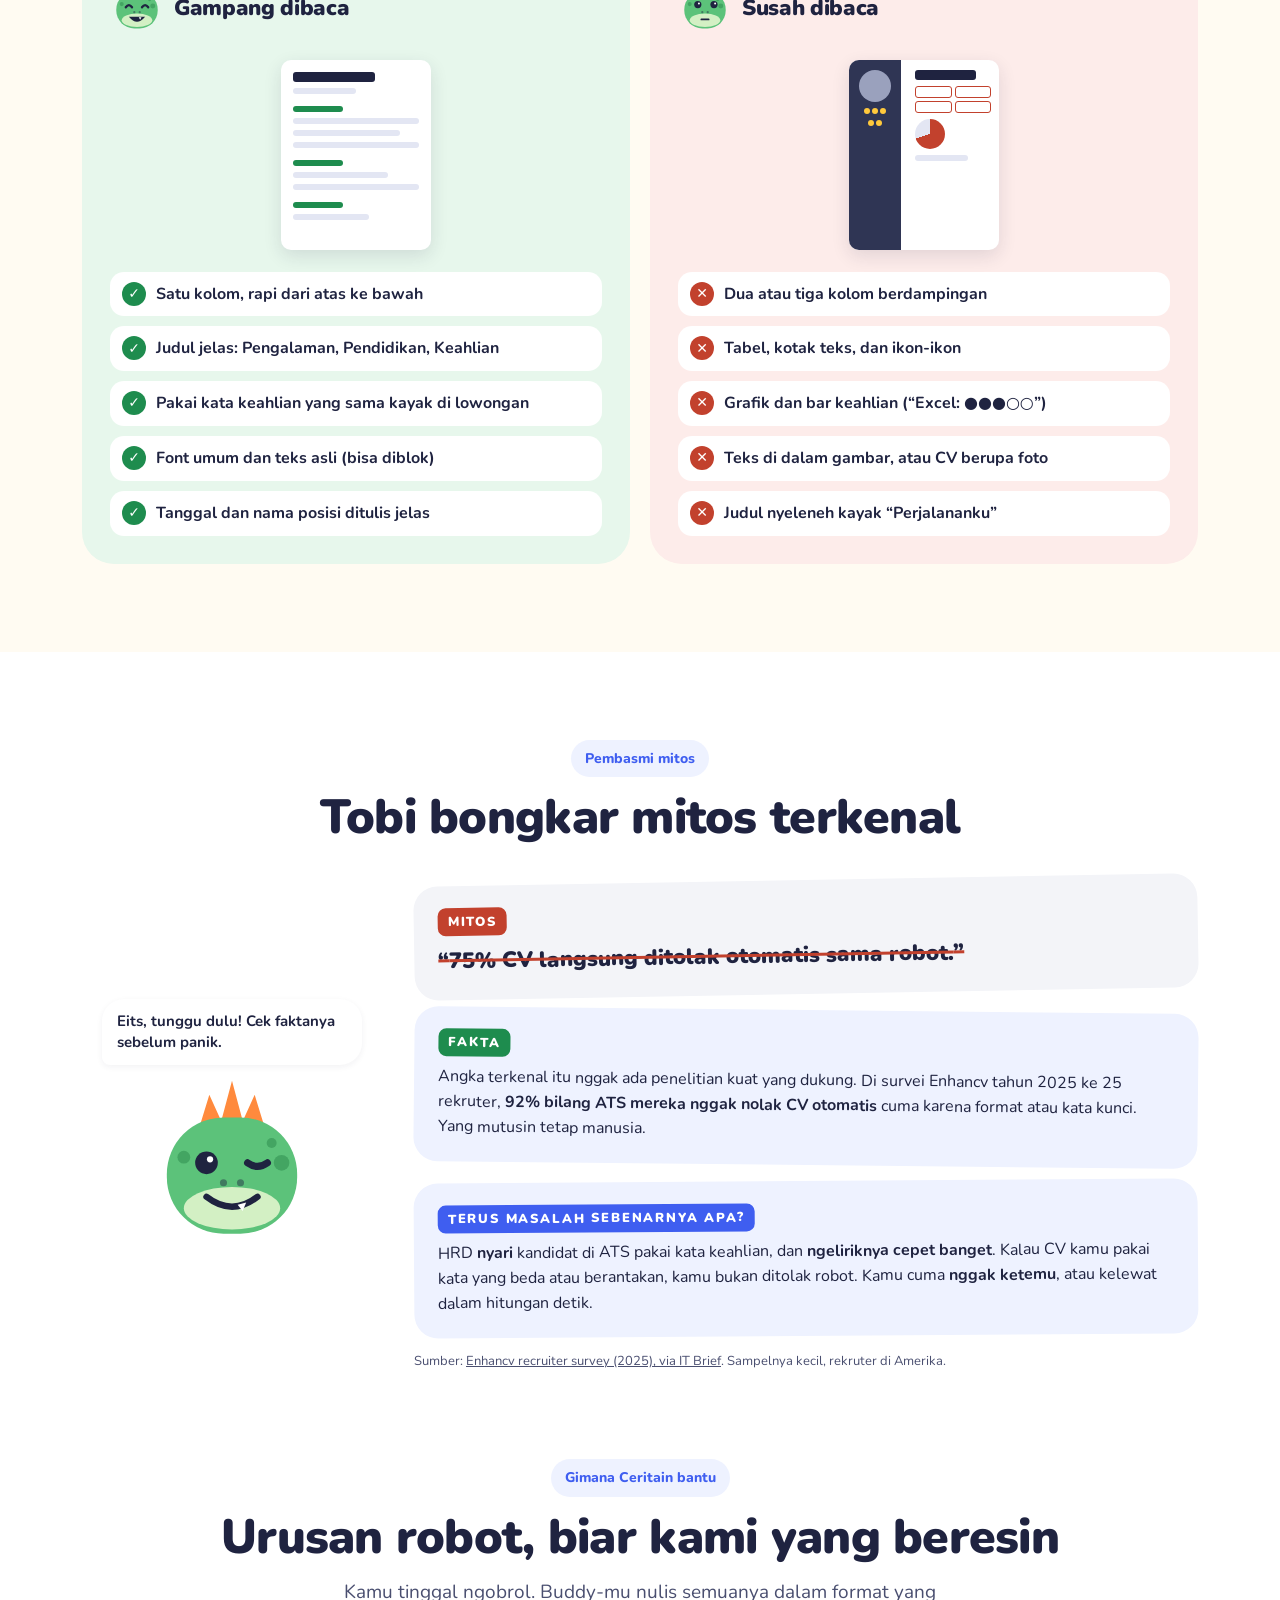
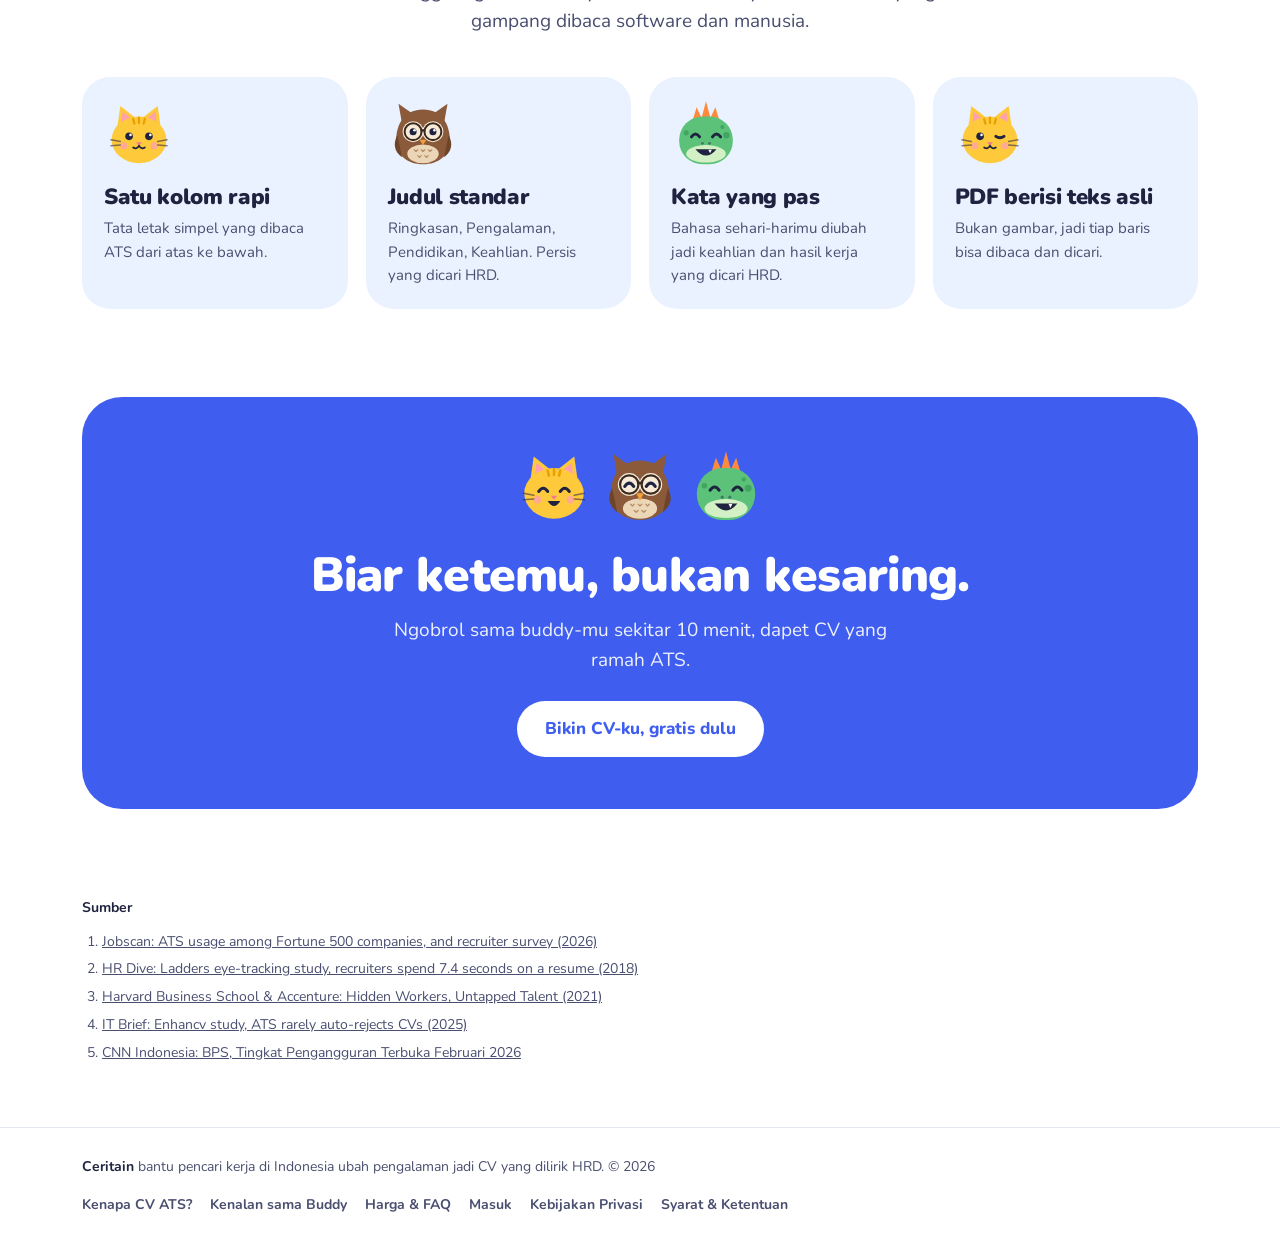
<file: why-ats.html>
<!doctype html>
<html lang="id">
<head>
<meta charset="utf-8">
<meta name="viewport" content="width=device-width, initial-scale=1">
<title>Kenapa CV ramah ATS itu penting · Ceritain</title>
<meta name="t-title" content="w.title">
<meta name="description" content="What an ATS (Applicant Tracking System) is, the numbers behind it, and how to make a CV that gets found. Dijelasin sama Kira, Kopi, dan Tobi.">
<link rel="icon" href="data:image/svg+xml,%3Csvg xmlns='http://www.w3.org/2000/svg' viewBox='0 0 120 120'%3E%3Cpath d='M22 54 L28 12 L56 34 Z M98 54 L92 12 L64 34 Z' fill='%23FFC93C'/%3E%3Cellipse cx='60' cy='70' rx='47' ry='40' fill='%23FFC93C'/%3E%3Ccircle cx='43' cy='64' r='7' fill='%231F2340'/%3E%3Ccircle cx='77' cy='64' r='7' fill='%231F2340'/%3E%3Cpath d='M55 74 H65 L60 80 Z' fill='%23F07A8E'/%3E%3C/svg%3E">
<link rel="preconnect" href="https://fonts.googleapis.com">
<link rel="stylesheet" href="https://fonts.googleapis.com/css2?family=Nunito:wght@400;600;700;800;900&family=Fraunces:opsz,wght@9..144,600;9..144,800&family=Bricolage+Grotesque:opsz,wght@12..96,600;12..96,800&family=Source+Serif+4:opsz,wght@8..60,400;8..60,700&display=swap">
<link rel="stylesheet" href="/lib/site.css">
<script src="/lib/i18n.js"></script>
<script src="/lib/buddies.js"></script>
<style>
  /* ATS robot */
  .bot-ill{display:inline-block}
  /* Flow */
  .flow{display:grid;grid-template-columns:repeat(4,minmax(0,1fr));gap:18px;margin-top:40px;position:relative}
  .fstep{background:var(--bg);border-radius:28px;padding:22px 20px;display:flex;flex-direction:column;align-items:center;text-align:center;gap:10px;position:relative;transition:background .4s}
  .fstep .pic{height:120px;display:flex;align-items:flex-end;justify-content:center;gap:6px}
  .fstep .n{position:absolute;top:14px;left:14px;width:32px;height:32px;border-radius:50%;background:var(--accent);color:#fff;font-weight:900;display:flex;align-items:center;justify-content:center;font-size:15px}
  .fstep p{margin:0;color:var(--muted);font-size:15px}
  .fstep:not(:last-child)::after{content:"";position:absolute;right:-17px;top:50%;width:16px;height:16px;border-top:4px solid var(--accent);border-right:4px solid var(--accent);transform:translateY(-50%) rotate(45deg);z-index:2}
  .chips{display:flex;flex-wrap:wrap;gap:5px;justify-content:center}
  .chips span{font-size:12px;font-weight:800;background:#fff;border:2px solid var(--accent);color:var(--accent);padding:3px 8px;border-radius:999px}
  .mini-cv{width:70px;height:92px;background:#fff;border-radius:8px;box-shadow:0 4px 12px rgba(31,35,64,.12);padding:8px;display:flex;flex-direction:column;gap:5px}
  .mini-cv i{display:block;height:5px;border-radius:3px;background:#E3E6F3}
  .mini-cv i:first-child{height:8px;width:60%;background:#1F2340}
  @media (max-width:900px){ .flow{grid-template-columns:repeat(2,minmax(0,1fr))} .fstep::after{display:none} }
  @media (max-width:520px){ .flow{grid-template-columns:minmax(0,1fr)} }

  /* Stat cards */
  .stats{display:grid;grid-template-columns:repeat(2,minmax(0,1fr));gap:20px;margin-top:40px}
  .stat{border-radius:32px;padding:28px;display:flex;flex-direction:column;gap:14px;border:2px solid var(--line);background:#fff}
  .stat.hl{background:var(--soft);border-color:transparent;transition:background .4s}
  .stat .num{font-family:var(--head);font-size:clamp(52px,7vw,80px);font-weight:900;line-height:1;color:var(--accent)}
  .stat .what{font-size:19px;font-weight:800;line-height:1.35}
  .stat .src{font-size:13px;color:var(--muted);margin-top:auto}
  .stat .src a{color:var(--muted)}
  .stat .row{display:flex;gap:18px;align-items:center;flex-wrap:wrap}
  .waffle{display:grid;grid-template-columns:repeat(10,1fr);gap:4px;width:200px;flex:none}
  .waffle i{aspect-ratio:1;border-radius:4px;background:#DDE1EE;transform:scale(.4);opacity:0;transition:transform .35s ease,opacity .35s ease}
  .waffle i.on{background:var(--accent)}
  .in .waffle i{transform:none;opacity:1}
  .bar{height:26px;border-radius:13px;background:#E8EBF4;overflow:hidden;position:relative}
  .bar b{position:absolute;inset:0 auto 0 0;width:0;background:var(--accent);border-radius:13px;transition:width 1.4s cubic-bezier(.2,.8,.2,1)}
  .bar b.alt{background:var(--pop)}
  .in .bar b{width:var(--w)}
  .barlbl{display:flex;justify-content:space-between;font-weight:800;font-size:14px;margin-bottom:6px}
  .watch{flex:none}
  .watch .ring{stroke-dasharray:283;stroke-dashoffset:283;transition:stroke-dashoffset 1.6s ease}
  .in .watch .ring{stroke-dashoffset:calc(283 - 283 * 7.4 / 60)}
  @media (max-width:860px){ .stats{grid-template-columns:minmax(0,1fr)} }

  /* Indonesia crowd */
  .crowd-box{margin-top:20px;border-radius:32px;background:var(--bg);padding:30px;display:flex;flex-wrap:wrap;gap:28px;align-items:center;transition:background .4s}
  .crowd{flex:1 1 380px;min-width:0;display:grid;grid-template-columns:repeat(20,1fr);gap:5px}
  .crowd i{aspect-ratio:1;border-radius:50%;background:#C9CEDF}
  .crowd i.me{background:var(--pop);outline:3px solid var(--accent);transform:scale(1.5)}
  .crowd-txt{flex:1 1 320px;min-width:0}

  /* Reads vs struggles */
  .vs{display:grid;grid-template-columns:repeat(2,minmax(0,1fr));gap:20px;margin-top:40px}
  .vcol{border-radius:32px;padding:28px;display:flex;flex-direction:column;gap:16px}
  .vcol.good{background:#E7F7EC} .vcol.bad{background:#FDECEA}
  .vcol h3{display:flex;align-items:center;gap:10px}
  .vcol ul{list-style:none;margin:0;padding:0;display:flex;flex-direction:column;gap:10px}
  .vcol li{display:flex;gap:10px;align-items:flex-start;font-weight:700;font-size:16px;background:#fff;border-radius:14px;padding:10px 12px}
  .vcol li .ic{flex:none;width:24px;height:24px;border-radius:50%;display:flex;align-items:center;justify-content:center;color:#fff;font-size:14px;font-weight:900}
  .good .ic{background:#1E8C4E} .bad .ic{background:#C2412D}
  .cvpic{display:flex;justify-content:center;padding:6px 0}
  .cvpic .sheet{width:150px;height:190px;background:#fff;border-radius:10px;box-shadow:0 6px 18px rgba(31,35,64,.12);padding:12px;display:flex;flex-direction:column;gap:6px}
  .sheet i{display:block;height:6px;border-radius:3px;background:#E3E6F3}
  .sheet .t{height:10px;width:65%;background:#1F2340}
  .sheet .h{height:6px;width:40%;background:#1E8C4E;margin-top:6px}
  .sheet.messy{flex-direction:row;padding:0;overflow:hidden}
  .sheet.messy .side{width:52px;background:#2F3554;padding:10px 6px;display:flex;flex-direction:column;gap:6px;align-items:center}
  .sheet.messy .ph{width:32px;height:32px;border-radius:50%;background:#9AA1BD}
  .sheet.messy .dots{display:flex;gap:2px}.sheet.messy .dots b{width:6px;height:6px;border-radius:50%;background:#FFC93C}
  .sheet.messy .main{flex:1;padding:10px 8px;display:flex;flex-direction:column;gap:6px}
  .sheet.messy .tbl{display:grid;grid-template-columns:1fr 1fr;gap:3px}.sheet.messy .tbl i{height:12px;border:1px solid #C2412D;background:#fff}
  .sheet.messy .chart{height:30px;border-radius:50%;width:30px;background:conic-gradient(#C2412D 0 70%,#E3E6F3 0)}
  @media (max-width:820px){ .vs{grid-template-columns:minmax(0,1fr)} }

  /* Myth */
  .myth{display:flex;flex-wrap:wrap;gap:32px;align-items:center;margin-top:36px}
  .myth-card{flex:1 1 420px;min-width:0;display:flex;flex-direction:column;gap:16px}
  .mcard{border-radius:24px;padding:22px 24px;position:relative}
  .mcard.m{background:#F3F4F8;transform:rotate(-1deg)}
  .mcard.f{background:var(--soft);transform:rotate(.6deg);transition:background .4s}
  .stamp{display:inline-block;font-weight:900;font-size:13px;letter-spacing:.14em;padding:4px 10px;border-radius:8px;margin-bottom:8px}
  .m .stamp{background:#C2412D;color:#fff} .f .stamp{background:#1E8C4E;color:#fff}
  .mcard q{font-size:22px;font-weight:900;quotes:"“" "”"}
  .mcard.m q{text-decoration:line-through;text-decoration-thickness:3px;text-decoration-color:#C2412D}
  .mcard p{margin:0;font-size:16px}
  .myth-art{flex:0 1 300px;display:flex;flex-direction:column;align-items:center;gap:10px}

  /* Help tiles */
  .help{display:grid;grid-template-columns:repeat(4,minmax(0,1fr));gap:18px;margin-top:40px}
  .tile{background:var(--bg);border-radius:28px;padding:22px;display:flex;flex-direction:column;gap:8px;transition:background .4s}
  .tile p{margin:0;color:var(--muted);font-size:15px}
  @media (max-width:900px){ .help{grid-template-columns:repeat(2,minmax(0,1fr))} }
  @media (max-width:520px){ .help{grid-template-columns:minmax(0,1fr)} }

  .sources{font-size:14px;color:var(--muted)}
  .sources ol{padding-left:20px;margin:12px 0 0;display:flex;flex-direction:column;gap:6px}
  .sources a{color:var(--muted)}
</style>
</head>
<body>
<div id="siteNav"></div>

<main>
  <header class="phero">
    <div class="wrap">
      <div class="txt">
        <span class="eyebrow" data-t="w.eye"></span>
        <h1 data-t="w.h1"></h1>
        <p class="lead" data-t="w.lead"></p>
        <div style="display:flex;flex-wrap:wrap;gap:12px;margin-top:26px">
          <a class="btn startLink" href="/app" data-t="w.cta"></a>
          <a class="btn ghost" href="#numbers" data-t="w.cta2"></a>
        </div>
      </div>
      <div class="art" aria-hidden="true">
        <div style="display:flex;flex-direction:column;align-items:center;gap:10px">
          <div class="say" style="max-width:240px" data-t="w.kopiHi"></div>
          <span class="bob" data-m="kopi happy 190"></span>
        </div>
        <div class="bob" style="animation-delay:-1.5s;margin-bottom:10px">
          <svg class="bot-ill" width="130" height="150" viewBox="0 0 130 150"><path d="M65 8 V24" stroke="#1F2340" stroke-width="5" stroke-linecap="round"/><circle cx="65" cy="8" r="7" fill="#FF8A3D"/><rect x="14" y="24" width="102" height="80" rx="24" fill="#B9C1DA"/><rect x="26" y="36" width="78" height="54" rx="14" fill="#1F2340"/><rect x="40" y="52" width="14" height="14" rx="4" fill="#7CF0B6"/><rect x="76" y="52" width="14" height="14" rx="4" fill="#7CF0B6"/><path d="M54 78 H76" stroke="#7CF0B6" stroke-width="4" stroke-linecap="round"/><rect x="34" y="108" width="62" height="34" rx="12" fill="#9AA4C6"/><rect x="48" y="116" width="34" height="18" rx="4" fill="#fff"/><path d="M53 121 H77 M53 127 H70" stroke="#C9CEDF" stroke-width="3" stroke-linecap="round"/></svg>
          <div style="text-align:center;font-weight:900;font-size:13px;color:var(--muted)" data-t="w.theAts"></div>
        </div>
      </div>
    </div>
  </header>

  <section>
    <div class="wrap">
      <div class="center reveal">
        <span class="eyebrow" data-t="w.whatEye"></span>
        <h2 style="margin-top:14px" data-t="w.whatH"></h2>
        <p class="lead" style="margin-top:14px" data-t="w.whatP"></p>
      </div>
      <div class="flow">
        <div class="fstep reveal"><span class="n">1</span>
          <div class="pic"><span data-m="kira happy 74"></span><div class="mini-cv"><i></i><i></i><i style="width:80%"></i><i></i><i style="width:70%"></i></div></div>
          <h3 data-t="w.f1h"></h3><p data-t="w.f1p"></p></div>
        <div class="fstep reveal"><span class="n">2</span>
          <div class="pic"><svg width="96" height="110" viewBox="0 0 130 150" aria-hidden="true"><path d="M65 8 V24" stroke="#1F2340" stroke-width="5" stroke-linecap="round"/><circle cx="65" cy="8" r="7" fill="#FF8A3D"/><rect x="14" y="24" width="102" height="80" rx="24" fill="#B9C1DA"/><rect x="26" y="36" width="78" height="54" rx="14" fill="#1F2340"/><rect x="40" y="52" width="14" height="14" rx="4" fill="#7CF0B6"/><rect x="76" y="52" width="14" height="14" rx="4" fill="#7CF0B6"/><path d="M54 78 H76" stroke="#7CF0B6" stroke-width="4" stroke-linecap="round"/><rect x="34" y="108" width="62" height="34" rx="12" fill="#9AA4C6"/></svg></div>
          <h3 data-t="w.f2h"></h3><p data-t="w.f2p"></p></div>
        <div class="fstep reveal"><span class="n">3</span>
          <div class="pic" style="flex-direction:column;align-items:center;gap:8px"><span data-m="kopi think 70"></span><div class="chips"><span>barista</span><span>Excel</span><span>English</span></div></div>
          <h3 data-t="w.f3h"></h3><p data-t="w.f3p"></p></div>
        <div class="fstep reveal"><span class="n">4</span>
          <div class="pic"><span data-m="tobi happy 74"></span><svg width="54" height="62" viewBox="0 0 54 62" aria-hidden="true"><rect x="21" y="2" width="12" height="7" rx="3" fill="#1F2340"/><circle cx="27" cy="36" r="23" fill="#fff" stroke="#1F2340" stroke-width="4"/><path d="M27 36 V22" stroke="#FF8A3D" stroke-width="4" stroke-linecap="round"/><path d="M27 36 L36 41" stroke="#1F2340" stroke-width="3" stroke-linecap="round"/></svg></div>
          <h3 data-t="w.f4h"></h3><p data-t="w.f4p"></p></div>
      </div>
    </div>
  </section>

  <section id="numbers" style="padding-top:0">
    <div class="wrap">
      <div class="center reveal">
        <span class="eyebrow" data-t="w.numEye"></span>
        <h2 style="margin-top:14px" data-t="w.numH"></h2>
      </div>
      <div class="stats">
        <article class="stat hl reveal">
          <div class="row">
            <div class="waffle" id="waffle" role="img" data-t-aria="w.waffleAria"></div>
            <div style="flex:1;min-width:180px"><div class="num">97,4%</div><div class="what" data-t="w.s1"></div></div>
          </div>
          <div class="speaker"><span data-m="kira yay 58"></span><div class="say" data-t="w.s1say"></div></div>
          <div class="src"><span data-t="w.src"></span> <a href="https://www.jobscan.co/blog/fortune-500-use-applicant-tracking-systems/" target="_blank" rel="noopener">Jobscan, Fortune 500 ATS report (2026)</a></div>
        </article>
        <article class="stat reveal">
          <div class="num">76,4%</div>
          <div class="what" data-t="w.s2"></div>
          <div><div class="barlbl"><span data-t="w.s2bar"></span><span>76,4%</span></div><div class="bar"><b style="--w:76.4%"></b></div></div>
          <div class="speaker"><span data-m="kopi happy 58"></span><div class="say" data-t="w.s2say"></div></div>
          <div class="src"><span data-t="w.src"></span> <a href="https://www.jobscan.co/blog/fortune-500-use-applicant-tracking-systems/" target="_blank" rel="noopener">Jobscan recruiter survey (2026)</a></div>
        </article>
        <article class="stat reveal">
          <div class="row">
            <svg class="watch" width="130" height="130" viewBox="0 0 110 110" role="img" data-t-aria="w.watchAria"><circle cx="55" cy="58" r="45" fill="#fff" stroke="#E3E6F3" stroke-width="10"/><circle class="ring" cx="55" cy="58" r="45" fill="none" stroke="var(--accent)" stroke-width="10" stroke-linecap="round" transform="rotate(-90 55 58)"/><rect x="47" y="2" width="16" height="8" rx="3" fill="#1F2340"/><text x="55" y="66" text-anchor="middle" font-family="Nunito" font-weight="900" font-size="24" fill="#1F2340">7,4s</text></svg>
            <div style="flex:1;min-width:180px"><div class="num" data-t="w.s3num"></div><div class="what" data-t="w.s3"></div></div>
          </div>
          <div class="speaker"><span data-m="tobi wink 58"></span><div class="say" data-t="w.s3say"></div></div>
          <div class="src"><span data-t="w.src"></span> <a href="https://www.hrdive.com/news/recruiters-spend-74-seconds-looking-at-your-resume/541582/" target="_blank" rel="noopener">Ladders eye-tracking study (2018), via HR Dive</a></div>
        </article>
        <article class="stat hl reveal">
          <div class="what" data-t="w.s4"></div>
          <div><div class="barlbl"><span data-t="w.s4a"></span><span>88%</span></div><div class="bar"><b style="--w:88%"></b></div></div>
          <div><div class="barlbl"><span data-t="w.s4b"></span><span>94%</span></div><div class="bar"><b class="alt" style="--w:94%"></b></div></div>
          <div class="speaker"><span data-m="kopi think 58"></span><div class="say" data-t="w.s4say"></div></div>
          <div class="src"><span data-t="w.src"></span> <a href="https://www.hbs.edu/managing-the-future-of-work/Documents/research/hiddenworkers09032021.pdf" target="_blank" rel="noopener">Harvard Business School &amp; Accenture, “Hidden Workers” (2021)</a></div>
        </article>
      </div>

      <div class="crowd-box reveal">
        <div class="crowd" id="crowd" role="img" data-t-aria="w.crowdAria"></div>
        <div class="crowd-txt">
          <div class="stat" style="border:none;background:none;padding:0;gap:10px">
            <div class="num" style="font-size:clamp(44px,6vw,64px)" data-t="w.s5num"></div>
            <div class="what" data-t="w.s5"></div>
            <div class="speaker"><span data-m="kira happy 58"></span><div class="say pop" data-t="w.s5say"></div></div>
            <div class="src"><span data-t="w.src"></span> <a href="https://www.cnnindonesia.com/ekonomi/20260506140952-537-1355743/bps-tingkat-pengangguran-terbuka-per-februari-2026-468-persen" target="_blank" rel="noopener">BPS, via CNN Indonesia</a></div>
          </div>
        </div>
      </div>
    </div>
  </section>

  <section style="background:#FFFBF2">
    <div class="wrap">
      <div class="center reveal">
        <span class="eyebrow" data-t="w.vsEye"></span>
        <h2 style="margin-top:14px" data-t="w.vsH"></h2>
        <p class="lead" style="margin-top:14px" data-t="w.vsP"></p>
      </div>
      <div class="vs">
        <div class="vcol good reveal">
          <h3><span data-m="tobi yay 54"></span><span data-t="w.goodH"></span></h3>
          <div class="cvpic" aria-hidden="true"><div class="sheet"><i class="t"></i><i style="width:50%"></i><i class="h"></i><i></i><i style="width:85%"></i><i></i><i class="h"></i><i style="width:75%"></i><i></i><i class="h"></i><i style="width:60%"></i></div></div>
          <ul>
            <li><span class="ic">✓</span><span data-t="w.g1"></span></li>
            <li><span class="ic">✓</span><span data-t="w.g2"></span></li>
            <li><span class="ic">✓</span><span data-t="w.g3"></span></li>
            <li><span class="ic">✓</span><span data-t="w.g4"></span></li>
            <li><span class="ic">✓</span><span data-t="w.g5"></span></li>
          </ul>
        </div>
        <div class="vcol bad reveal">
          <h3><span data-m="tobi think 54"></span><span data-t="w.badH"></span></h3>
          <div class="cvpic" aria-hidden="true"><div class="sheet messy"><div class="side"><span class="ph"></span><span class="dots"><b></b><b></b><b></b></span><span class="dots"><b></b><b></b></span></div><div class="main"><i class="t" style="width:80%"></i><div class="tbl"><i></i><i></i><i></i><i></i></div><span class="chart"></span><i style="width:70%"></i></div></div></div>
          <ul>
            <li><span class="ic">✕</span><span data-t="w.b1"></span></li>
            <li><span class="ic">✕</span><span data-t="w.b2"></span></li>
            <li><span class="ic">✕</span><span data-t="w.b3"></span></li>
            <li><span class="ic">✕</span><span data-t="w.b4"></span></li>
            <li><span class="ic">✕</span><span data-t="w.b5"></span></li>
          </ul>
        </div>
      </div>
    </div>
  </section>

  <section>
    <div class="wrap">
      <div class="center reveal">
        <span class="eyebrow" data-t="w.mythEye"></span>
        <h2 style="margin-top:14px" data-t="w.mythH"></h2>
      </div>
      <div class="myth">
        <div class="myth-art reveal" aria-hidden="true">
          <div class="say" style="max-width:260px" data-t="w.tobiHold"></div>
          <span class="bob" data-m="tobi wink 170"></span>
        </div>
        <div class="myth-card reveal">
          <div class="mcard m"><span class="stamp" data-t="w.myth"></span><br><q data-t="w.mythQ"></q></div>
          <div class="mcard f"><span class="stamp" data-t="w.fact"></span><p data-t="w.factP"></p></div>
          <div class="mcard f" style="transform:rotate(-.4deg)"><span class="stamp" style="background:var(--accent)" data-t="w.realH"></span><p data-t="w.realP"></p></div>
          <div class="src" style="font-size:13px;color:var(--muted)"><span data-t="w.src"></span> <a href="https://itbrief.co.uk/story/study-reveals-ats-rarely-auto-rejects-cvs-debunks-75-myth" target="_blank" rel="noopener" style="color:var(--muted)">Enhancv recruiter survey (2025), via IT Brief</a>. <span data-t="w.small"></span></div>
        </div>
      </div>
    </div>
  </section>

  <section style="padding-top:0">
    <div class="wrap">
      <div class="center reveal">
        <span class="eyebrow" data-t="w.helpEye"></span>
        <h2 style="margin-top:14px" data-t="w.helpH"></h2>
        <p class="lead" style="margin-top:14px" data-t="w.helpP"></p>
      </div>
      <div class="help">
        <div class="tile reveal"><span data-m="kira happy 70"></span><h3 data-t="w.h1h"></h3><p data-t="w.h1p"></p></div>
        <div class="tile reveal"><span data-m="kopi happy 70"></span><h3 data-t="w.h2h"></h3><p data-t="w.h2p"></p></div>
        <div class="tile reveal"><span data-m="tobi yay 70"></span><h3 data-t="w.h3h"></h3><p data-t="w.h3p"></p></div>
        <div class="tile reveal"><span data-m="kira wink 70"></span><h3 data-t="w.h4h"></h3><p data-t="w.h4p"></p></div>
      </div>
    </div>
  </section>

  <section class="final">
    <div class="wrap">
      <div class="final-box reveal">
        <div class="wave" id="wave"></div>
        <h2 data-t="w.finalH"></h2>
        <p data-t="w.finalP"></p>
        <a class="btn startLink" href="/app" data-t="w.finalCta"></a>
      </div>
    </div>
  </section>

  <section class="sources" style="padding:0 0 64px">
    <div class="wrap">
      <b style="color:var(--ink)" data-t="w.sources"></b>
      <ol>
        <li><a href="https://www.jobscan.co/blog/fortune-500-use-applicant-tracking-systems/" target="_blank" rel="noopener">Jobscan: ATS usage among Fortune 500 companies, and recruiter survey (2026)</a></li>
        <li><a href="https://www.hrdive.com/news/recruiters-spend-74-seconds-looking-at-your-resume/541582/" target="_blank" rel="noopener">HR Dive: Ladders eye-tracking study, recruiters spend 7.4 seconds on a resume (2018)</a></li>
        <li><a href="https://www.hbs.edu/managing-the-future-of-work/Documents/research/hiddenworkers09032021.pdf" target="_blank" rel="noopener">Harvard Business School &amp; Accenture: Hidden Workers, Untapped Talent (2021)</a></li>
        <li><a href="https://itbrief.co.uk/story/study-reveals-ats-rarely-auto-rejects-cvs-debunks-75-myth" target="_blank" rel="noopener">IT Brief: Enhancv study, ATS rarely auto-rejects CVs (2025)</a></li>
        <li><a href="https://www.cnnindonesia.com/ekonomi/20260506140952-537-1355743/bps-tingkat-pengangguran-terbuka-per-februari-2026-468-persen" target="_blank" rel="noopener">CNN Indonesia: BPS, Tingkat Pengangguran Terbuka Februari 2026</a></li>
      </ol>
    </div>
  </section>
</main>

<div id="siteFooter"></div>

<script>
I18N.add({
  id: {
    "w.title": "Kenapa CV ramah ATS itu penting · Ceritain",
    "w.eye": "Kenapa CV ATS?",
    "w.h1": "CV kamu ketemu <mark>robot</mark> dulu, baru ketemu manusia.",
    "w.lead": "Banyak perusahaan nyortir CV pakai software namanya <b style=\"color:var(--ink)\">ATS</b> (Applicant Tracking System). Yuk, lihat cara kerjanya, angka-angkanya, dan gimana caranya biar CV kamu gampang ketemu.",
    "w.cta": "Bikin CV ramah ATS", "w.cta2": "Lihat angkanya",
    "w.kopiHi": "Santai, aku jelasin pelan-pelan. Nggak serumit kedengerannya kok.", "w.theAts": "si ATS",
    "w.whatEye": "ATS itu apa?", "w.whatH": "Lemari arsip pintar buat CV",
    "w.whatP": "Pas kamu ngelamar online, CV-mu biasanya masuk ke ATS dulu. Semua lamaran disimpan dan dirapikan di situ, terus HRD tinggal nyari, mirip kayak pakai Google.",
    "w.f1h": "Kamu ngelamar", "w.f1p": "Kirim CV lewat website perusahaan atau situs lowongan kerja.",
    "w.f2h": "ATS bacain CV-mu", "w.f2p": "Isinya dibaca dan disimpan: kerjaan, keahlian, sekolah, sama kontak kamu.",
    "w.f3h": "HRD nyari kandidat", "w.f3p": "Mereka cari pakai kata keahlian dan posisi dari lowongan, terus lihat yang paling cocok duluan.",
    "w.f4h": "Manusia ngelirik sekilas", "w.f4p": "HRD lihat CV-mu sebentar banget, cuma beberapa detik, buat mutusin siapa yang dipanggil.",
    "w.numEye": "Angka-angkanya", "w.numH": "Kenapa ini penting, lihat angkanya",
    "w.waffleAria": "97,4 dari 100 kotak terisi",
    "w.s1": "perusahaan Fortune 500 pakai ATS buat ngurus lamaran kerja.", "w.s1say": "Hampir semua perusahaan besar pakai!",
    "w.src": "Sumber:",
    "w.s2": "rekruter nyari dan ngurutin kandidat pakai <mark>keahlian yang ditulis di lowongan</mark>.",
    "w.s2bar": "Nyari pakai keahlian", "w.s2say": "Jadi, pakai kata-kata yang sama kayak di lowongan ya.",
    "w.watchAria": "Stopwatch 7,4 detik", "w.s3num": "7,4 detik",
    "w.s3": "rata-rata waktu HRD ngelirik sebuah CV untuk pertama kali.", "w.s3say": "Speedrun! Hal paling kerenmu harus langsung kelihatan.",
    "w.s4": "Pemberi kerja yang bilang <mark>orang yang sebenarnya mampu malah kesaring</mark> karena CV-nya nggak cocok sama kriteria:",
    "w.s4a": "Posisi keahlian tinggi", "w.s4b": "Posisi keahlian menengah",
    "w.s4say": "Orang bagus bisa kelewat kalau CV-nya nggak pakai kata yang pas.",
    "w.crowdAria": "Kerumunan 200 titik, satu di antaranya disorot", "w.s5num": "7,24 juta",
    "w.s5": "orang di Indonesia lagi nyari kerja per Februari 2026.", "w.s5say": "Banyak banget saingannya. Yuk bikin CV kamu yang paling gampang ditemuin!",
    "w.vsEye": "Biar ramah ATS", "w.vsH": "Yang gampang dibaca robot, dan yang bikin dia bingung",
    "w.vsP": "Desain heboh mungkin cakep buat manusia, tapi software bacanya teks, dari atas ke bawah. Tobi udah nyobain dua-duanya.",
    "w.goodH": "Gampang dibaca", "w.badH": "Susah dibaca",
    "w.g1": "Satu kolom, rapi dari atas ke bawah", "w.g2": "Judul jelas: Pengalaman, Pendidikan, Keahlian", "w.g3": "Pakai kata keahlian yang sama kayak di lowongan",
    "w.g4": "Font umum dan teks asli (bisa diblok)", "w.g5": "Tanggal dan nama posisi ditulis jelas",
    "w.b1": "Dua atau tiga kolom berdampingan", "w.b2": "Tabel, kotak teks, dan ikon-ikon", "w.b3": "Grafik dan bar keahlian (“Excel: ●●●○○”)",
    "w.b4": "Teks di dalam gambar, atau CV berupa foto", "w.b5": "Judul nyeleneh kayak “Perjalananku”",
    "w.mythEye": "Pembasmi mitos", "w.mythH": "Tobi bongkar mitos terkenal",
    "w.tobiHold": "Eits, tunggu dulu! Cek faktanya sebelum panik.",
    "w.myth": "MITOS", "w.mythQ": "75% CV langsung ditolak otomatis sama robot.",
    "w.fact": "FAKTA", "w.factP": "Angka terkenal itu nggak ada penelitian kuat yang dukung. Di survei Enhancv tahun 2025 ke 25 rekruter, <b>92% bilang ATS mereka nggak nolak CV otomatis</b> cuma karena format atau kata kunci. Yang mutusin tetap manusia.",
    "w.realH": "TERUS MASALAH SEBENARNYA APA?", "w.realP": "HRD <b>nyari</b> kandidat di ATS pakai kata keahlian, dan <b>ngeliriknya cepet banget</b>. Kalau CV kamu pakai kata yang beda atau berantakan, kamu bukan ditolak robot. Kamu cuma <b>nggak ketemu</b>, atau kelewat dalam hitungan detik.",
    "w.small": "Sampelnya kecil, rekruter di Amerika.",
    "w.helpEye": "Gimana Ceritain bantu", "w.helpH": "Urusan robot, biar kami yang beresin",
    "w.helpP": "Kamu tinggal ngobrol. Buddy-mu nulis semuanya dalam format yang gampang dibaca software dan manusia.",
    "w.h1h": "Satu kolom rapi", "w.h1p": "Tata letak simpel yang dibaca ATS dari atas ke bawah.",
    "w.h2h": "Judul standar", "w.h2p": "Ringkasan, Pengalaman, Pendidikan, Keahlian. Persis yang dicari HRD.",
    "w.h3h": "Kata yang pas", "w.h3p": "Bahasa sehari-harimu diubah jadi keahlian dan hasil kerja yang dicari HRD.",
    "w.h4h": "PDF berisi teks asli", "w.h4p": "Bukan gambar, jadi tiap baris bisa dibaca dan dicari.",
    "w.finalH": "Biar ketemu, bukan kesaring.", "w.finalP": "Ngobrol sama buddy-mu sekitar 10 menit, dapet CV yang ramah ATS.",
    "w.finalCta": "Bikin CV-ku, gratis dulu", "w.sources": "Sumber",
  },
  en: {
    "w.title": "Why an ATS-friendly CV matters · Ceritain",
    "w.eye": "Why ATS-friendly?",
    "w.h1": "Your CV meets a <mark>robot</mark> before it meets a human.",
    "w.lead": "Most companies sort CVs with software called an <b style=\"color:var(--ink)\">ATS</b> (Applicant Tracking System). Here's what it does, the numbers behind it, and how to make sure your CV gets found.",
    "w.cta": "Make my ATS-friendly CV", "w.cta2": "See the numbers",
    "w.kopiHi": "Let me explain, slowly. It's simpler than it sounds.", "w.theAts": "the ATS",
    "w.whatEye": "What is an ATS?", "w.whatH": "A smart filing cabinet for CVs",
    "w.whatP": "When you apply online, your CV usually lands in an ATS first. It stores and organises every application, then recruiters search through it, a bit like Google.",
    "w.f1h": "You apply", "w.f1p": "You send your CV through the company's website or a job portal.",
    "w.f2h": "The ATS reads it", "w.f2p": "It pulls out the text: your jobs, skills, school and contact details, and files them.",
    "w.f3h": "Recruiters search", "w.f3p": "They search for skills and job titles from the job post, and look at the best matches first.",
    "w.f4h": "A person skims", "w.f4p": "A recruiter takes a quick first look, often just a few seconds, to decide who to call.",
    "w.numEye": "The numbers", "w.numH": "Why it matters, in numbers",
    "w.waffleAria": "97.4 out of 100 squares filled",
    "w.s1": "of Fortune 500 companies use an ATS to manage job applications.", "w.s1say": "Almost every big company uses one!",
    "w.src": "Source:",
    "w.s2": "of recruiters search and rank candidates by the <mark>skills listed in the job post</mark>.",
    "w.s2bar": "Search by skills", "w.s2say": "So use the same words as the job post. Exactly.",
    "w.watchAria": "Stopwatch showing 7.4 seconds", "w.s3num": "7.4 sec",
    "w.s3": "is how long recruiters spend on a CV's first look, on average.", "w.s3say": "Speedrun! Your best stuff must be easy to spot.",
    "w.s4": "Employers who say <mark>qualified people get screened out</mark> because their CV didn't match the exact criteria:",
    "w.s4a": "High-skill roles", "w.s4b": "Middle-skill roles",
    "w.s4say": "Good people get missed when their CV doesn't use the right words.",
    "w.crowdAria": "A crowd of 200 dots with one highlighted", "w.s5num": "7.24 million",
    "w.s5": "people in Indonesia were looking for work in February 2026.", "w.s5say": "That's a lot of CVs. Let's make yours the easy one to find!",
    "w.vsEye": "ATS-friendly, explained", "w.vsH": "What the robot reads easily, and what trips it up",
    "w.vsP": "Fancy designs can look nice to people, but software reads text, top to bottom. Tobi tried both.",
    "w.goodH": "Easy to read", "w.badH": "Hard to read",
    "w.g1": "One simple column, top to bottom", "w.g2": "Clear headings: Experience, Education, Skills", "w.g3": "The same skill words used in the job post",
    "w.g4": "Common fonts and real, selectable text", "w.g5": "Dates and job titles written plainly",
    "w.b1": "Two or three columns side by side", "w.b2": "Tables, text boxes and icons", "w.b3": "Skill bars and charts (“Excel: ●●●○○”)",
    "w.b4": "Text hidden inside images or a photo-only CV", "w.b5": "Creative headings like “My Journey”",
    "w.mythEye": "Myth buster", "w.mythH": "Tobi busts a famous myth",
    "w.tobiHold": "Hold up! Let's check the facts before we panic.",
    "w.myth": "MYTH", "w.mythQ": "75% of CVs are automatically rejected by robots.",
    "w.fact": "FACT", "w.factP": "There's no solid study behind that famous number. In a 2025 survey of 25 recruiters by Enhancv, <b>92% said their ATS doesn't auto-reject CVs</b> for formatting or missing keywords. People still make the decisions.",
    "w.realH": "SO WHAT'S THE REAL PROBLEM?", "w.realP": "Recruiters <b>search</b> the ATS for skills and <b>skim fast</b>. If your CV uses different words or a messy layout, you're not rejected by a robot. You're just <b>never found</b>, or skipped in seconds.",
    "w.small": "Small sample of US recruiters.",
    "w.helpEye": "How Ceritain helps", "w.helpH": "We handle the robot part for you",
    "w.helpP": "You just chat. Your buddy writes everything in a format both software and people can read.",
    "w.h1h": "One clean column", "w.h1p": "A simple layout the ATS reads from top to bottom.",
    "w.h2h": "Standard headings", "w.h2p": "Summary, Experience, Education, Skills. Exactly what recruiters expect.",
    "w.h3h": "The right words", "w.h3p": "Your everyday words turned into clear skills and results recruiters search for.",
    "w.h4h": "Real-text PDF", "w.h4p": "Never an image, so every line can be read and searched.",
    "w.finalH": "Get found, not filtered.", "w.finalP": "Chat with your buddy for about 10 minutes and get an ATS-friendly CV.",
    "w.finalCta": "Make my CV, free to start", "w.sources": "Sources",
  },
});
</script>
<script src="/lib/site.js"></script>
<script>
  document.getElementById("waffle").innerHTML = Array.from({ length:100 }, (_, i) =>
    `<i class="${i < 97 ? "on" : ""}" style="transition-delay:${i * 8}ms${i === 97 ? ";background:linear-gradient(90deg,var(--accent) 40%,#DDE1EE 40%)" : ""}"></i>`).join("");
  document.getElementById("crowd").innerHTML = Array.from({ length:200 }, (_, i) => `<i class="${i === 127 ? "me" : ""}"></i>`).join("");
  // Numbers use a comma in Bahasa (97,4%) and a dot in English (97.4%)
  function fixNums(){ document.querySelectorAll(".num, .barlbl span:last-child, .watch text").forEach((el) => {
    el.textContent = I18N.lang === "en" ? el.textContent.replace(/(\d),(\d)/g, "$1.$2") : el.textContent.replace(/(\d)\.(\d)/g, "$1,$2"); }); }
  document.addEventListener("langchange", fixNums); fixNums();
</script>
</body>
</html>
</file>
<file: lib/site.css>
/* Ceritain shared page styles (used by Why ATS, Buddies and Pricing pages). Colors change with the chosen buddy. */
:root{
  --accent:#3F5EF0; --accent-dark:#2C46C4; --soft:#EEF2FF; --bg:#EAF2FF; --pop:#FFC93C; --pop-ink:#1F2340;
  --head:'Nunito', sans-serif; --bub:22px 22px 22px 8px; --me:22px 22px 8px 22px; --bd:0 solid transparent; --sh:0 2px 6px rgba(31,35,64,.06);
  --btn:28px; --btn-bd:0 solid transparent; --btn-sh:none;
  --ink:#1F2340; --muted:#4A4F70; --line:#E3E6F3;
}
*{box-sizing:border-box}
html{scroll-behavior:smooth}
body{margin:0;background:#fff;color:var(--ink);font-family:'Nunito',system-ui,sans-serif;font-size:17px;line-height:1.55;overflow-x:hidden}
a{color:var(--accent)} a:hover{color:var(--accent-dark)}
button{font:inherit;cursor:pointer}
h1,h2,h3{font-family:var(--head);margin:0;letter-spacing:-.015em;line-height:1.1}
h1{font-size:clamp(38px,5.6vw,66px);font-weight:900}
h2{font-size:clamp(30px,4vw,48px);font-weight:900}
h3{font-size:22px;font-weight:900}
.wrap{max-width:1160px;margin:0 auto;padding:0 22px}
section{padding:88px 0}
.center{text-align:center}
.eyebrow{display:inline-flex;align-items:center;gap:8px;font-size:14px;font-weight:800;color:var(--accent);background:var(--soft);padding:8px 14px;border-radius:999px}
.lead{font-size:19px;color:var(--muted);max-width:640px}
.center .lead{margin-left:auto;margin-right:auto}
mark{background:var(--pop);color:var(--pop-ink);padding:0 .18em;border-radius:.2em;-webkit-box-decoration-break:clone;box-decoration-break:clone}
.btn{display:inline-flex;align-items:center;justify-content:center;gap:8px;min-height:56px;padding:0 28px;border-radius:var(--btn);border:var(--btn-bd);box-shadow:var(--btn-sh);background:var(--accent);color:#fff;font-weight:800;font-size:17px;text-decoration:none;transition:transform .12s,background .2s}
.btn:hover{background:var(--accent-dark);color:#fff;transform:translateY(-2px)}
.btn.ghost{background:var(--soft);color:var(--accent)} .btn.ghost:hover{color:var(--accent-dark)}
.btn.small{min-height:44px;padding:0 18px;font-size:15px}
.muted{color:var(--muted)}
.sr{position:absolute;width:1px;height:1px;overflow:hidden;clip:rect(0 0 0 0)}
.reveal{opacity:0;transform:translateY(24px);transition:opacity .6s ease,transform .6s ease}
.reveal.in{opacity:1;transform:none}
@keyframes bob{0%,100%{transform:translateY(0)}50%{transform:translateY(-10px)}}
@keyframes wiggle{0%,100%{transform:rotate(0)}25%{transform:rotate(-6deg)}75%{transform:rotate(6deg)}}
.bob{animation:bob 3.2s ease-in-out infinite}
.wiggle:hover svg{animation:wiggle .5s ease-in-out}
@media (prefers-reduced-motion:reduce){ .bob,.reveal{animation:none!important;transition:none!important;opacity:1;transform:none} html{scroll-behavior:auto} }

/* Speech bubble from a character */
.speaker{display:flex;align-items:flex-end;gap:10px}
.speaker svg{flex:none}
.say{background:#fff;border-radius:var(--bub);border:var(--bd);box-shadow:var(--sh);padding:12px 15px;font-size:15px;font-weight:700;line-height:1.4}
.say.pop{background:var(--pop);color:var(--pop-ink)}

/* Nav */
nav.site{position:sticky;top:0;z-index:20;background:rgba(255,255,255,.94);backdrop-filter:blur(8px);border-bottom:1px solid var(--line)}
nav.site .wrap{display:flex;align-items:center;gap:22px;height:70px}
.logo{display:flex;align-items:center;gap:8px;font-family:var(--head);font-weight:900;font-size:22px;color:var(--ink);text-decoration:none}
.logo:hover{color:var(--ink)}
.navlinks{display:flex;gap:22px;margin-left:12px;flex:1}
.navlinks a{color:var(--muted);font-weight:700;text-decoration:none;font-size:15px;padding:6px 0;border-bottom:3px solid transparent}
.navlinks a:hover{color:var(--ink)}
.navlinks a[aria-current="page"]{color:var(--ink);border-bottom-color:var(--accent)}
.navcta{display:flex;align-items:center;gap:10px;margin-left:auto}
.navcta .login{font-weight:800;text-decoration:none;font-size:15px;padding:10px 6px}
.mobilelinks{display:none;gap:8px;overflow-x:auto;padding:0 22px 12px}
.mobilelinks a{flex:none;font-size:14px;font-weight:800;text-decoration:none;color:var(--muted);background:#F3F4F8;padding:8px 12px;border-radius:999px}
.mobilelinks a[aria-current="page"]{background:var(--accent);color:#fff}
@media (max-width:860px){ .navlinks{display:none} .mobilelinks{display:flex} }

/* Page hero */
.phero{background:var(--bg);padding:64px 0 72px;transition:background .4s;overflow:hidden}
.phero .wrap{display:flex;flex-wrap:wrap;align-items:center;gap:40px}
.phero .txt{flex:1 1 460px;min-width:0}
.phero .art{flex:1 1 320px;min-width:0;display:flex;justify-content:center;align-items:flex-end;gap:12px;position:relative}
.phero h1{margin:16px 0}

/* Final CTA + footer */
.final{padding:0 0 88px}
.final-box{background:var(--accent);color:#fff;border-radius:40px;padding:52px 28px;text-align:center;transition:background .4s}
.final-box h2{color:#fff}
.final-box p{color:rgba(255,255,255,.9);font-size:19px;margin:14px auto 26px;max-width:520px}
.final-box .btn{background:#fff;color:var(--accent)}
.final-box .btn:hover{background:var(--soft);color:var(--accent-dark)}
.wave{display:flex;justify-content:center;gap:10px;margin-bottom:16px}
footer.site{border-top:1px solid var(--line);padding:28px 0;font-size:14px;color:var(--muted)}
footer.site .wrap{display:flex;flex-wrap:wrap;gap:16px;justify-content:space-between;align-items:center}
footer.site a{color:var(--muted);text-decoration:none;font-weight:700}
footer.site .wrap > div:last-child{display:flex;flex-wrap:wrap;gap:8px 18px}
footer.site a:first-child{margin-left:0}

/* FAQ */
.faq-list{display:flex;flex-direction:column;gap:12px}
details{background:#fff;border-radius:20px;border:2px solid var(--line);padding:0 22px}
summary{cursor:pointer;list-style:none;font-weight:800;font-size:18px;padding:20px 0;display:flex;justify-content:space-between;gap:12px;align-items:center}
summary::-webkit-details-marker{display:none}
summary::after{content:"+";font-size:26px;color:var(--accent);line-height:1}
details[open] summary::after{content:"−"}
details p{margin:0 0 20px;color:var(--muted)}

/* ID / EN switch */
.langToggle{display:inline-flex;align-items:center;gap:2px;border:2px solid var(--line);background:#fff;border-radius:999px;padding:3px;font:inherit;font-size:13px;font-weight:800;min-height:36px;cursor:pointer}
.langToggle b,.langToggle span{padding:4px 8px;border-radius:999px}
.langToggle b{background:var(--accent);color:#fff}
.langToggle span{color:var(--muted)}
@media (max-width:520px){ .navcta .login{display:none} }
</file>
